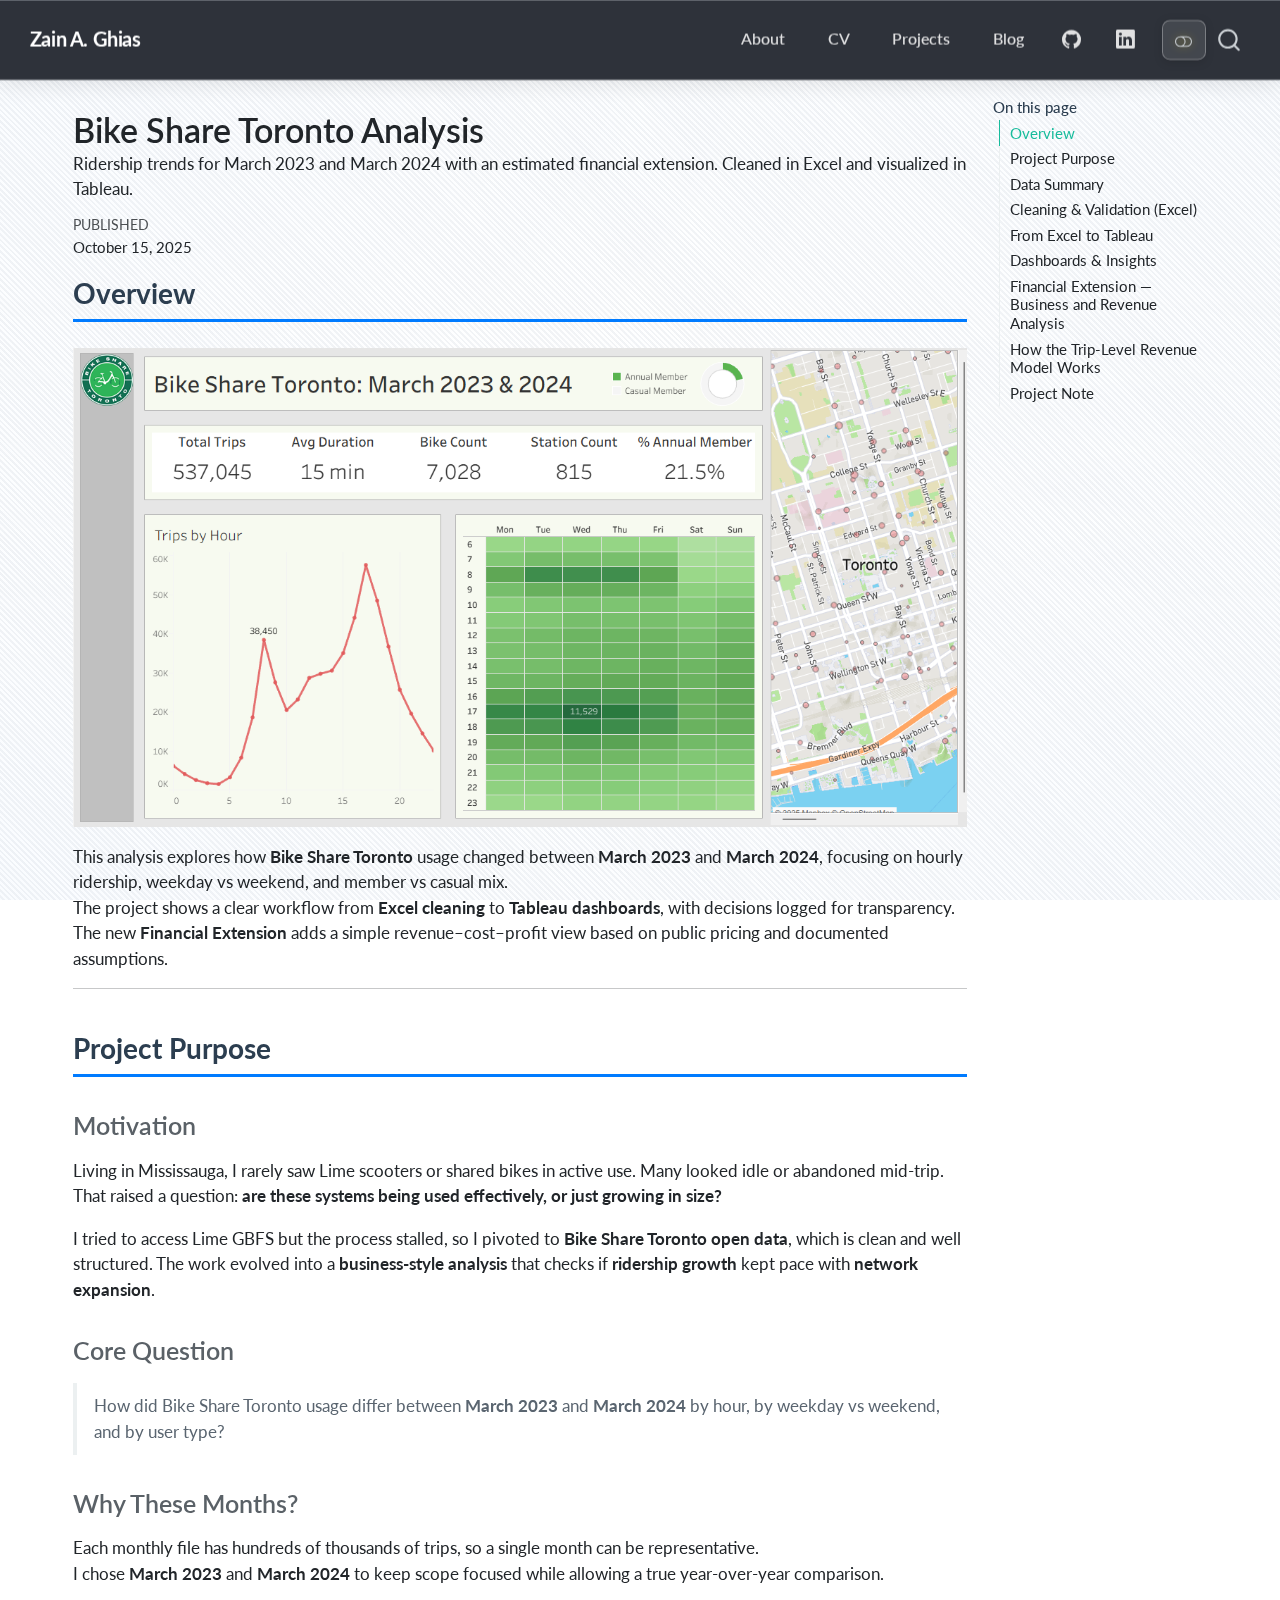
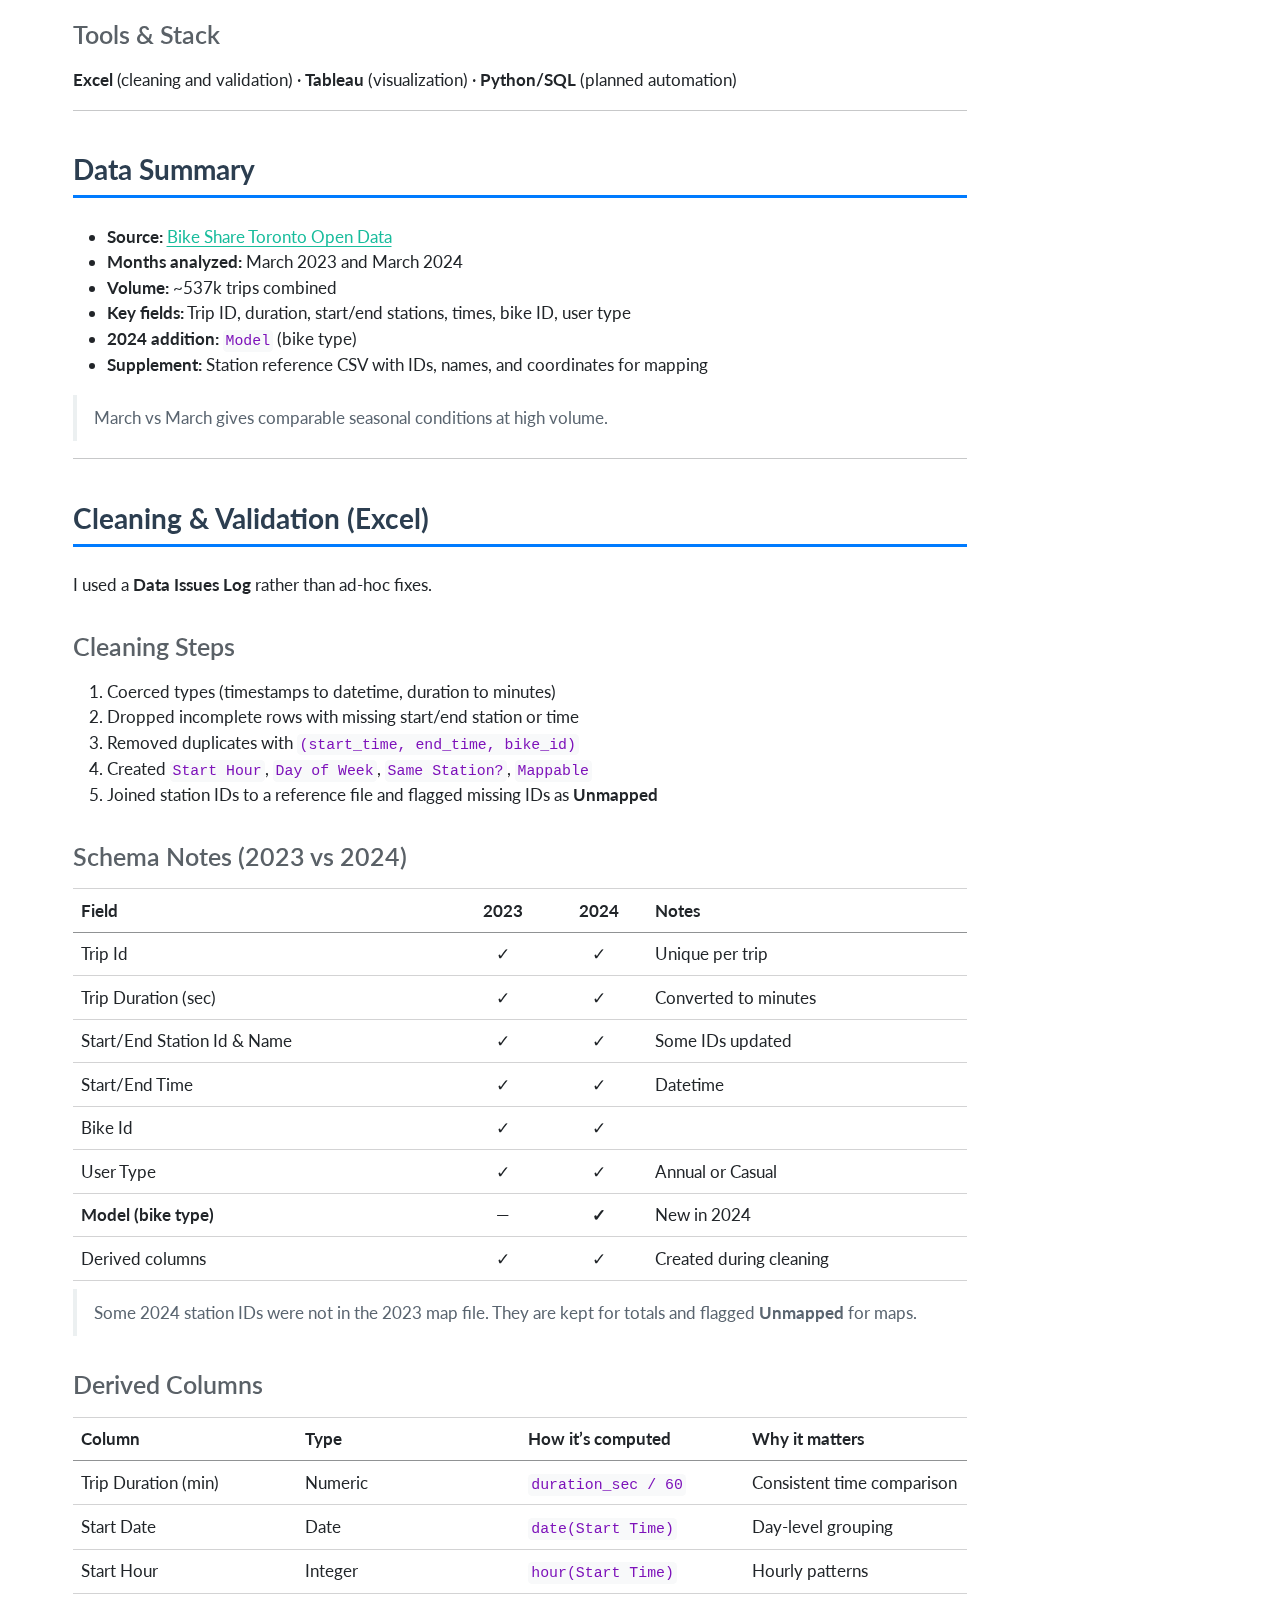
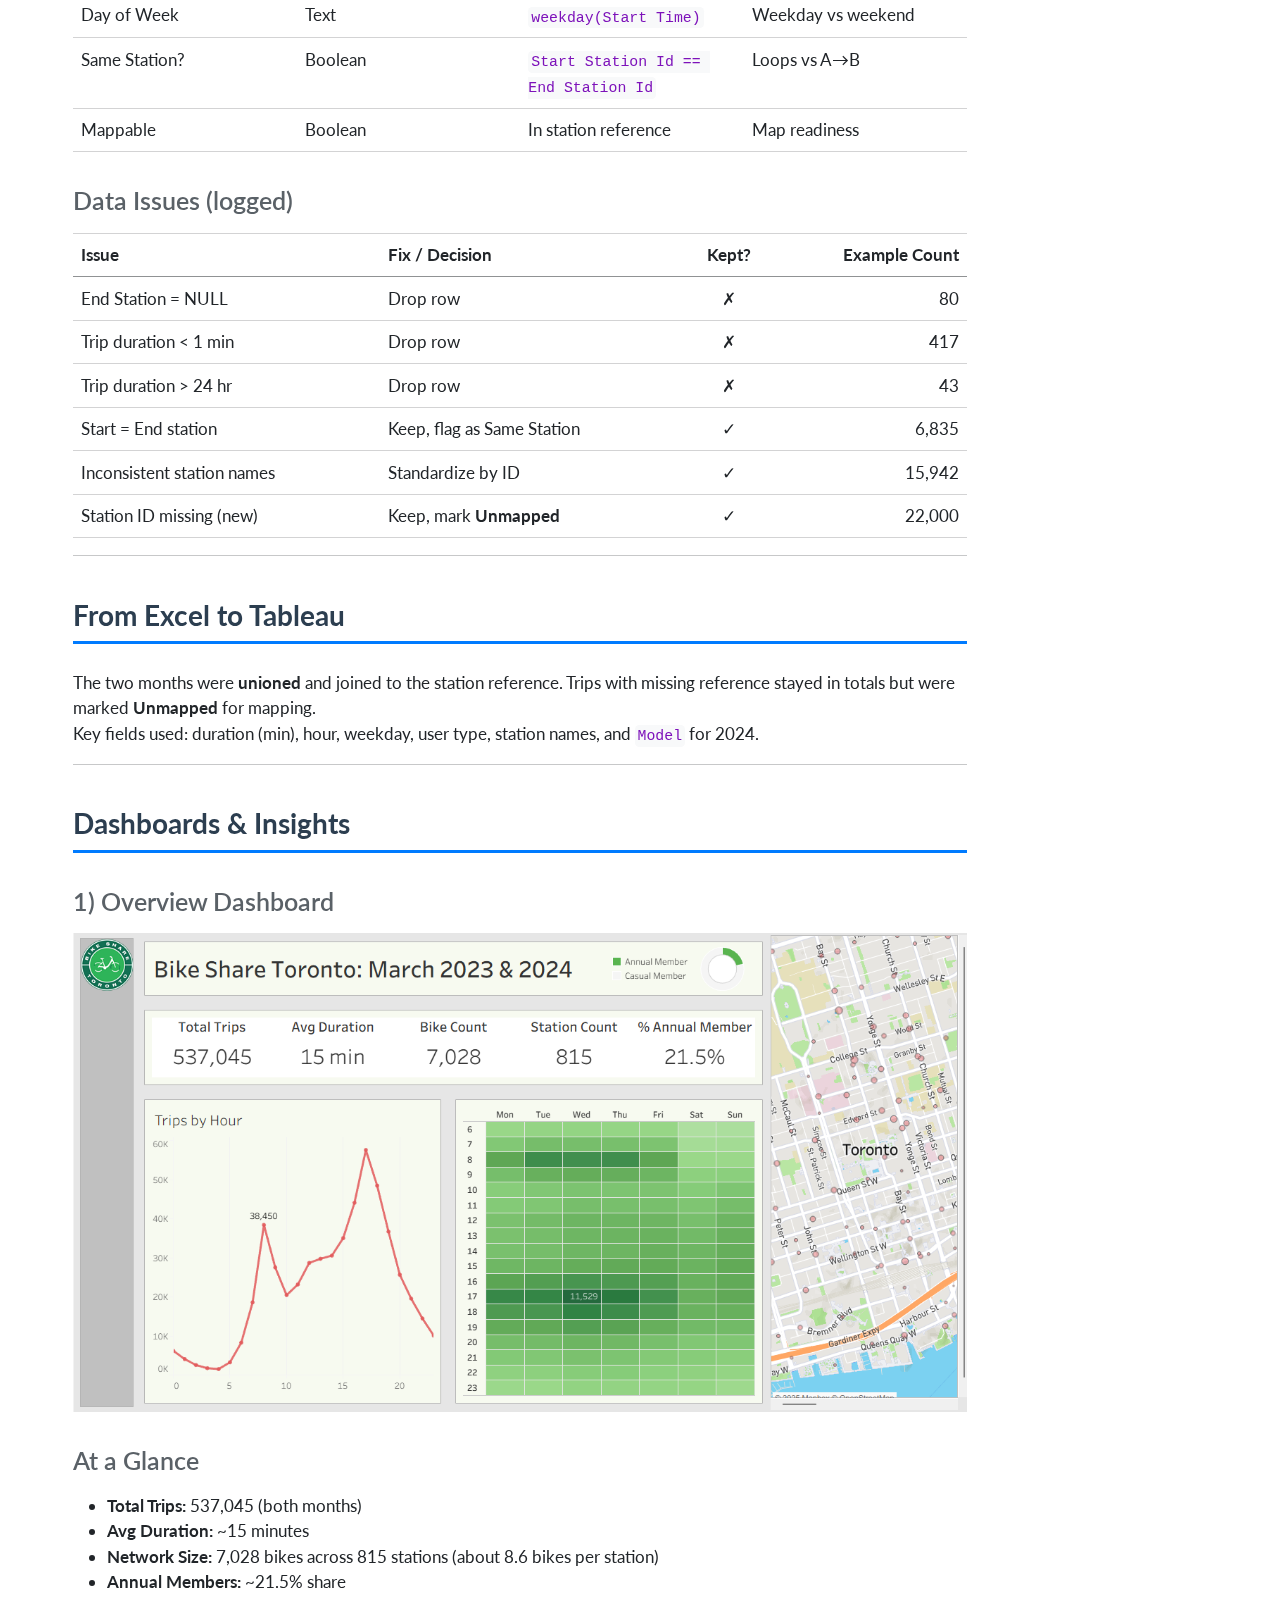
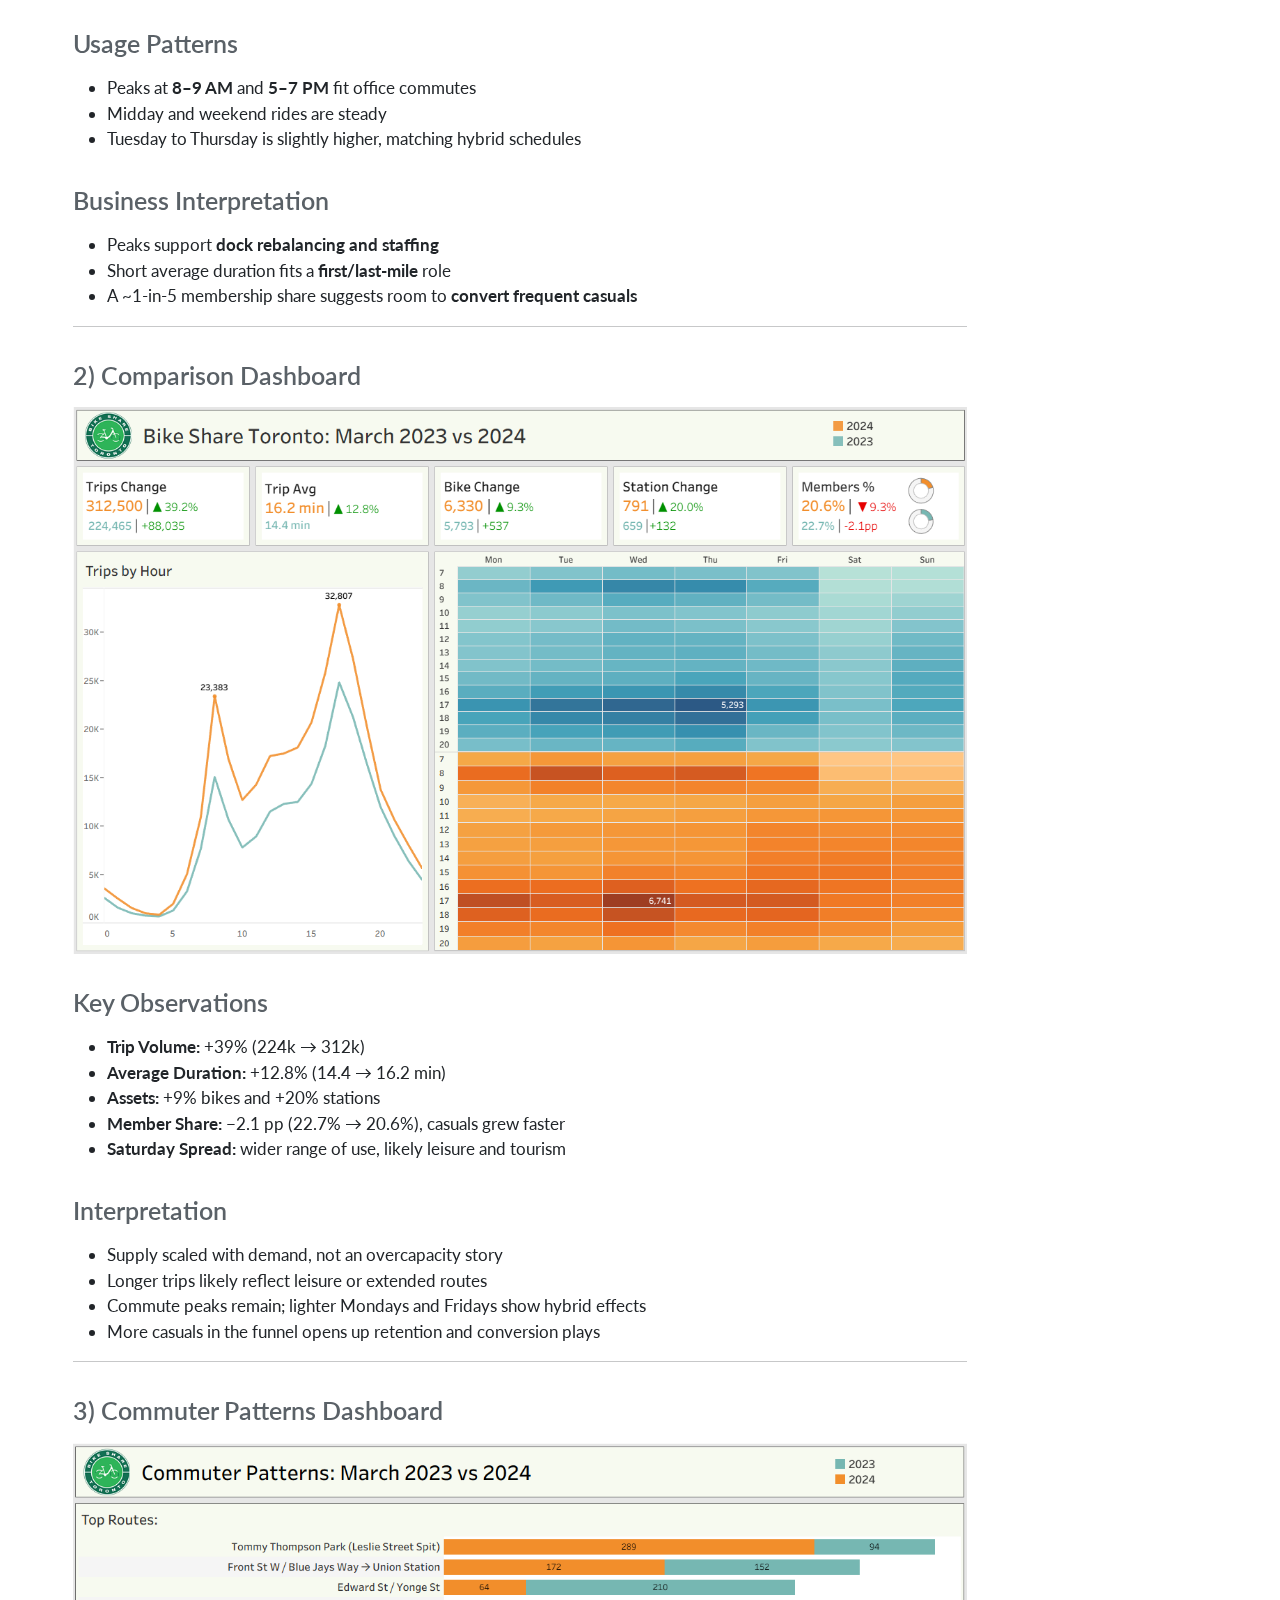
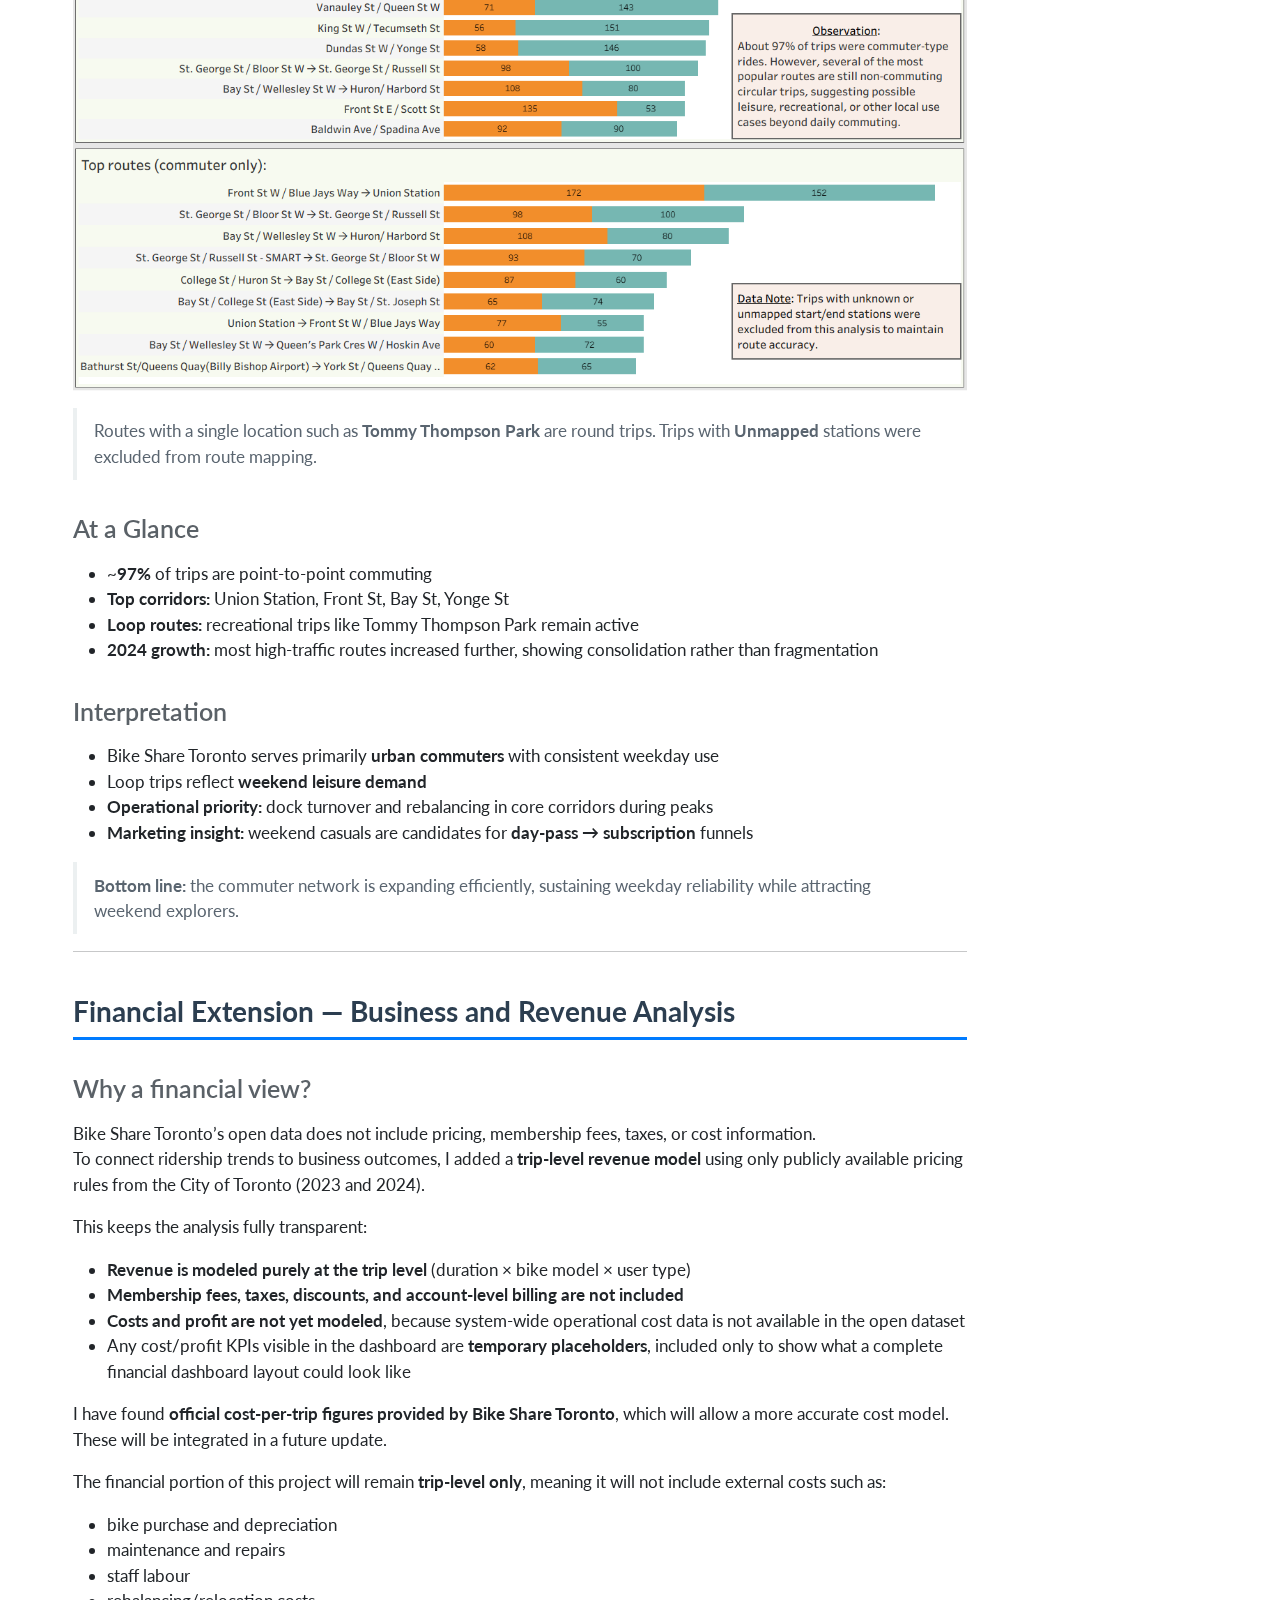
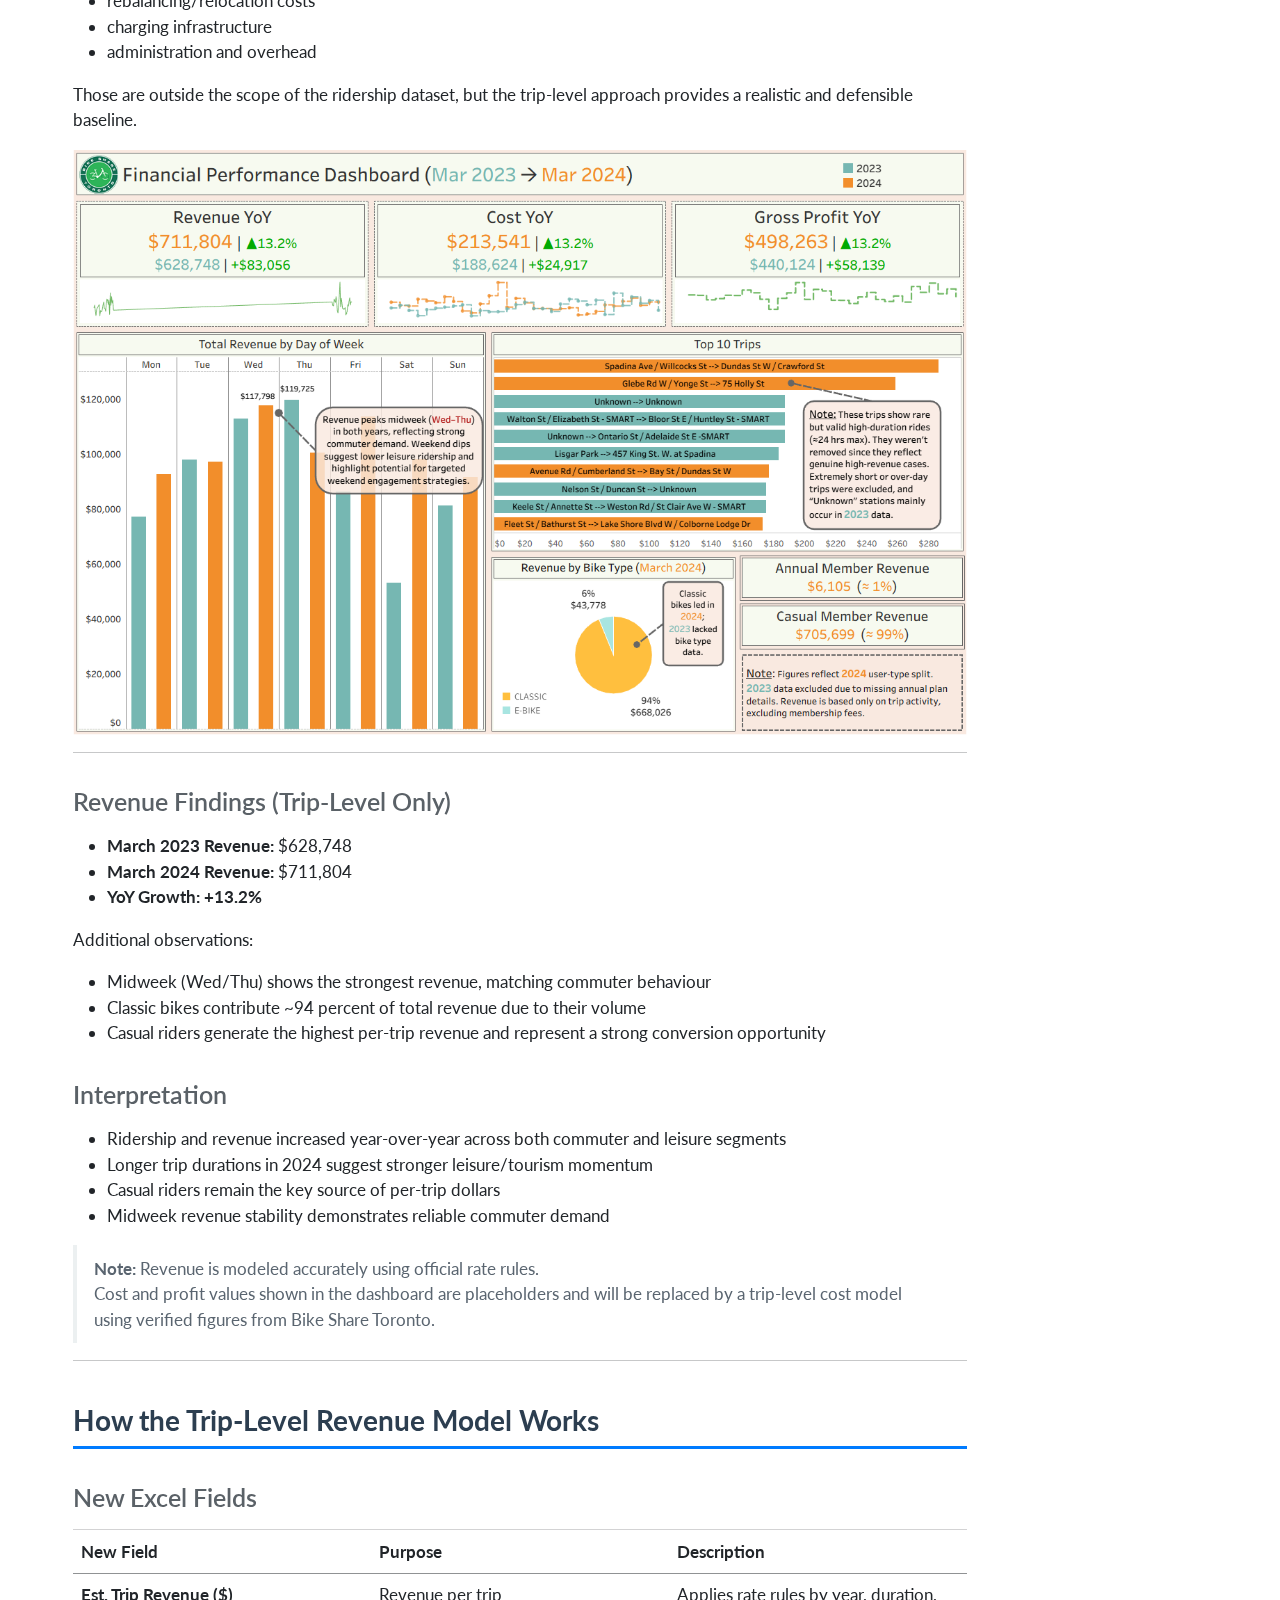
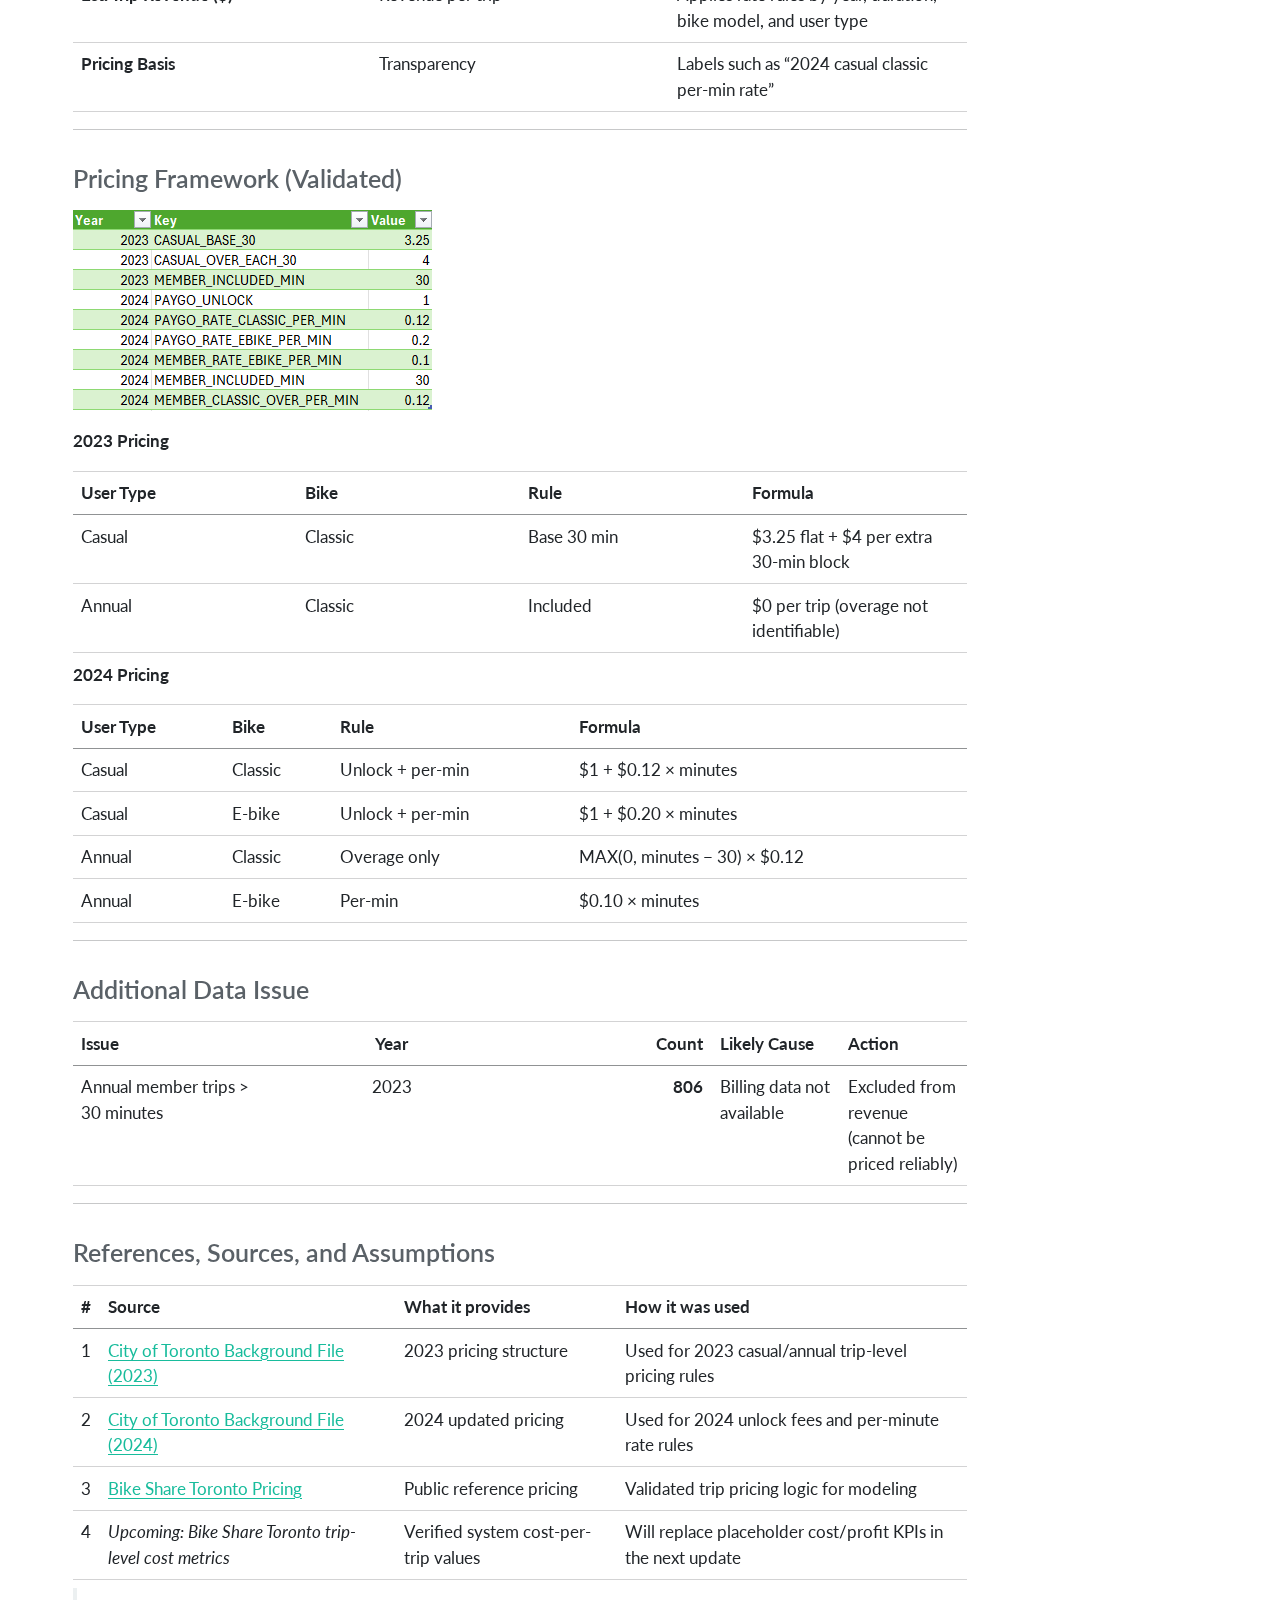
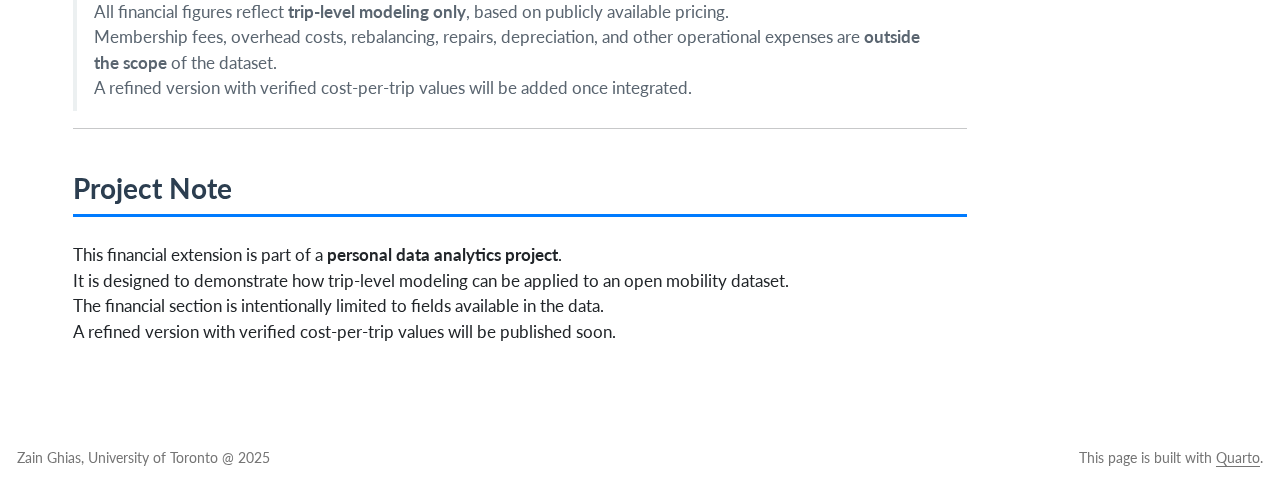
<file: docs/projects/bikeshare/index.html>
<!DOCTYPE html>
<html xmlns="http://www.w3.org/1999/xhtml" lang="en" xml:lang="en"><head>

<meta charset="utf-8">
<meta name="generator" content="quarto-1.7.32">

<meta name="viewport" content="width=device-width, initial-scale=1.0, user-scalable=yes">

<meta name="dcterms.date" content="2025-10-15">
<meta name="description" content="Ridership trends for March 2023 and March 2024 with an estimated financial extension. Cleaned in Excel and visualized in Tableau.">

<title>Bike Share Toronto Analysis – Zain A. Ghias</title>
<style>
code{white-space: pre-wrap;}
span.smallcaps{font-variant: small-caps;}
div.columns{display: flex; gap: min(4vw, 1.5em);}
div.column{flex: auto; overflow-x: auto;}
div.hanging-indent{margin-left: 1.5em; text-indent: -1.5em;}
ul.task-list{list-style: none;}
ul.task-list li input[type="checkbox"] {
  width: 0.8em;
  margin: 0 0.8em 0.2em -1em; /* quarto-specific, see https://github.com/quarto-dev/quarto-cli/issues/4556 */ 
  vertical-align: middle;
}
</style>


<script src="../../site_libs/quarto-nav/quarto-nav.js"></script>
<script src="../../site_libs/quarto-nav/headroom.min.js"></script>
<script src="../../site_libs/clipboard/clipboard.min.js"></script>
<script src="../../site_libs/quarto-search/autocomplete.umd.js"></script>
<script src="../../site_libs/quarto-search/fuse.min.js"></script>
<script src="../../site_libs/quarto-search/quarto-search.js"></script>
<meta name="quarto:offset" content="../../">
<script src="../../site_libs/quarto-html/quarto.js" type="module"></script>
<script src="../../site_libs/quarto-html/tabsets/tabsets.js" type="module"></script>
<script src="../../site_libs/quarto-html/popper.min.js"></script>
<script src="../../site_libs/quarto-html/tippy.umd.min.js"></script>
<script src="../../site_libs/quarto-html/anchor.min.js"></script>
<link href="../../site_libs/quarto-html/tippy.css" rel="stylesheet">
<link href="../../site_libs/quarto-html/quarto-syntax-highlighting-37eea08aefeeee20ff55810ff984fec1.css" rel="stylesheet" class="quarto-color-scheme" id="quarto-text-highlighting-styles">
<link href="../../site_libs/quarto-html/quarto-syntax-highlighting-dark-2fef5ea3f8957b3e4ecc936fc74692ca.css" rel="stylesheet" class="quarto-color-scheme quarto-color-alternate" id="quarto-text-highlighting-styles">
<link href="../../site_libs/quarto-html/quarto-syntax-highlighting-37eea08aefeeee20ff55810ff984fec1.css" rel="stylesheet" class="quarto-color-scheme-extra" id="quarto-text-highlighting-styles">
<script src="../../site_libs/bootstrap/bootstrap.min.js"></script>
<link href="../../site_libs/bootstrap/bootstrap-icons.css" rel="stylesheet">
<link href="../../site_libs/bootstrap/bootstrap-cc63fce9873912f1bbbccf05079cc9ea.min.css" rel="stylesheet" append-hash="true" class="quarto-color-scheme" id="quarto-bootstrap" data-mode="light">
<link href="../../site_libs/bootstrap/bootstrap-dark-08799928d293638fe9563d5c5a2794e5.min.css" rel="stylesheet" append-hash="true" class="quarto-color-scheme quarto-color-alternate" id="quarto-bootstrap" data-mode="dark">
<link href="../../site_libs/bootstrap/bootstrap-cc63fce9873912f1bbbccf05079cc9ea.min.css" rel="stylesheet" append-hash="true" class="quarto-color-scheme-extra" id="quarto-bootstrap" data-mode="light">
<script id="quarto-search-options" type="application/json">{
  "location": "navbar",
  "copy-button": false,
  "collapse-after": 3,
  "panel-placement": "end",
  "type": "overlay",
  "limit": 50,
  "keyboard-shortcut": [
    "f",
    "/",
    "s"
  ],
  "show-item-context": false,
  "language": {
    "search-no-results-text": "No results",
    "search-matching-documents-text": "matching documents",
    "search-copy-link-title": "Copy link to search",
    "search-hide-matches-text": "Hide additional matches",
    "search-more-match-text": "more match in this document",
    "search-more-matches-text": "more matches in this document",
    "search-clear-button-title": "Clear",
    "search-text-placeholder": "",
    "search-detached-cancel-button-title": "Cancel",
    "search-submit-button-title": "Submit",
    "search-label": "Search"
  }
}</script>


<link rel="stylesheet" href="../../styles.css">
</head>

<body class="nav-fixed quarto-light"><script id="quarto-html-before-body" type="application/javascript">
    const toggleBodyColorMode = (bsSheetEl) => {
      const mode = bsSheetEl.getAttribute("data-mode");
      const bodyEl = window.document.querySelector("body");
      if (mode === "dark") {
        bodyEl.classList.add("quarto-dark");
        bodyEl.classList.remove("quarto-light");
      } else {
        bodyEl.classList.add("quarto-light");
        bodyEl.classList.remove("quarto-dark");
      }
    }
    const toggleBodyColorPrimary = () => {
      const bsSheetEl = window.document.querySelector("link#quarto-bootstrap:not([rel=disabled-stylesheet])");
      if (bsSheetEl) {
        toggleBodyColorMode(bsSheetEl);
      }
    }
    const setColorSchemeToggle = (alternate) => {
      const toggles = window.document.querySelectorAll('.quarto-color-scheme-toggle');
      for (let i=0; i < toggles.length; i++) {
        const toggle = toggles[i];
        if (toggle) {
          if (alternate) {
            toggle.classList.add("alternate");
          } else {
            toggle.classList.remove("alternate");
          }
        }
      }
    };
    const toggleColorMode = (alternate) => {
      // Switch the stylesheets
      const primaryStylesheets = window.document.querySelectorAll('link.quarto-color-scheme:not(.quarto-color-alternate)');
      const alternateStylesheets = window.document.querySelectorAll('link.quarto-color-scheme.quarto-color-alternate');
      manageTransitions('#quarto-margin-sidebar .nav-link', false);
      if (alternate) {
        // note: dark is layered on light, we don't disable primary!
        enableStylesheet(alternateStylesheets);
        for (const sheetNode of alternateStylesheets) {
          if (sheetNode.id === "quarto-bootstrap") {
            toggleBodyColorMode(sheetNode);
          }
        }
      } else {
        disableStylesheet(alternateStylesheets);
        enableStylesheet(primaryStylesheets)
        toggleBodyColorPrimary();
      }
      manageTransitions('#quarto-margin-sidebar .nav-link', true);
      // Switch the toggles
      setColorSchemeToggle(alternate)
      // Hack to workaround the fact that safari doesn't
      // properly recolor the scrollbar when toggling (#1455)
      if (navigator.userAgent.indexOf('Safari') > 0 && navigator.userAgent.indexOf('Chrome') == -1) {
        manageTransitions("body", false);
        window.scrollTo(0, 1);
        setTimeout(() => {
          window.scrollTo(0, 0);
          manageTransitions("body", true);
        }, 40);
      }
    }
    const disableStylesheet = (stylesheets) => {
      for (let i=0; i < stylesheets.length; i++) {
        const stylesheet = stylesheets[i];
        stylesheet.rel = 'disabled-stylesheet';
      }
    }
    const enableStylesheet = (stylesheets) => {
      for (let i=0; i < stylesheets.length; i++) {
        const stylesheet = stylesheets[i];
        if(stylesheet.rel !== 'stylesheet') { // for Chrome, which will still FOUC without this check
          stylesheet.rel = 'stylesheet';
        }
      }
    }
    const manageTransitions = (selector, allowTransitions) => {
      const els = window.document.querySelectorAll(selector);
      for (let i=0; i < els.length; i++) {
        const el = els[i];
        if (allowTransitions) {
          el.classList.remove('notransition');
        } else {
          el.classList.add('notransition');
        }
      }
    }
    const isFileUrl = () => {
      return window.location.protocol === 'file:';
    }
    const hasAlternateSentinel = () => {
      let styleSentinel = getColorSchemeSentinel();
      if (styleSentinel !== null) {
        return styleSentinel === "alternate";
      } else {
        return false;
      }
    }
    const setStyleSentinel = (alternate) => {
      const value = alternate ? "alternate" : "default";
      if (!isFileUrl()) {
        window.localStorage.setItem("quarto-color-scheme", value);
      } else {
        localAlternateSentinel = value;
      }
    }
    const getColorSchemeSentinel = () => {
      if (!isFileUrl()) {
        const storageValue = window.localStorage.getItem("quarto-color-scheme");
        return storageValue != null ? storageValue : localAlternateSentinel;
      } else {
        return localAlternateSentinel;
      }
    }
    const toggleGiscusIfUsed = (isAlternate, darkModeDefault) => {
      const baseTheme = document.querySelector('#giscus-base-theme')?.value ?? 'light';
      const alternateTheme = document.querySelector('#giscus-alt-theme')?.value ?? 'dark';
      let newTheme = '';
      if(authorPrefersDark) {
        newTheme = isAlternate ? baseTheme : alternateTheme;
      } else {
        newTheme = isAlternate ? alternateTheme : baseTheme;
      }
      const changeGiscusTheme = () => {
        // From: https://github.com/giscus/giscus/issues/336
        const sendMessage = (message) => {
          const iframe = document.querySelector('iframe.giscus-frame');
          if (!iframe) return;
          iframe.contentWindow.postMessage({ giscus: message }, 'https://giscus.app');
        }
        sendMessage({
          setConfig: {
            theme: newTheme
          }
        });
      }
      const isGiscussLoaded = window.document.querySelector('iframe.giscus-frame') !== null;
      if (isGiscussLoaded) {
        changeGiscusTheme();
      }
    };
    const authorPrefersDark = false;
    const darkModeDefault = authorPrefersDark;
      document.querySelector('link#quarto-text-highlighting-styles.quarto-color-scheme-extra').rel = 'disabled-stylesheet';
      document.querySelector('link#quarto-bootstrap.quarto-color-scheme-extra').rel = 'disabled-stylesheet';
    let localAlternateSentinel = darkModeDefault ? 'alternate' : 'default';
    // Dark / light mode switch
    window.quartoToggleColorScheme = () => {
      // Read the current dark / light value
      let toAlternate = !hasAlternateSentinel();
      toggleColorMode(toAlternate);
      setStyleSentinel(toAlternate);
      toggleGiscusIfUsed(toAlternate, darkModeDefault);
      window.dispatchEvent(new Event('resize'));
    };
    // Switch to dark mode if need be
    if (hasAlternateSentinel()) {
      toggleColorMode(true);
    } else {
      toggleColorMode(false);
    }
  </script>

<div id="quarto-search-results"></div>
  <header id="quarto-header" class="headroom fixed-top">
    <nav class="navbar navbar-expand-lg " data-bs-theme="dark">
      <div class="navbar-container container-fluid">
      <div class="navbar-brand-container mx-auto">
    <a class="navbar-brand" href="../../index.html">
    <span class="navbar-title">Zain A. Ghias</span>
    </a>
  </div>
            <div id="quarto-search" class="" title="Search"></div>
          <button class="navbar-toggler" type="button" data-bs-toggle="collapse" data-bs-target="#navbarCollapse" aria-controls="navbarCollapse" role="menu" aria-expanded="false" aria-label="Toggle navigation" onclick="if (window.quartoToggleHeadroom) { window.quartoToggleHeadroom(); }">
  <span class="navbar-toggler-icon"></span>
</button>
          <div class="collapse navbar-collapse" id="navbarCollapse">
            <ul class="navbar-nav navbar-nav-scroll ms-auto">
  <li class="nav-item">
    <a class="nav-link" href="../../index.html"> 
<span class="menu-text">About</span></a>
  </li>  
  <li class="nav-item">
    <a class="nav-link" href="../../resume.html"> 
<span class="menu-text">CV</span></a>
  </li>  
  <li class="nav-item">
    <a class="nav-link" href="../../projects.html"> 
<span class="menu-text">Projects</span></a>
  </li>  
  <li class="nav-item">
    <a class="nav-link" href="../../blog.html"> 
<span class="menu-text">Blog</span></a>
  </li>  
  <li class="nav-item compact">
    <a class="nav-link" href="https://github.com/Zain-Ghias"> <i class="bi bi-github" role="img">
</i> 
<span class="menu-text"></span></a>
  </li>  
  <li class="nav-item compact">
    <a class="nav-link" href="https://www.linkedin.com/in/zain-ghias/"> <i class="bi bi-linkedin" role="img">
</i> 
<span class="menu-text"></span></a>
  </li>  
</ul>
          </div> <!-- /navcollapse -->
            <div class="quarto-navbar-tools">
  <a href="" class="quarto-color-scheme-toggle quarto-navigation-tool  px-1" onclick="window.quartoToggleColorScheme(); return false;" title="Toggle dark mode"><i class="bi"></i></a>
</div>
      </div> <!-- /container-fluid -->
    </nav>
</header>
<!-- content -->
<div id="quarto-content" class="quarto-container page-columns page-rows-contents page-layout-full page-navbar">
<!-- sidebar -->
<!-- margin-sidebar -->
    <div id="quarto-margin-sidebar" class="sidebar margin-sidebar">
        <nav id="TOC" role="doc-toc" class="toc-active">
    <h2 id="toc-title">On this page</h2>
   
  <ul>
  <li><a href="#overview" id="toc-overview" class="nav-link active" data-scroll-target="#overview">Overview</a></li>
  <li><a href="#project-purpose" id="toc-project-purpose" class="nav-link" data-scroll-target="#project-purpose">Project Purpose</a>
  <ul class="collapse">
  <li><a href="#motivation" id="toc-motivation" class="nav-link" data-scroll-target="#motivation">Motivation</a></li>
  <li><a href="#core-question" id="toc-core-question" class="nav-link" data-scroll-target="#core-question">Core Question</a></li>
  <li><a href="#why-these-months" id="toc-why-these-months" class="nav-link" data-scroll-target="#why-these-months">Why These Months?</a></li>
  <li><a href="#tools-stack" id="toc-tools-stack" class="nav-link" data-scroll-target="#tools-stack">Tools &amp; Stack</a></li>
  </ul></li>
  <li><a href="#data-summary" id="toc-data-summary" class="nav-link" data-scroll-target="#data-summary">Data Summary</a></li>
  <li><a href="#cleaning-validation-excel" id="toc-cleaning-validation-excel" class="nav-link" data-scroll-target="#cleaning-validation-excel">Cleaning &amp; Validation (Excel)</a>
  <ul class="collapse">
  <li><a href="#cleaning-steps" id="toc-cleaning-steps" class="nav-link" data-scroll-target="#cleaning-steps">Cleaning Steps</a></li>
  <li><a href="#schema-notes-2023-vs-2024" id="toc-schema-notes-2023-vs-2024" class="nav-link" data-scroll-target="#schema-notes-2023-vs-2024">Schema Notes (2023 vs 2024)</a></li>
  <li><a href="#derived-columns" id="toc-derived-columns" class="nav-link" data-scroll-target="#derived-columns">Derived Columns</a></li>
  <li><a href="#data-issues-logged" id="toc-data-issues-logged" class="nav-link" data-scroll-target="#data-issues-logged">Data Issues (logged)</a></li>
  </ul></li>
  <li><a href="#from-excel-to-tableau" id="toc-from-excel-to-tableau" class="nav-link" data-scroll-target="#from-excel-to-tableau">From Excel to Tableau</a></li>
  <li><a href="#dashboards-insights" id="toc-dashboards-insights" class="nav-link" data-scroll-target="#dashboards-insights">Dashboards &amp; Insights</a>
  <ul class="collapse">
  <li><a href="#overview-dashboard" id="toc-overview-dashboard" class="nav-link" data-scroll-target="#overview-dashboard">1) Overview Dashboard</a></li>
  <li><a href="#at-a-glance" id="toc-at-a-glance" class="nav-link" data-scroll-target="#at-a-glance">At a Glance</a></li>
  <li><a href="#usage-patterns" id="toc-usage-patterns" class="nav-link" data-scroll-target="#usage-patterns">Usage Patterns</a></li>
  <li><a href="#business-interpretation" id="toc-business-interpretation" class="nav-link" data-scroll-target="#business-interpretation">Business Interpretation</a></li>
  <li><a href="#comparison-dashboard" id="toc-comparison-dashboard" class="nav-link" data-scroll-target="#comparison-dashboard">2) Comparison Dashboard</a></li>
  <li><a href="#key-observations" id="toc-key-observations" class="nav-link" data-scroll-target="#key-observations">Key Observations</a></li>
  <li><a href="#interpretation" id="toc-interpretation" class="nav-link" data-scroll-target="#interpretation">Interpretation</a></li>
  <li><a href="#commuter-patterns-dashboard" id="toc-commuter-patterns-dashboard" class="nav-link" data-scroll-target="#commuter-patterns-dashboard">3) Commuter Patterns Dashboard</a></li>
  <li><a href="#at-a-glance-1" id="toc-at-a-glance-1" class="nav-link" data-scroll-target="#at-a-glance-1">At a Glance</a></li>
  <li><a href="#interpretation-1" id="toc-interpretation-1" class="nav-link" data-scroll-target="#interpretation-1">Interpretation</a></li>
  </ul></li>
  <li><a href="#financial-extension-business-and-revenue-analysis" id="toc-financial-extension-business-and-revenue-analysis" class="nav-link" data-scroll-target="#financial-extension-business-and-revenue-analysis">Financial Extension — Business and Revenue Analysis</a>
  <ul class="collapse">
  <li><a href="#why-a-financial-view" id="toc-why-a-financial-view" class="nav-link" data-scroll-target="#why-a-financial-view">Why a financial view?</a></li>
  <li><a href="#revenue-findings-trip-level-only" id="toc-revenue-findings-trip-level-only" class="nav-link" data-scroll-target="#revenue-findings-trip-level-only">Revenue Findings (Trip-Level Only)</a></li>
  <li><a href="#interpretation-2" id="toc-interpretation-2" class="nav-link" data-scroll-target="#interpretation-2">Interpretation</a></li>
  </ul></li>
  <li><a href="#how-the-trip-level-revenue-model-works" id="toc-how-the-trip-level-revenue-model-works" class="nav-link" data-scroll-target="#how-the-trip-level-revenue-model-works">How the Trip-Level Revenue Model Works</a>
  <ul class="collapse">
  <li><a href="#new-excel-fields" id="toc-new-excel-fields" class="nav-link" data-scroll-target="#new-excel-fields">New Excel Fields</a></li>
  <li><a href="#pricing-framework-validated" id="toc-pricing-framework-validated" class="nav-link" data-scroll-target="#pricing-framework-validated">Pricing Framework (Validated)</a></li>
  <li><a href="#additional-data-issue" id="toc-additional-data-issue" class="nav-link" data-scroll-target="#additional-data-issue">Additional Data Issue</a></li>
  <li><a href="#references-sources-and-assumptions" id="toc-references-sources-and-assumptions" class="nav-link" data-scroll-target="#references-sources-and-assumptions">References, Sources, and Assumptions</a></li>
  </ul></li>
  <li><a href="#project-note" id="toc-project-note" class="nav-link" data-scroll-target="#project-note">Project Note</a></li>
  </ul>
</nav>
    </div>
<!-- main -->
<main class="content column-page-left" id="quarto-document-content">


<header id="title-block-header" class="quarto-title-block default">
<div class="quarto-title">
<h1 class="title">Bike Share Toronto Analysis</h1>
</div>

<div>
  <div class="description">
    Ridership trends for March 2023 and March 2024 with an estimated financial extension. Cleaned in Excel and visualized in Tableau.
  </div>
</div>


<div class="quarto-title-meta column-page-left">

    
    <div>
    <div class="quarto-title-meta-heading">Published</div>
    <div class="quarto-title-meta-contents">
      <p class="date">October 15, 2025</p>
    </div>
  </div>
  
    
  </div>
  


</header>


<section id="overview" class="level2">
<h2 class="anchored" data-anchor-id="overview">Overview</h2>
<p><img src="images/OverviewDashboard.png" class="img-fluid" data-fig-cap="Overview Dashboard: key KPIs, hourly usage, and station activity (Mar 2023 vs Mar 2024)"></p>
<p>This analysis explores how <strong>Bike Share Toronto</strong> usage changed between <strong>March 2023</strong> and <strong>March 2024</strong>, focusing on hourly ridership, weekday vs weekend, and member vs casual mix.<br>
The project shows a clear workflow from <strong>Excel cleaning</strong> to <strong>Tableau dashboards</strong>, with decisions logged for transparency. The new <strong>Financial Extension</strong> adds a simple revenue–cost–profit view based on public pricing and documented assumptions.</p>
<hr>
</section>
<section id="project-purpose" class="level2">
<h2 class="anchored" data-anchor-id="project-purpose">Project Purpose</h2>
<section id="motivation" class="level3">
<h3 class="anchored" data-anchor-id="motivation">Motivation</h3>
<p>Living in Mississauga, I rarely saw Lime scooters or shared bikes in active use. Many looked idle or abandoned mid-trip.<br>
That raised a question: <strong>are these systems being used effectively, or just growing in size?</strong></p>
<p>I tried to access Lime GBFS but the process stalled, so I pivoted to <strong>Bike Share Toronto open data</strong>, which is clean and well structured. The work evolved into a <strong>business-style analysis</strong> that checks if <strong>ridership growth</strong> kept pace with <strong>network expansion</strong>.</p>
</section>
<section id="core-question" class="level3">
<h3 class="anchored" data-anchor-id="core-question">Core Question</h3>
<blockquote class="blockquote">
<p>How did Bike Share Toronto usage differ between <strong>March 2023</strong> and <strong>March 2024</strong> by hour, by weekday vs weekend, and by user type?</p>
</blockquote>
</section>
<section id="why-these-months" class="level3">
<h3 class="anchored" data-anchor-id="why-these-months">Why These Months?</h3>
<p>Each monthly file has hundreds of thousands of trips, so a single month can be representative.<br>
I chose <strong>March 2023</strong> and <strong>March 2024</strong> to keep scope focused while allowing a true year-over-year comparison.</p>
</section>
<section id="tools-stack" class="level3">
<h3 class="anchored" data-anchor-id="tools-stack">Tools &amp; Stack</h3>
<p><strong>Excel</strong> (cleaning and validation) · <strong>Tableau</strong> (visualization) · <strong>Python/SQL</strong> (planned automation)</p>
<hr>
</section>
</section>
<section id="data-summary" class="level2">
<h2 class="anchored" data-anchor-id="data-summary">Data Summary</h2>
<ul>
<li><strong>Source:</strong> <a href="https://open.toronto.ca/dataset/bike-share-toronto-ridership-data/">Bike Share Toronto Open Data</a></li>
<li><strong>Months analyzed:</strong> March 2023 and March 2024<br>
</li>
<li><strong>Volume:</strong> ~537k trips combined<br>
</li>
<li><strong>Key fields:</strong> Trip ID, duration, start/end stations, times, bike ID, user type<br>
</li>
<li><strong>2024 addition:</strong> <code>Model</code> (bike type)<br>
</li>
<li><strong>Supplement:</strong> Station reference CSV with IDs, names, and coordinates for mapping</li>
</ul>
<blockquote class="blockquote">
<p>March vs March gives comparable seasonal conditions at high volume.</p>
</blockquote>
<hr>
</section>
<section id="cleaning-validation-excel" class="level2">
<h2 class="anchored" data-anchor-id="cleaning-validation-excel">Cleaning &amp; Validation (Excel)</h2>
<p>I used a <strong>Data Issues Log</strong> rather than ad-hoc fixes.</p>
<section id="cleaning-steps" class="level3">
<h3 class="anchored" data-anchor-id="cleaning-steps">Cleaning Steps</h3>
<ol type="1">
<li>Coerced types (timestamps to datetime, duration to minutes)<br>
</li>
<li>Dropped incomplete rows with missing start/end station or time<br>
</li>
<li>Removed duplicates with <code>(start_time, end_time, bike_id)</code><br>
</li>
<li>Created <code>Start Hour</code>, <code>Day of Week</code>, <code>Same Station?</code>, <code>Mappable</code><br>
</li>
<li>Joined station IDs to a reference file and flagged missing IDs as <strong>Unmapped</strong></li>
</ol>
</section>
<section id="schema-notes-2023-vs-2024" class="level3">
<h3 class="anchored" data-anchor-id="schema-notes-2023-vs-2024">Schema Notes (2023 vs 2024)</h3>
<table class="caption-top table">
<thead>
<tr class="header">
<th style="text-align: left;">Field</th>
<th style="text-align: center;">2023</th>
<th style="text-align: center;">2024</th>
<th>Notes</th>
</tr>
</thead>
<tbody>
<tr class="odd">
<td style="text-align: left;">Trip Id</td>
<td style="text-align: center;">✓</td>
<td style="text-align: center;">✓</td>
<td>Unique per trip</td>
</tr>
<tr class="even">
<td style="text-align: left;">Trip Duration (sec)</td>
<td style="text-align: center;">✓</td>
<td style="text-align: center;">✓</td>
<td>Converted to minutes</td>
</tr>
<tr class="odd">
<td style="text-align: left;">Start/End Station Id &amp; Name</td>
<td style="text-align: center;">✓</td>
<td style="text-align: center;">✓</td>
<td>Some IDs updated</td>
</tr>
<tr class="even">
<td style="text-align: left;">Start/End Time</td>
<td style="text-align: center;">✓</td>
<td style="text-align: center;">✓</td>
<td>Datetime</td>
</tr>
<tr class="odd">
<td style="text-align: left;">Bike Id</td>
<td style="text-align: center;">✓</td>
<td style="text-align: center;">✓</td>
<td></td>
</tr>
<tr class="even">
<td style="text-align: left;">User Type</td>
<td style="text-align: center;">✓</td>
<td style="text-align: center;">✓</td>
<td>Annual or Casual</td>
</tr>
<tr class="odd">
<td style="text-align: left;"><strong>Model (bike type)</strong></td>
<td style="text-align: center;">—</td>
<td style="text-align: center;"><strong>✓</strong></td>
<td>New in 2024</td>
</tr>
<tr class="even">
<td style="text-align: left;">Derived columns</td>
<td style="text-align: center;">✓</td>
<td style="text-align: center;">✓</td>
<td>Created during cleaning</td>
</tr>
</tbody>
</table>
<blockquote class="blockquote">
<p>Some 2024 station IDs were not in the 2023 map file. They are kept for totals and flagged <strong>Unmapped</strong> for maps.</p>
</blockquote>
</section>
<section id="derived-columns" class="level3">
<h3 class="anchored" data-anchor-id="derived-columns">Derived Columns</h3>
<table class="caption-top table">
<colgroup>
<col style="width: 25%">
<col style="width: 25%">
<col style="width: 25%">
<col style="width: 25%">
</colgroup>
<thead>
<tr class="header">
<th style="text-align: left;">Column</th>
<th style="text-align: left;">Type</th>
<th style="text-align: left;">How it’s computed</th>
<th style="text-align: left;">Why it matters</th>
</tr>
</thead>
<tbody>
<tr class="odd">
<td style="text-align: left;">Trip Duration (min)</td>
<td style="text-align: left;">Numeric</td>
<td style="text-align: left;"><code>duration_sec / 60</code></td>
<td style="text-align: left;">Consistent time comparison</td>
</tr>
<tr class="even">
<td style="text-align: left;">Start Date</td>
<td style="text-align: left;">Date</td>
<td style="text-align: left;"><code>date(Start Time)</code></td>
<td style="text-align: left;">Day-level grouping</td>
</tr>
<tr class="odd">
<td style="text-align: left;">Start Hour</td>
<td style="text-align: left;">Integer</td>
<td style="text-align: left;"><code>hour(Start Time)</code></td>
<td style="text-align: left;">Hourly patterns</td>
</tr>
<tr class="even">
<td style="text-align: left;">Day of Week</td>
<td style="text-align: left;">Text</td>
<td style="text-align: left;"><code>weekday(Start Time)</code></td>
<td style="text-align: left;">Weekday vs weekend</td>
</tr>
<tr class="odd">
<td style="text-align: left;">Same Station?</td>
<td style="text-align: left;">Boolean</td>
<td style="text-align: left;"><code>Start Station Id == End Station Id</code></td>
<td style="text-align: left;">Loops vs A→B</td>
</tr>
<tr class="even">
<td style="text-align: left;">Mappable</td>
<td style="text-align: left;">Boolean</td>
<td style="text-align: left;">In station reference</td>
<td style="text-align: left;">Map readiness</td>
</tr>
</tbody>
</table>
</section>
<section id="data-issues-logged" class="level3">
<h3 class="anchored" data-anchor-id="data-issues-logged">Data Issues (logged)</h3>
<table class="caption-top table">
<thead>
<tr class="header">
<th style="text-align: left;">Issue</th>
<th>Fix / Decision</th>
<th style="text-align: center;">Kept?</th>
<th style="text-align: right;">Example Count</th>
</tr>
</thead>
<tbody>
<tr class="odd">
<td style="text-align: left;">End Station = NULL</td>
<td>Drop row</td>
<td style="text-align: center;">✗</td>
<td style="text-align: right;">80</td>
</tr>
<tr class="even">
<td style="text-align: left;">Trip duration &lt; 1 min</td>
<td>Drop row</td>
<td style="text-align: center;">✗</td>
<td style="text-align: right;">417</td>
</tr>
<tr class="odd">
<td style="text-align: left;">Trip duration &gt; 24 hr</td>
<td>Drop row</td>
<td style="text-align: center;">✗</td>
<td style="text-align: right;">43</td>
</tr>
<tr class="even">
<td style="text-align: left;">Start = End station</td>
<td>Keep, flag as Same Station</td>
<td style="text-align: center;">✓</td>
<td style="text-align: right;">6,835</td>
</tr>
<tr class="odd">
<td style="text-align: left;">Inconsistent station names</td>
<td>Standardize by ID</td>
<td style="text-align: center;">✓</td>
<td style="text-align: right;">15,942</td>
</tr>
<tr class="even">
<td style="text-align: left;">Station ID missing (new)</td>
<td>Keep, mark <strong>Unmapped</strong></td>
<td style="text-align: center;">✓</td>
<td style="text-align: right;">22,000</td>
</tr>
</tbody>
</table>
<hr>
</section>
</section>
<section id="from-excel-to-tableau" class="level2">
<h2 class="anchored" data-anchor-id="from-excel-to-tableau">From Excel to Tableau</h2>
<p>The two months were <strong>unioned</strong> and joined to the station reference. Trips with missing reference stayed in totals but were marked <strong>Unmapped</strong> for mapping.<br>
Key fields used: duration (min), hour, weekday, user type, station names, and <code>Model</code> for 2024.</p>
<hr>
</section>
<section id="dashboards-insights" class="level2">
<h2 class="anchored" data-anchor-id="dashboards-insights">Dashboards &amp; Insights</h2>
<section id="overview-dashboard" class="level3">
<h3 class="anchored" data-anchor-id="overview-dashboard">1) Overview Dashboard</h3>
<p><img src="images/OverviewDashboard.png" class="img-fluid" data-fig-cap="Overview: total ridership, network stats, and hourly demand (Mar 2023 and Mar 2024 combined)"></p>
</section>
<section id="at-a-glance" class="level3">
<h3 class="anchored" data-anchor-id="at-a-glance">At a Glance</h3>
<ul>
<li><strong>Total Trips:</strong> 537,045 (both months)<br>
</li>
<li><strong>Avg Duration:</strong> ~15 minutes<br>
</li>
<li><strong>Network Size:</strong> 7,028 bikes across 815 stations (about 8.6 bikes per station)<br>
</li>
<li><strong>Annual Members:</strong> ~21.5% share</li>
</ul>
</section>
<section id="usage-patterns" class="level3">
<h3 class="anchored" data-anchor-id="usage-patterns">Usage Patterns</h3>
<ul>
<li>Peaks at <strong>8–9 AM</strong> and <strong>5–7 PM</strong> fit office commutes<br>
</li>
<li>Midday and weekend rides are steady<br>
</li>
<li>Tuesday to Thursday is slightly higher, matching hybrid schedules</li>
</ul>
</section>
<section id="business-interpretation" class="level3">
<h3 class="anchored" data-anchor-id="business-interpretation">Business Interpretation</h3>
<ul>
<li>Peaks support <strong>dock rebalancing and staffing</strong><br>
</li>
<li>Short average duration fits a <strong>first/last-mile</strong> role<br>
</li>
<li>A ~1-in-5 membership share suggests room to <strong>convert frequent casuals</strong></li>
</ul>
<hr>
</section>
<section id="comparison-dashboard" class="level3">
<h3 class="anchored" data-anchor-id="comparison-dashboard">2) Comparison Dashboard</h3>
<p><img src="images/ComparisonDashboard.png" class="img-fluid" data-fig-cap="Comparison: hourly and weekday trends (2023 teal vs 2024 orange)"></p>
</section>
<section id="key-observations" class="level3">
<h3 class="anchored" data-anchor-id="key-observations">Key Observations</h3>
<ul>
<li><strong>Trip Volume:</strong> +39% (224k → 312k)<br>
</li>
<li><strong>Average Duration:</strong> +12.8% (14.4 → 16.2 min)<br>
</li>
<li><strong>Assets:</strong> +9% bikes and +20% stations<br>
</li>
<li><strong>Member Share:</strong> −2.1 pp (22.7% → 20.6%), casuals grew faster<br>
</li>
<li><strong>Saturday Spread:</strong> wider range of use, likely leisure and tourism</li>
</ul>
</section>
<section id="interpretation" class="level3">
<h3 class="anchored" data-anchor-id="interpretation">Interpretation</h3>
<ul>
<li>Supply scaled with demand, not an overcapacity story<br>
</li>
<li>Longer trips likely reflect leisure or extended routes<br>
</li>
<li>Commute peaks remain; lighter Mondays and Fridays show hybrid effects<br>
</li>
<li>More casuals in the funnel opens up retention and conversion plays</li>
</ul>
<hr>
</section>
<section id="commuter-patterns-dashboard" class="level3">
<h3 class="anchored" data-anchor-id="commuter-patterns-dashboard">3) Commuter Patterns Dashboard</h3>
<p><img src="images/CommuterDashboard.png" class="img-fluid" data-fig-cap="Commuter Patterns: top routes by year (2023 teal, 2024 orange)"></p>
<blockquote class="blockquote">
<p>Routes with a single location such as <strong>Tommy Thompson Park</strong> are round trips. Trips with <strong>Unmapped</strong> stations were excluded from route mapping.</p>
</blockquote>
</section>
<section id="at-a-glance-1" class="level3">
<h3 class="anchored" data-anchor-id="at-a-glance-1">At a Glance</h3>
<ul>
<li>~<strong>97%</strong> of trips are point-to-point commuting<br>
</li>
<li><strong>Top corridors:</strong> Union Station, Front St, Bay St, Yonge St<br>
</li>
<li><strong>Loop routes:</strong> recreational trips like Tommy Thompson Park remain active<br>
</li>
<li><strong>2024 growth:</strong> most high-traffic routes increased further, showing consolidation rather than fragmentation</li>
</ul>
</section>
<section id="interpretation-1" class="level3">
<h3 class="anchored" data-anchor-id="interpretation-1">Interpretation</h3>
<ul>
<li>Bike Share Toronto serves primarily <strong>urban commuters</strong> with consistent weekday use<br>
</li>
<li>Loop trips reflect <strong>weekend leisure demand</strong><br>
</li>
<li><strong>Operational priority:</strong> dock turnover and rebalancing in core corridors during peaks<br>
</li>
<li><strong>Marketing insight:</strong> weekend casuals are candidates for <strong>day-pass → subscription</strong> funnels</li>
</ul>
<blockquote class="blockquote">
<p><strong>Bottom line:</strong> the commuter network is expanding efficiently, sustaining weekday reliability while attracting weekend explorers.</p>
</blockquote>
<hr>
</section>
</section>
<section id="financial-extension-business-and-revenue-analysis" class="level2">
<h2 class="anchored" data-anchor-id="financial-extension-business-and-revenue-analysis">Financial Extension — Business and Revenue Analysis</h2>
<section id="why-a-financial-view" class="level3">
<h3 class="anchored" data-anchor-id="why-a-financial-view">Why a financial view?</h3>
<p>Bike Share Toronto’s open data does not include pricing, membership fees, taxes, or cost information.<br>
To connect ridership trends to business outcomes, I added a <strong>trip-level revenue model</strong> using only publicly available pricing rules from the City of Toronto (2023 and 2024).</p>
<p>This keeps the analysis fully transparent:</p>
<ul>
<li><strong>Revenue is modeled purely at the trip level</strong> (duration × bike model × user type)<br>
</li>
<li><strong>Membership fees, taxes, discounts, and account-level billing are not included</strong><br>
</li>
<li><strong>Costs and profit are not yet modeled</strong>, because system-wide operational cost data is not available in the open dataset<br>
</li>
<li>Any cost/profit KPIs visible in the dashboard are <strong>temporary placeholders</strong>, included only to show what a complete financial dashboard layout could look like</li>
</ul>
<p>I have found <strong>official cost-per-trip figures provided by Bike Share Toronto</strong>, which will allow a more accurate cost model.<br>
These will be integrated in a future update.</p>
<p>The financial portion of this project will remain <strong>trip-level only</strong>, meaning it will not include external costs such as:</p>
<ul>
<li>bike purchase and depreciation<br>
</li>
<li>maintenance and repairs<br>
</li>
<li>staff labour<br>
</li>
<li>rebalancing/relocation costs<br>
</li>
<li>charging infrastructure<br>
</li>
<li>administration and overhead</li>
</ul>
<p>Those are outside the scope of the ridership dataset, but the trip-level approach provides a realistic and defensible baseline.</p>
<p><img src="images/FinancialPerformanceDashboard.png" class="img-fluid" data-fig-cap="Financial Performance Dashboard: modeled trip-level revenue (cost/profit placeholders)"></p>
<hr>
</section>
<section id="revenue-findings-trip-level-only" class="level3">
<h3 class="anchored" data-anchor-id="revenue-findings-trip-level-only">Revenue Findings (Trip-Level Only)</h3>
<ul>
<li><strong>March 2023 Revenue:</strong> $628,748<br>
</li>
<li><strong>March 2024 Revenue:</strong> $711,804<br>
</li>
<li><strong>YoY Growth:</strong> <strong>+13.2%</strong></li>
</ul>
<p>Additional observations:</p>
<ul>
<li>Midweek (Wed/Thu) shows the strongest revenue, matching commuter behaviour<br>
</li>
<li>Classic bikes contribute ~94 percent of total revenue due to their volume<br>
</li>
<li>Casual riders generate the highest per-trip revenue and represent a strong conversion opportunity</li>
</ul>
</section>
<section id="interpretation-2" class="level3">
<h3 class="anchored" data-anchor-id="interpretation-2">Interpretation</h3>
<ul>
<li>Ridership and revenue increased year-over-year across both commuter and leisure segments<br>
</li>
<li>Longer trip durations in 2024 suggest stronger leisure/tourism momentum<br>
</li>
<li>Casual riders remain the key source of per-trip dollars<br>
</li>
<li>Midweek revenue stability demonstrates reliable commuter demand</li>
</ul>
<blockquote class="blockquote">
<p><strong>Note:</strong> Revenue is modeled accurately using official rate rules.<br>
Cost and profit values shown in the dashboard are placeholders and will be replaced by a trip-level cost model using verified figures from Bike Share Toronto.</p>
</blockquote>
<hr>
</section>
</section>
<section id="how-the-trip-level-revenue-model-works" class="level2">
<h2 class="anchored" data-anchor-id="how-the-trip-level-revenue-model-works">How the Trip-Level Revenue Model Works</h2>
<section id="new-excel-fields" class="level3">
<h3 class="anchored" data-anchor-id="new-excel-fields">New Excel Fields</h3>
<table class="caption-top table">
<colgroup>
<col style="width: 33%">
<col style="width: 33%">
<col style="width: 33%">
</colgroup>
<thead>
<tr class="header">
<th style="text-align: left;">New Field</th>
<th style="text-align: left;">Purpose</th>
<th style="text-align: left;">Description</th>
</tr>
</thead>
<tbody>
<tr class="odd">
<td style="text-align: left;"><strong>Est. Trip Revenue ($)</strong></td>
<td style="text-align: left;">Revenue per trip</td>
<td style="text-align: left;">Applies rate rules by year, duration, bike model, and user type</td>
</tr>
<tr class="even">
<td style="text-align: left;"><strong>Pricing Basis</strong></td>
<td style="text-align: left;">Transparency</td>
<td style="text-align: left;">Labels such as “2024 casual classic per-min rate”</td>
</tr>
</tbody>
</table>
<hr>
</section>
<section id="pricing-framework-validated" class="level3">
<h3 class="anchored" data-anchor-id="pricing-framework-validated">Pricing Framework (Validated)</h3>
<p><img src="images/Pricing_Constants.png" class="img-fluid" data-fig-cap="Pricing constants sourced from City of Toronto background files"></p>
<p><strong>2023 Pricing</strong></p>
<table class="caption-top table">
<colgroup>
<col style="width: 25%">
<col style="width: 25%">
<col style="width: 25%">
<col style="width: 25%">
</colgroup>
<thead>
<tr class="header">
<th>User Type</th>
<th>Bike</th>
<th>Rule</th>
<th>Formula</th>
</tr>
</thead>
<tbody>
<tr class="odd">
<td>Casual</td>
<td>Classic</td>
<td>Base 30 min</td>
<td>$3.25 flat + $4 per extra 30-min block</td>
</tr>
<tr class="even">
<td>Annual</td>
<td>Classic</td>
<td>Included</td>
<td>$0 per trip (overage not identifiable)</td>
</tr>
</tbody>
</table>
<p><strong>2024 Pricing</strong></p>
<table class="caption-top table">
<thead>
<tr class="header">
<th>User Type</th>
<th>Bike</th>
<th>Rule</th>
<th>Formula</th>
</tr>
</thead>
<tbody>
<tr class="odd">
<td>Casual</td>
<td>Classic</td>
<td>Unlock + per-min</td>
<td>$1 + $0.12 × minutes</td>
</tr>
<tr class="even">
<td>Casual</td>
<td>E-bike</td>
<td>Unlock + per-min</td>
<td>$1 + $0.20 × minutes</td>
</tr>
<tr class="odd">
<td>Annual</td>
<td>Classic</td>
<td>Overage only</td>
<td>MAX(0, minutes − 30) × $0.12</td>
</tr>
<tr class="even">
<td>Annual</td>
<td>E-bike</td>
<td>Per-min</td>
<td>$0.10 × minutes</td>
</tr>
</tbody>
</table>
<hr>
</section>
<section id="additional-data-issue" class="level3">
<h3 class="anchored" data-anchor-id="additional-data-issue">Additional Data Issue</h3>
<table class="caption-top table">
<colgroup>
<col style="width: 21%">
<col style="width: 28%">
<col style="width: 21%">
<col style="width: 14%">
<col style="width: 14%">
</colgroup>
<thead>
<tr class="header">
<th style="text-align: left;">Issue</th>
<th style="text-align: center;">Year</th>
<th style="text-align: right;">Count</th>
<th>Likely Cause</th>
<th>Action</th>
</tr>
</thead>
<tbody>
<tr class="odd">
<td style="text-align: left;">Annual member trips &gt; 30 minutes</td>
<td style="text-align: center;">2023</td>
<td style="text-align: right;"><strong>806</strong></td>
<td>Billing data not available</td>
<td>Excluded from revenue (cannot be priced reliably)</td>
</tr>
</tbody>
</table>
<hr>
</section>
<section id="references-sources-and-assumptions" class="level3">
<h3 class="anchored" data-anchor-id="references-sources-and-assumptions">References, Sources, and Assumptions</h3>
<table class="caption-top table">
<thead>
<tr class="header">
<th style="text-align: center;">#</th>
<th>Source</th>
<th>What it provides</th>
<th>How it was used</th>
</tr>
</thead>
<tbody>
<tr class="odd">
<td style="text-align: center;">1</td>
<td><a href="https://www.toronto.ca/legdocs/mmis/2023/ie/bgrd/backgroundfile-234851.pdf">City of Toronto Background File (2023)</a></td>
<td>2023 pricing structure</td>
<td>Used for 2023 casual/annual trip-level pricing rules</td>
</tr>
<tr class="even">
<td style="text-align: center;">2</td>
<td><a href="https://www.toronto.ca/legdocs/mmis/2024/ie/bgrd/backgroundfile-241790.pdf">City of Toronto Background File (2024)</a></td>
<td>2024 updated pricing</td>
<td>Used for 2024 unlock fees and per-minute rate rules</td>
</tr>
<tr class="odd">
<td style="text-align: center;">3</td>
<td><a href="https://bikesharetoronto.com/pricing/">Bike Share Toronto Pricing</a></td>
<td>Public reference pricing</td>
<td>Validated trip pricing logic for modeling</td>
</tr>
<tr class="even">
<td style="text-align: center;">4</td>
<td><em>Upcoming: Bike Share Toronto trip-level cost metrics</em></td>
<td>Verified system cost-per-trip values</td>
<td>Will replace placeholder cost/profit KPIs in the next update</td>
</tr>
</tbody>
</table>
<blockquote class="blockquote">
<p>All financial figures reflect <strong>trip-level modeling only</strong>, based on publicly available pricing.<br>
Membership fees, overhead costs, rebalancing, repairs, depreciation, and other operational expenses are <strong>outside the scope</strong> of the dataset.<br>
A refined version with verified cost-per-trip values will be added once integrated.</p>
</blockquote>
<hr>
</section>
</section>
<section id="project-note" class="level2">
<h2 class="anchored" data-anchor-id="project-note">Project Note</h2>
<p>This financial extension is part of a <strong>personal data analytics project</strong>.<br>
It is designed to demonstrate how trip-level modeling can be applied to an open mobility dataset.<br>
The financial section is intentionally limited to fields available in the data.<br>
A refined version with verified cost-per-trip values will be published soon.</p>
<style>
/* Enhanced heading styles with blue horizontal lines */
h2 {
  color: #2c3e50;
  font-weight: 700;
  margin-top: 2.5rem;
  margin-bottom: 1.5rem;
  padding-bottom: 0.5rem;
  border-bottom: 3px solid #007bff;
}

h3 {
  color: #495057;
  font-weight: 600;
  margin-top: 2rem;
  margin-bottom: 1rem;
}

/* Dark mode heading styles */
html[data-theme='dark'] h1,
html[data-theme='dark'] h2,
html[data-theme='dark'] h3,
html[data-theme='dark'] h4,
html[data-theme='dark'] h5,
html[data-theme='dark'] h6,
body.quarto-dark h1,
body.quarto-dark h2,
body.quarto-dark h3,
body.quarto-dark h4,
body.quarto-dark h5,
body.quarto-dark h6,
html[data-theme='dark'] main h1,
html[data-theme='dark'] main h2,
html[data-theme='dark'] main h3,
html[data-theme='dark'] main h4,
body.quarto-dark main h1,
body.quarto-dark main h2,
body.quarto-dark main h3,
body.quarto-dark main h4 {
  color: #ffffff !important;
}

html[data-theme='dark'] h2,
body.quarto-dark h2,
html[data-theme='dark'] main h2,
body.quarto-dark main h2 {
  border-bottom-color: #4da3ff !important;
}
</style>


</section>

</main> <!-- /main -->
<script id="quarto-html-after-body" type="application/javascript">
  window.document.addEventListener("DOMContentLoaded", function (event) {
    // Ensure there is a toggle, if there isn't float one in the top right
    if (window.document.querySelector('.quarto-color-scheme-toggle') === null) {
      const a = window.document.createElement('a');
      a.classList.add('top-right');
      a.classList.add('quarto-color-scheme-toggle');
      a.href = "";
      a.onclick = function() { try { window.quartoToggleColorScheme(); } catch {} return false; };
      const i = window.document.createElement("i");
      i.classList.add('bi');
      a.appendChild(i);
      window.document.body.appendChild(a);
    }
    setColorSchemeToggle(hasAlternateSentinel())
    const icon = "";
    const anchorJS = new window.AnchorJS();
    anchorJS.options = {
      placement: 'right',
      icon: icon
    };
    anchorJS.add('.anchored');
    const isCodeAnnotation = (el) => {
      for (const clz of el.classList) {
        if (clz.startsWith('code-annotation-')) {                     
          return true;
        }
      }
      return false;
    }
    const onCopySuccess = function(e) {
      // button target
      const button = e.trigger;
      // don't keep focus
      button.blur();
      // flash "checked"
      button.classList.add('code-copy-button-checked');
      var currentTitle = button.getAttribute("title");
      button.setAttribute("title", "Copied!");
      let tooltip;
      if (window.bootstrap) {
        button.setAttribute("data-bs-toggle", "tooltip");
        button.setAttribute("data-bs-placement", "left");
        button.setAttribute("data-bs-title", "Copied!");
        tooltip = new bootstrap.Tooltip(button, 
          { trigger: "manual", 
            customClass: "code-copy-button-tooltip",
            offset: [0, -8]});
        tooltip.show();    
      }
      setTimeout(function() {
        if (tooltip) {
          tooltip.hide();
          button.removeAttribute("data-bs-title");
          button.removeAttribute("data-bs-toggle");
          button.removeAttribute("data-bs-placement");
        }
        button.setAttribute("title", currentTitle);
        button.classList.remove('code-copy-button-checked');
      }, 1000);
      // clear code selection
      e.clearSelection();
    }
    const getTextToCopy = function(trigger) {
        const codeEl = trigger.previousElementSibling.cloneNode(true);
        for (const childEl of codeEl.children) {
          if (isCodeAnnotation(childEl)) {
            childEl.remove();
          }
        }
        return codeEl.innerText;
    }
    const clipboard = new window.ClipboardJS('.code-copy-button:not([data-in-quarto-modal])', {
      text: getTextToCopy
    });
    clipboard.on('success', onCopySuccess);
    if (window.document.getElementById('quarto-embedded-source-code-modal')) {
      const clipboardModal = new window.ClipboardJS('.code-copy-button[data-in-quarto-modal]', {
        text: getTextToCopy,
        container: window.document.getElementById('quarto-embedded-source-code-modal')
      });
      clipboardModal.on('success', onCopySuccess);
    }
      var localhostRegex = new RegExp(/^(?:http|https):\/\/localhost\:?[0-9]*\//);
      var mailtoRegex = new RegExp(/^mailto:/);
        var filterRegex = new RegExp("https:\/\/zain-ghias\.github\.io\/zain-website\/");
      var isInternal = (href) => {
          return filterRegex.test(href) || localhostRegex.test(href) || mailtoRegex.test(href);
      }
      // Inspect non-navigation links and adorn them if external
     var links = window.document.querySelectorAll('a[href]:not(.nav-link):not(.navbar-brand):not(.toc-action):not(.sidebar-link):not(.sidebar-item-toggle):not(.pagination-link):not(.no-external):not([aria-hidden]):not(.dropdown-item):not(.quarto-navigation-tool):not(.about-link)');
      for (var i=0; i<links.length; i++) {
        const link = links[i];
        if (!isInternal(link.href)) {
          // undo the damage that might have been done by quarto-nav.js in the case of
          // links that we want to consider external
          if (link.dataset.originalHref !== undefined) {
            link.href = link.dataset.originalHref;
          }
        }
      }
    function tippyHover(el, contentFn, onTriggerFn, onUntriggerFn) {
      const config = {
        allowHTML: true,
        maxWidth: 500,
        delay: 100,
        arrow: false,
        appendTo: function(el) {
            return el.parentElement;
        },
        interactive: true,
        interactiveBorder: 10,
        theme: 'quarto',
        placement: 'bottom-start',
      };
      if (contentFn) {
        config.content = contentFn;
      }
      if (onTriggerFn) {
        config.onTrigger = onTriggerFn;
      }
      if (onUntriggerFn) {
        config.onUntrigger = onUntriggerFn;
      }
      window.tippy(el, config); 
    }
    const noterefs = window.document.querySelectorAll('a[role="doc-noteref"]');
    for (var i=0; i<noterefs.length; i++) {
      const ref = noterefs[i];
      tippyHover(ref, function() {
        // use id or data attribute instead here
        let href = ref.getAttribute('data-footnote-href') || ref.getAttribute('href');
        try { href = new URL(href).hash; } catch {}
        const id = href.replace(/^#\/?/, "");
        const note = window.document.getElementById(id);
        if (note) {
          return note.innerHTML;
        } else {
          return "";
        }
      });
    }
    const xrefs = window.document.querySelectorAll('a.quarto-xref');
    const processXRef = (id, note) => {
      // Strip column container classes
      const stripColumnClz = (el) => {
        el.classList.remove("page-full", "page-columns");
        if (el.children) {
          for (const child of el.children) {
            stripColumnClz(child);
          }
        }
      }
      stripColumnClz(note)
      if (id === null || id.startsWith('sec-')) {
        // Special case sections, only their first couple elements
        const container = document.createElement("div");
        if (note.children && note.children.length > 2) {
          container.appendChild(note.children[0].cloneNode(true));
          for (let i = 1; i < note.children.length; i++) {
            const child = note.children[i];
            if (child.tagName === "P" && child.innerText === "") {
              continue;
            } else {
              container.appendChild(child.cloneNode(true));
              break;
            }
          }
          if (window.Quarto?.typesetMath) {
            window.Quarto.typesetMath(container);
          }
          return container.innerHTML
        } else {
          if (window.Quarto?.typesetMath) {
            window.Quarto.typesetMath(note);
          }
          return note.innerHTML;
        }
      } else {
        // Remove any anchor links if they are present
        const anchorLink = note.querySelector('a.anchorjs-link');
        if (anchorLink) {
          anchorLink.remove();
        }
        if (window.Quarto?.typesetMath) {
          window.Quarto.typesetMath(note);
        }
        if (note.classList.contains("callout")) {
          return note.outerHTML;
        } else {
          return note.innerHTML;
        }
      }
    }
    for (var i=0; i<xrefs.length; i++) {
      const xref = xrefs[i];
      tippyHover(xref, undefined, function(instance) {
        instance.disable();
        let url = xref.getAttribute('href');
        let hash = undefined; 
        if (url.startsWith('#')) {
          hash = url;
        } else {
          try { hash = new URL(url).hash; } catch {}
        }
        if (hash) {
          const id = hash.replace(/^#\/?/, "");
          const note = window.document.getElementById(id);
          if (note !== null) {
            try {
              const html = processXRef(id, note.cloneNode(true));
              instance.setContent(html);
            } finally {
              instance.enable();
              instance.show();
            }
          } else {
            // See if we can fetch this
            fetch(url.split('#')[0])
            .then(res => res.text())
            .then(html => {
              const parser = new DOMParser();
              const htmlDoc = parser.parseFromString(html, "text/html");
              const note = htmlDoc.getElementById(id);
              if (note !== null) {
                const html = processXRef(id, note);
                instance.setContent(html);
              } 
            }).finally(() => {
              instance.enable();
              instance.show();
            });
          }
        } else {
          // See if we can fetch a full url (with no hash to target)
          // This is a special case and we should probably do some content thinning / targeting
          fetch(url)
          .then(res => res.text())
          .then(html => {
            const parser = new DOMParser();
            const htmlDoc = parser.parseFromString(html, "text/html");
            const note = htmlDoc.querySelector('main.content');
            if (note !== null) {
              // This should only happen for chapter cross references
              // (since there is no id in the URL)
              // remove the first header
              if (note.children.length > 0 && note.children[0].tagName === "HEADER") {
                note.children[0].remove();
              }
              const html = processXRef(null, note);
              instance.setContent(html);
            } 
          }).finally(() => {
            instance.enable();
            instance.show();
          });
        }
      }, function(instance) {
      });
    }
        let selectedAnnoteEl;
        const selectorForAnnotation = ( cell, annotation) => {
          let cellAttr = 'data-code-cell="' + cell + '"';
          let lineAttr = 'data-code-annotation="' +  annotation + '"';
          const selector = 'span[' + cellAttr + '][' + lineAttr + ']';
          return selector;
        }
        const selectCodeLines = (annoteEl) => {
          const doc = window.document;
          const targetCell = annoteEl.getAttribute("data-target-cell");
          const targetAnnotation = annoteEl.getAttribute("data-target-annotation");
          const annoteSpan = window.document.querySelector(selectorForAnnotation(targetCell, targetAnnotation));
          const lines = annoteSpan.getAttribute("data-code-lines").split(",");
          const lineIds = lines.map((line) => {
            return targetCell + "-" + line;
          })
          let top = null;
          let height = null;
          let parent = null;
          if (lineIds.length > 0) {
              //compute the position of the single el (top and bottom and make a div)
              const el = window.document.getElementById(lineIds[0]);
              top = el.offsetTop;
              height = el.offsetHeight;
              parent = el.parentElement.parentElement;
            if (lineIds.length > 1) {
              const lastEl = window.document.getElementById(lineIds[lineIds.length - 1]);
              const bottom = lastEl.offsetTop + lastEl.offsetHeight;
              height = bottom - top;
            }
            if (top !== null && height !== null && parent !== null) {
              // cook up a div (if necessary) and position it 
              let div = window.document.getElementById("code-annotation-line-highlight");
              if (div === null) {
                div = window.document.createElement("div");
                div.setAttribute("id", "code-annotation-line-highlight");
                div.style.position = 'absolute';
                parent.appendChild(div);
              }
              div.style.top = top - 2 + "px";
              div.style.height = height + 4 + "px";
              div.style.left = 0;
              let gutterDiv = window.document.getElementById("code-annotation-line-highlight-gutter");
              if (gutterDiv === null) {
                gutterDiv = window.document.createElement("div");
                gutterDiv.setAttribute("id", "code-annotation-line-highlight-gutter");
                gutterDiv.style.position = 'absolute';
                const codeCell = window.document.getElementById(targetCell);
                const gutter = codeCell.querySelector('.code-annotation-gutter');
                gutter.appendChild(gutterDiv);
              }
              gutterDiv.style.top = top - 2 + "px";
              gutterDiv.style.height = height + 4 + "px";
            }
            selectedAnnoteEl = annoteEl;
          }
        };
        const unselectCodeLines = () => {
          const elementsIds = ["code-annotation-line-highlight", "code-annotation-line-highlight-gutter"];
          elementsIds.forEach((elId) => {
            const div = window.document.getElementById(elId);
            if (div) {
              div.remove();
            }
          });
          selectedAnnoteEl = undefined;
        };
          // Handle positioning of the toggle
      window.addEventListener(
        "resize",
        throttle(() => {
          elRect = undefined;
          if (selectedAnnoteEl) {
            selectCodeLines(selectedAnnoteEl);
          }
        }, 10)
      );
      function throttle(fn, ms) {
      let throttle = false;
      let timer;
        return (...args) => {
          if(!throttle) { // first call gets through
              fn.apply(this, args);
              throttle = true;
          } else { // all the others get throttled
              if(timer) clearTimeout(timer); // cancel #2
              timer = setTimeout(() => {
                fn.apply(this, args);
                timer = throttle = false;
              }, ms);
          }
        };
      }
        // Attach click handler to the DT
        const annoteDls = window.document.querySelectorAll('dt[data-target-cell]');
        for (const annoteDlNode of annoteDls) {
          annoteDlNode.addEventListener('click', (event) => {
            const clickedEl = event.target;
            if (clickedEl !== selectedAnnoteEl) {
              unselectCodeLines();
              const activeEl = window.document.querySelector('dt[data-target-cell].code-annotation-active');
              if (activeEl) {
                activeEl.classList.remove('code-annotation-active');
              }
              selectCodeLines(clickedEl);
              clickedEl.classList.add('code-annotation-active');
            } else {
              // Unselect the line
              unselectCodeLines();
              clickedEl.classList.remove('code-annotation-active');
            }
          });
        }
    const findCites = (el) => {
      const parentEl = el.parentElement;
      if (parentEl) {
        const cites = parentEl.dataset.cites;
        if (cites) {
          return {
            el,
            cites: cites.split(' ')
          };
        } else {
          return findCites(el.parentElement)
        }
      } else {
        return undefined;
      }
    };
    var bibliorefs = window.document.querySelectorAll('a[role="doc-biblioref"]');
    for (var i=0; i<bibliorefs.length; i++) {
      const ref = bibliorefs[i];
      const citeInfo = findCites(ref);
      if (citeInfo) {
        tippyHover(citeInfo.el, function() {
          var popup = window.document.createElement('div');
          citeInfo.cites.forEach(function(cite) {
            var citeDiv = window.document.createElement('div');
            citeDiv.classList.add('hanging-indent');
            citeDiv.classList.add('csl-entry');
            var biblioDiv = window.document.getElementById('ref-' + cite);
            if (biblioDiv) {
              citeDiv.innerHTML = biblioDiv.innerHTML;
            }
            popup.appendChild(citeDiv);
          });
          return popup.innerHTML;
        });
      }
    }
  });
  </script>
</div> <!-- /content -->
<footer class="footer">
  <div class="nav-footer">
    <div class="nav-footer-left">
<p>Zain Ghias, University of Toronto @ 2025</p>
</div>   
    <div class="nav-footer-center">
      &nbsp;
    </div>
    <div class="nav-footer-right">
<p>This page is built with <a href="https://quarto.org/">Quarto</a>.</p>
</div>
  </div>
</footer>




</body></html>
</file>
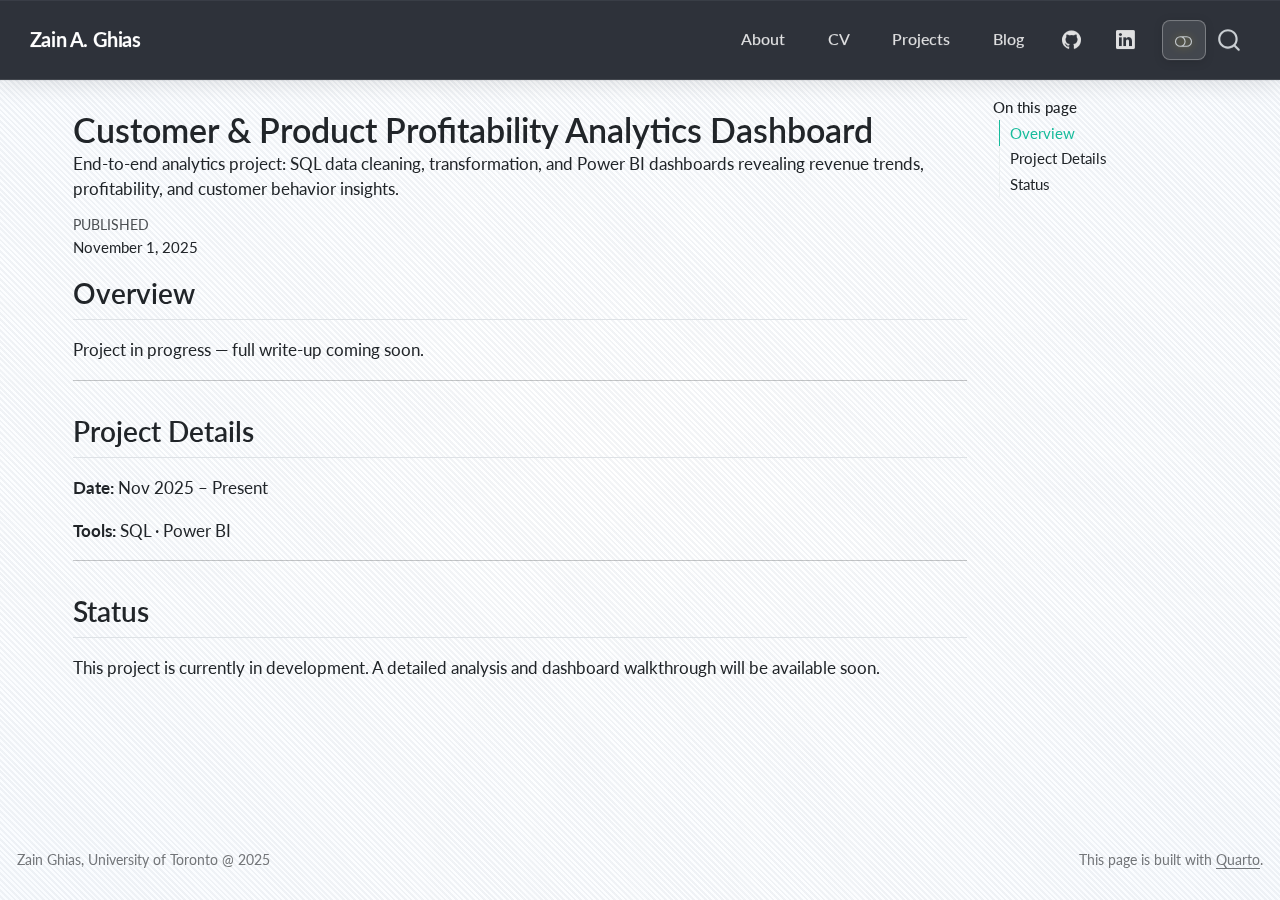
<file: docs/projects/customer-profitability/index.html>
<!DOCTYPE html>
<html xmlns="http://www.w3.org/1999/xhtml" lang="en" xml:lang="en"><head>

<meta charset="utf-8">
<meta name="generator" content="quarto-1.7.32">

<meta name="viewport" content="width=device-width, initial-scale=1.0, user-scalable=yes">

<meta name="dcterms.date" content="2025-11-01">
<meta name="description" content="End-to-end analytics project: SQL data cleaning, transformation, and Power BI dashboards revealing revenue trends, profitability, and customer behavior insights.">

<title>Customer &amp; Product Profitability Analytics Dashboard – Zain A. Ghias</title>
<style>
code{white-space: pre-wrap;}
span.smallcaps{font-variant: small-caps;}
div.columns{display: flex; gap: min(4vw, 1.5em);}
div.column{flex: auto; overflow-x: auto;}
div.hanging-indent{margin-left: 1.5em; text-indent: -1.5em;}
ul.task-list{list-style: none;}
ul.task-list li input[type="checkbox"] {
  width: 0.8em;
  margin: 0 0.8em 0.2em -1em; /* quarto-specific, see https://github.com/quarto-dev/quarto-cli/issues/4556 */ 
  vertical-align: middle;
}
</style>


<script src="../../site_libs/quarto-nav/quarto-nav.js"></script>
<script src="../../site_libs/quarto-nav/headroom.min.js"></script>
<script src="../../site_libs/clipboard/clipboard.min.js"></script>
<script src="../../site_libs/quarto-search/autocomplete.umd.js"></script>
<script src="../../site_libs/quarto-search/fuse.min.js"></script>
<script src="../../site_libs/quarto-search/quarto-search.js"></script>
<meta name="quarto:offset" content="../../">
<script src="../../site_libs/quarto-html/quarto.js" type="module"></script>
<script src="../../site_libs/quarto-html/tabsets/tabsets.js" type="module"></script>
<script src="../../site_libs/quarto-html/popper.min.js"></script>
<script src="../../site_libs/quarto-html/tippy.umd.min.js"></script>
<script src="../../site_libs/quarto-html/anchor.min.js"></script>
<link href="../../site_libs/quarto-html/tippy.css" rel="stylesheet">
<link href="../../site_libs/quarto-html/quarto-syntax-highlighting-37eea08aefeeee20ff55810ff984fec1.css" rel="stylesheet" class="quarto-color-scheme" id="quarto-text-highlighting-styles">
<link href="../../site_libs/quarto-html/quarto-syntax-highlighting-dark-2fef5ea3f8957b3e4ecc936fc74692ca.css" rel="stylesheet" class="quarto-color-scheme quarto-color-alternate" id="quarto-text-highlighting-styles">
<link href="../../site_libs/quarto-html/quarto-syntax-highlighting-37eea08aefeeee20ff55810ff984fec1.css" rel="stylesheet" class="quarto-color-scheme-extra" id="quarto-text-highlighting-styles">
<script src="../../site_libs/bootstrap/bootstrap.min.js"></script>
<link href="../../site_libs/bootstrap/bootstrap-icons.css" rel="stylesheet">
<link href="../../site_libs/bootstrap/bootstrap-cc63fce9873912f1bbbccf05079cc9ea.min.css" rel="stylesheet" append-hash="true" class="quarto-color-scheme" id="quarto-bootstrap" data-mode="light">
<link href="../../site_libs/bootstrap/bootstrap-dark-08799928d293638fe9563d5c5a2794e5.min.css" rel="stylesheet" append-hash="true" class="quarto-color-scheme quarto-color-alternate" id="quarto-bootstrap" data-mode="dark">
<link href="../../site_libs/bootstrap/bootstrap-cc63fce9873912f1bbbccf05079cc9ea.min.css" rel="stylesheet" append-hash="true" class="quarto-color-scheme-extra" id="quarto-bootstrap" data-mode="light">
<script id="quarto-search-options" type="application/json">{
  "location": "navbar",
  "copy-button": false,
  "collapse-after": 3,
  "panel-placement": "end",
  "type": "overlay",
  "limit": 50,
  "keyboard-shortcut": [
    "f",
    "/",
    "s"
  ],
  "show-item-context": false,
  "language": {
    "search-no-results-text": "No results",
    "search-matching-documents-text": "matching documents",
    "search-copy-link-title": "Copy link to search",
    "search-hide-matches-text": "Hide additional matches",
    "search-more-match-text": "more match in this document",
    "search-more-matches-text": "more matches in this document",
    "search-clear-button-title": "Clear",
    "search-text-placeholder": "",
    "search-detached-cancel-button-title": "Cancel",
    "search-submit-button-title": "Submit",
    "search-label": "Search"
  }
}</script>


<link rel="stylesheet" href="../../styles.css">
</head>

<body class="nav-fixed quarto-light"><script id="quarto-html-before-body" type="application/javascript">
    const toggleBodyColorMode = (bsSheetEl) => {
      const mode = bsSheetEl.getAttribute("data-mode");
      const bodyEl = window.document.querySelector("body");
      if (mode === "dark") {
        bodyEl.classList.add("quarto-dark");
        bodyEl.classList.remove("quarto-light");
      } else {
        bodyEl.classList.add("quarto-light");
        bodyEl.classList.remove("quarto-dark");
      }
    }
    const toggleBodyColorPrimary = () => {
      const bsSheetEl = window.document.querySelector("link#quarto-bootstrap:not([rel=disabled-stylesheet])");
      if (bsSheetEl) {
        toggleBodyColorMode(bsSheetEl);
      }
    }
    const setColorSchemeToggle = (alternate) => {
      const toggles = window.document.querySelectorAll('.quarto-color-scheme-toggle');
      for (let i=0; i < toggles.length; i++) {
        const toggle = toggles[i];
        if (toggle) {
          if (alternate) {
            toggle.classList.add("alternate");
          } else {
            toggle.classList.remove("alternate");
          }
        }
      }
    };
    const toggleColorMode = (alternate) => {
      // Switch the stylesheets
      const primaryStylesheets = window.document.querySelectorAll('link.quarto-color-scheme:not(.quarto-color-alternate)');
      const alternateStylesheets = window.document.querySelectorAll('link.quarto-color-scheme.quarto-color-alternate');
      manageTransitions('#quarto-margin-sidebar .nav-link', false);
      if (alternate) {
        // note: dark is layered on light, we don't disable primary!
        enableStylesheet(alternateStylesheets);
        for (const sheetNode of alternateStylesheets) {
          if (sheetNode.id === "quarto-bootstrap") {
            toggleBodyColorMode(sheetNode);
          }
        }
      } else {
        disableStylesheet(alternateStylesheets);
        enableStylesheet(primaryStylesheets)
        toggleBodyColorPrimary();
      }
      manageTransitions('#quarto-margin-sidebar .nav-link', true);
      // Switch the toggles
      setColorSchemeToggle(alternate)
      // Hack to workaround the fact that safari doesn't
      // properly recolor the scrollbar when toggling (#1455)
      if (navigator.userAgent.indexOf('Safari') > 0 && navigator.userAgent.indexOf('Chrome') == -1) {
        manageTransitions("body", false);
        window.scrollTo(0, 1);
        setTimeout(() => {
          window.scrollTo(0, 0);
          manageTransitions("body", true);
        }, 40);
      }
    }
    const disableStylesheet = (stylesheets) => {
      for (let i=0; i < stylesheets.length; i++) {
        const stylesheet = stylesheets[i];
        stylesheet.rel = 'disabled-stylesheet';
      }
    }
    const enableStylesheet = (stylesheets) => {
      for (let i=0; i < stylesheets.length; i++) {
        const stylesheet = stylesheets[i];
        if(stylesheet.rel !== 'stylesheet') { // for Chrome, which will still FOUC without this check
          stylesheet.rel = 'stylesheet';
        }
      }
    }
    const manageTransitions = (selector, allowTransitions) => {
      const els = window.document.querySelectorAll(selector);
      for (let i=0; i < els.length; i++) {
        const el = els[i];
        if (allowTransitions) {
          el.classList.remove('notransition');
        } else {
          el.classList.add('notransition');
        }
      }
    }
    const isFileUrl = () => {
      return window.location.protocol === 'file:';
    }
    const hasAlternateSentinel = () => {
      let styleSentinel = getColorSchemeSentinel();
      if (styleSentinel !== null) {
        return styleSentinel === "alternate";
      } else {
        return false;
      }
    }
    const setStyleSentinel = (alternate) => {
      const value = alternate ? "alternate" : "default";
      if (!isFileUrl()) {
        window.localStorage.setItem("quarto-color-scheme", value);
      } else {
        localAlternateSentinel = value;
      }
    }
    const getColorSchemeSentinel = () => {
      if (!isFileUrl()) {
        const storageValue = window.localStorage.getItem("quarto-color-scheme");
        return storageValue != null ? storageValue : localAlternateSentinel;
      } else {
        return localAlternateSentinel;
      }
    }
    const toggleGiscusIfUsed = (isAlternate, darkModeDefault) => {
      const baseTheme = document.querySelector('#giscus-base-theme')?.value ?? 'light';
      const alternateTheme = document.querySelector('#giscus-alt-theme')?.value ?? 'dark';
      let newTheme = '';
      if(authorPrefersDark) {
        newTheme = isAlternate ? baseTheme : alternateTheme;
      } else {
        newTheme = isAlternate ? alternateTheme : baseTheme;
      }
      const changeGiscusTheme = () => {
        // From: https://github.com/giscus/giscus/issues/336
        const sendMessage = (message) => {
          const iframe = document.querySelector('iframe.giscus-frame');
          if (!iframe) return;
          iframe.contentWindow.postMessage({ giscus: message }, 'https://giscus.app');
        }
        sendMessage({
          setConfig: {
            theme: newTheme
          }
        });
      }
      const isGiscussLoaded = window.document.querySelector('iframe.giscus-frame') !== null;
      if (isGiscussLoaded) {
        changeGiscusTheme();
      }
    };
    const authorPrefersDark = false;
    const darkModeDefault = authorPrefersDark;
      document.querySelector('link#quarto-text-highlighting-styles.quarto-color-scheme-extra').rel = 'disabled-stylesheet';
      document.querySelector('link#quarto-bootstrap.quarto-color-scheme-extra').rel = 'disabled-stylesheet';
    let localAlternateSentinel = darkModeDefault ? 'alternate' : 'default';
    // Dark / light mode switch
    window.quartoToggleColorScheme = () => {
      // Read the current dark / light value
      let toAlternate = !hasAlternateSentinel();
      toggleColorMode(toAlternate);
      setStyleSentinel(toAlternate);
      toggleGiscusIfUsed(toAlternate, darkModeDefault);
      window.dispatchEvent(new Event('resize'));
    };
    // Switch to dark mode if need be
    if (hasAlternateSentinel()) {
      toggleColorMode(true);
    } else {
      toggleColorMode(false);
    }
  </script>

<div id="quarto-search-results"></div>
  <header id="quarto-header" class="headroom fixed-top">
    <nav class="navbar navbar-expand-lg " data-bs-theme="dark">
      <div class="navbar-container container-fluid">
      <div class="navbar-brand-container mx-auto">
    <a class="navbar-brand" href="../../index.html">
    <span class="navbar-title">Zain A. Ghias</span>
    </a>
  </div>
            <div id="quarto-search" class="" title="Search"></div>
          <button class="navbar-toggler" type="button" data-bs-toggle="collapse" data-bs-target="#navbarCollapse" aria-controls="navbarCollapse" role="menu" aria-expanded="false" aria-label="Toggle navigation" onclick="if (window.quartoToggleHeadroom) { window.quartoToggleHeadroom(); }">
  <span class="navbar-toggler-icon"></span>
</button>
          <div class="collapse navbar-collapse" id="navbarCollapse">
            <ul class="navbar-nav navbar-nav-scroll ms-auto">
  <li class="nav-item">
    <a class="nav-link" href="../../index.html"> 
<span class="menu-text">About</span></a>
  </li>  
  <li class="nav-item">
    <a class="nav-link" href="../../resume.html"> 
<span class="menu-text">CV</span></a>
  </li>  
  <li class="nav-item">
    <a class="nav-link" href="../../projects.html"> 
<span class="menu-text">Projects</span></a>
  </li>  
  <li class="nav-item">
    <a class="nav-link" href="../../blog.html"> 
<span class="menu-text">Blog</span></a>
  </li>  
  <li class="nav-item compact">
    <a class="nav-link" href="https://github.com/Zain-Ghias"> <i class="bi bi-github" role="img">
</i> 
<span class="menu-text"></span></a>
  </li>  
  <li class="nav-item compact">
    <a class="nav-link" href="https://www.linkedin.com/in/zain-ghias/"> <i class="bi bi-linkedin" role="img">
</i> 
<span class="menu-text"></span></a>
  </li>  
</ul>
          </div> <!-- /navcollapse -->
            <div class="quarto-navbar-tools">
  <a href="" class="quarto-color-scheme-toggle quarto-navigation-tool  px-1" onclick="window.quartoToggleColorScheme(); return false;" title="Toggle dark mode"><i class="bi"></i></a>
</div>
      </div> <!-- /container-fluid -->
    </nav>
</header>
<!-- content -->
<div id="quarto-content" class="quarto-container page-columns page-rows-contents page-layout-full page-navbar">
<!-- sidebar -->
<!-- margin-sidebar -->
    <div id="quarto-margin-sidebar" class="sidebar margin-sidebar">
        <nav id="TOC" role="doc-toc" class="toc-active">
    <h2 id="toc-title">On this page</h2>
   
  <ul>
  <li><a href="#overview" id="toc-overview" class="nav-link active" data-scroll-target="#overview">Overview</a></li>
  <li><a href="#project-details" id="toc-project-details" class="nav-link" data-scroll-target="#project-details">Project Details</a></li>
  <li><a href="#status" id="toc-status" class="nav-link" data-scroll-target="#status">Status</a></li>
  </ul>
</nav>
    </div>
<!-- main -->
<main class="content column-page-left" id="quarto-document-content">


<header id="title-block-header" class="quarto-title-block default">
<div class="quarto-title">
<h1 class="title">Customer &amp; Product Profitability Analytics Dashboard</h1>
</div>

<div>
  <div class="description">
    End-to-end analytics project: SQL data cleaning, transformation, and Power BI dashboards revealing revenue trends, profitability, and customer behavior insights.
  </div>
</div>


<div class="quarto-title-meta column-page-left">

    
    <div>
    <div class="quarto-title-meta-heading">Published</div>
    <div class="quarto-title-meta-contents">
      <p class="date">November 1, 2025</p>
    </div>
  </div>
  
    
  </div>
  


</header>


<section id="overview" class="level2">
<h2 class="anchored" data-anchor-id="overview">Overview</h2>
<p>Project in progress — full write-up coming soon.</p>
<hr>
</section>
<section id="project-details" class="level2">
<h2 class="anchored" data-anchor-id="project-details">Project Details</h2>
<p><strong>Date:</strong> Nov 2025 – Present</p>
<p><strong>Tools:</strong> SQL · Power BI</p>
<hr>
</section>
<section id="status" class="level2">
<h2 class="anchored" data-anchor-id="status">Status</h2>
<p>This project is currently in development. A detailed analysis and dashboard walkthrough will be available soon.</p>


</section>

</main> <!-- /main -->
<script id="quarto-html-after-body" type="application/javascript">
  window.document.addEventListener("DOMContentLoaded", function (event) {
    // Ensure there is a toggle, if there isn't float one in the top right
    if (window.document.querySelector('.quarto-color-scheme-toggle') === null) {
      const a = window.document.createElement('a');
      a.classList.add('top-right');
      a.classList.add('quarto-color-scheme-toggle');
      a.href = "";
      a.onclick = function() { try { window.quartoToggleColorScheme(); } catch {} return false; };
      const i = window.document.createElement("i");
      i.classList.add('bi');
      a.appendChild(i);
      window.document.body.appendChild(a);
    }
    setColorSchemeToggle(hasAlternateSentinel())
    const icon = "";
    const anchorJS = new window.AnchorJS();
    anchorJS.options = {
      placement: 'right',
      icon: icon
    };
    anchorJS.add('.anchored');
    const isCodeAnnotation = (el) => {
      for (const clz of el.classList) {
        if (clz.startsWith('code-annotation-')) {                     
          return true;
        }
      }
      return false;
    }
    const onCopySuccess = function(e) {
      // button target
      const button = e.trigger;
      // don't keep focus
      button.blur();
      // flash "checked"
      button.classList.add('code-copy-button-checked');
      var currentTitle = button.getAttribute("title");
      button.setAttribute("title", "Copied!");
      let tooltip;
      if (window.bootstrap) {
        button.setAttribute("data-bs-toggle", "tooltip");
        button.setAttribute("data-bs-placement", "left");
        button.setAttribute("data-bs-title", "Copied!");
        tooltip = new bootstrap.Tooltip(button, 
          { trigger: "manual", 
            customClass: "code-copy-button-tooltip",
            offset: [0, -8]});
        tooltip.show();    
      }
      setTimeout(function() {
        if (tooltip) {
          tooltip.hide();
          button.removeAttribute("data-bs-title");
          button.removeAttribute("data-bs-toggle");
          button.removeAttribute("data-bs-placement");
        }
        button.setAttribute("title", currentTitle);
        button.classList.remove('code-copy-button-checked');
      }, 1000);
      // clear code selection
      e.clearSelection();
    }
    const getTextToCopy = function(trigger) {
        const codeEl = trigger.previousElementSibling.cloneNode(true);
        for (const childEl of codeEl.children) {
          if (isCodeAnnotation(childEl)) {
            childEl.remove();
          }
        }
        return codeEl.innerText;
    }
    const clipboard = new window.ClipboardJS('.code-copy-button:not([data-in-quarto-modal])', {
      text: getTextToCopy
    });
    clipboard.on('success', onCopySuccess);
    if (window.document.getElementById('quarto-embedded-source-code-modal')) {
      const clipboardModal = new window.ClipboardJS('.code-copy-button[data-in-quarto-modal]', {
        text: getTextToCopy,
        container: window.document.getElementById('quarto-embedded-source-code-modal')
      });
      clipboardModal.on('success', onCopySuccess);
    }
      var localhostRegex = new RegExp(/^(?:http|https):\/\/localhost\:?[0-9]*\//);
      var mailtoRegex = new RegExp(/^mailto:/);
        var filterRegex = new RegExp("https:\/\/zain-ghias\.github\.io\/zain-website\/");
      var isInternal = (href) => {
          return filterRegex.test(href) || localhostRegex.test(href) || mailtoRegex.test(href);
      }
      // Inspect non-navigation links and adorn them if external
     var links = window.document.querySelectorAll('a[href]:not(.nav-link):not(.navbar-brand):not(.toc-action):not(.sidebar-link):not(.sidebar-item-toggle):not(.pagination-link):not(.no-external):not([aria-hidden]):not(.dropdown-item):not(.quarto-navigation-tool):not(.about-link)');
      for (var i=0; i<links.length; i++) {
        const link = links[i];
        if (!isInternal(link.href)) {
          // undo the damage that might have been done by quarto-nav.js in the case of
          // links that we want to consider external
          if (link.dataset.originalHref !== undefined) {
            link.href = link.dataset.originalHref;
          }
        }
      }
    function tippyHover(el, contentFn, onTriggerFn, onUntriggerFn) {
      const config = {
        allowHTML: true,
        maxWidth: 500,
        delay: 100,
        arrow: false,
        appendTo: function(el) {
            return el.parentElement;
        },
        interactive: true,
        interactiveBorder: 10,
        theme: 'quarto',
        placement: 'bottom-start',
      };
      if (contentFn) {
        config.content = contentFn;
      }
      if (onTriggerFn) {
        config.onTrigger = onTriggerFn;
      }
      if (onUntriggerFn) {
        config.onUntrigger = onUntriggerFn;
      }
      window.tippy(el, config); 
    }
    const noterefs = window.document.querySelectorAll('a[role="doc-noteref"]');
    for (var i=0; i<noterefs.length; i++) {
      const ref = noterefs[i];
      tippyHover(ref, function() {
        // use id or data attribute instead here
        let href = ref.getAttribute('data-footnote-href') || ref.getAttribute('href');
        try { href = new URL(href).hash; } catch {}
        const id = href.replace(/^#\/?/, "");
        const note = window.document.getElementById(id);
        if (note) {
          return note.innerHTML;
        } else {
          return "";
        }
      });
    }
    const xrefs = window.document.querySelectorAll('a.quarto-xref');
    const processXRef = (id, note) => {
      // Strip column container classes
      const stripColumnClz = (el) => {
        el.classList.remove("page-full", "page-columns");
        if (el.children) {
          for (const child of el.children) {
            stripColumnClz(child);
          }
        }
      }
      stripColumnClz(note)
      if (id === null || id.startsWith('sec-')) {
        // Special case sections, only their first couple elements
        const container = document.createElement("div");
        if (note.children && note.children.length > 2) {
          container.appendChild(note.children[0].cloneNode(true));
          for (let i = 1; i < note.children.length; i++) {
            const child = note.children[i];
            if (child.tagName === "P" && child.innerText === "") {
              continue;
            } else {
              container.appendChild(child.cloneNode(true));
              break;
            }
          }
          if (window.Quarto?.typesetMath) {
            window.Quarto.typesetMath(container);
          }
          return container.innerHTML
        } else {
          if (window.Quarto?.typesetMath) {
            window.Quarto.typesetMath(note);
          }
          return note.innerHTML;
        }
      } else {
        // Remove any anchor links if they are present
        const anchorLink = note.querySelector('a.anchorjs-link');
        if (anchorLink) {
          anchorLink.remove();
        }
        if (window.Quarto?.typesetMath) {
          window.Quarto.typesetMath(note);
        }
        if (note.classList.contains("callout")) {
          return note.outerHTML;
        } else {
          return note.innerHTML;
        }
      }
    }
    for (var i=0; i<xrefs.length; i++) {
      const xref = xrefs[i];
      tippyHover(xref, undefined, function(instance) {
        instance.disable();
        let url = xref.getAttribute('href');
        let hash = undefined; 
        if (url.startsWith('#')) {
          hash = url;
        } else {
          try { hash = new URL(url).hash; } catch {}
        }
        if (hash) {
          const id = hash.replace(/^#\/?/, "");
          const note = window.document.getElementById(id);
          if (note !== null) {
            try {
              const html = processXRef(id, note.cloneNode(true));
              instance.setContent(html);
            } finally {
              instance.enable();
              instance.show();
            }
          } else {
            // See if we can fetch this
            fetch(url.split('#')[0])
            .then(res => res.text())
            .then(html => {
              const parser = new DOMParser();
              const htmlDoc = parser.parseFromString(html, "text/html");
              const note = htmlDoc.getElementById(id);
              if (note !== null) {
                const html = processXRef(id, note);
                instance.setContent(html);
              } 
            }).finally(() => {
              instance.enable();
              instance.show();
            });
          }
        } else {
          // See if we can fetch a full url (with no hash to target)
          // This is a special case and we should probably do some content thinning / targeting
          fetch(url)
          .then(res => res.text())
          .then(html => {
            const parser = new DOMParser();
            const htmlDoc = parser.parseFromString(html, "text/html");
            const note = htmlDoc.querySelector('main.content');
            if (note !== null) {
              // This should only happen for chapter cross references
              // (since there is no id in the URL)
              // remove the first header
              if (note.children.length > 0 && note.children[0].tagName === "HEADER") {
                note.children[0].remove();
              }
              const html = processXRef(null, note);
              instance.setContent(html);
            } 
          }).finally(() => {
            instance.enable();
            instance.show();
          });
        }
      }, function(instance) {
      });
    }
        let selectedAnnoteEl;
        const selectorForAnnotation = ( cell, annotation) => {
          let cellAttr = 'data-code-cell="' + cell + '"';
          let lineAttr = 'data-code-annotation="' +  annotation + '"';
          const selector = 'span[' + cellAttr + '][' + lineAttr + ']';
          return selector;
        }
        const selectCodeLines = (annoteEl) => {
          const doc = window.document;
          const targetCell = annoteEl.getAttribute("data-target-cell");
          const targetAnnotation = annoteEl.getAttribute("data-target-annotation");
          const annoteSpan = window.document.querySelector(selectorForAnnotation(targetCell, targetAnnotation));
          const lines = annoteSpan.getAttribute("data-code-lines").split(",");
          const lineIds = lines.map((line) => {
            return targetCell + "-" + line;
          })
          let top = null;
          let height = null;
          let parent = null;
          if (lineIds.length > 0) {
              //compute the position of the single el (top and bottom and make a div)
              const el = window.document.getElementById(lineIds[0]);
              top = el.offsetTop;
              height = el.offsetHeight;
              parent = el.parentElement.parentElement;
            if (lineIds.length > 1) {
              const lastEl = window.document.getElementById(lineIds[lineIds.length - 1]);
              const bottom = lastEl.offsetTop + lastEl.offsetHeight;
              height = bottom - top;
            }
            if (top !== null && height !== null && parent !== null) {
              // cook up a div (if necessary) and position it 
              let div = window.document.getElementById("code-annotation-line-highlight");
              if (div === null) {
                div = window.document.createElement("div");
                div.setAttribute("id", "code-annotation-line-highlight");
                div.style.position = 'absolute';
                parent.appendChild(div);
              }
              div.style.top = top - 2 + "px";
              div.style.height = height + 4 + "px";
              div.style.left = 0;
              let gutterDiv = window.document.getElementById("code-annotation-line-highlight-gutter");
              if (gutterDiv === null) {
                gutterDiv = window.document.createElement("div");
                gutterDiv.setAttribute("id", "code-annotation-line-highlight-gutter");
                gutterDiv.style.position = 'absolute';
                const codeCell = window.document.getElementById(targetCell);
                const gutter = codeCell.querySelector('.code-annotation-gutter');
                gutter.appendChild(gutterDiv);
              }
              gutterDiv.style.top = top - 2 + "px";
              gutterDiv.style.height = height + 4 + "px";
            }
            selectedAnnoteEl = annoteEl;
          }
        };
        const unselectCodeLines = () => {
          const elementsIds = ["code-annotation-line-highlight", "code-annotation-line-highlight-gutter"];
          elementsIds.forEach((elId) => {
            const div = window.document.getElementById(elId);
            if (div) {
              div.remove();
            }
          });
          selectedAnnoteEl = undefined;
        };
          // Handle positioning of the toggle
      window.addEventListener(
        "resize",
        throttle(() => {
          elRect = undefined;
          if (selectedAnnoteEl) {
            selectCodeLines(selectedAnnoteEl);
          }
        }, 10)
      );
      function throttle(fn, ms) {
      let throttle = false;
      let timer;
        return (...args) => {
          if(!throttle) { // first call gets through
              fn.apply(this, args);
              throttle = true;
          } else { // all the others get throttled
              if(timer) clearTimeout(timer); // cancel #2
              timer = setTimeout(() => {
                fn.apply(this, args);
                timer = throttle = false;
              }, ms);
          }
        };
      }
        // Attach click handler to the DT
        const annoteDls = window.document.querySelectorAll('dt[data-target-cell]');
        for (const annoteDlNode of annoteDls) {
          annoteDlNode.addEventListener('click', (event) => {
            const clickedEl = event.target;
            if (clickedEl !== selectedAnnoteEl) {
              unselectCodeLines();
              const activeEl = window.document.querySelector('dt[data-target-cell].code-annotation-active');
              if (activeEl) {
                activeEl.classList.remove('code-annotation-active');
              }
              selectCodeLines(clickedEl);
              clickedEl.classList.add('code-annotation-active');
            } else {
              // Unselect the line
              unselectCodeLines();
              clickedEl.classList.remove('code-annotation-active');
            }
          });
        }
    const findCites = (el) => {
      const parentEl = el.parentElement;
      if (parentEl) {
        const cites = parentEl.dataset.cites;
        if (cites) {
          return {
            el,
            cites: cites.split(' ')
          };
        } else {
          return findCites(el.parentElement)
        }
      } else {
        return undefined;
      }
    };
    var bibliorefs = window.document.querySelectorAll('a[role="doc-biblioref"]');
    for (var i=0; i<bibliorefs.length; i++) {
      const ref = bibliorefs[i];
      const citeInfo = findCites(ref);
      if (citeInfo) {
        tippyHover(citeInfo.el, function() {
          var popup = window.document.createElement('div');
          citeInfo.cites.forEach(function(cite) {
            var citeDiv = window.document.createElement('div');
            citeDiv.classList.add('hanging-indent');
            citeDiv.classList.add('csl-entry');
            var biblioDiv = window.document.getElementById('ref-' + cite);
            if (biblioDiv) {
              citeDiv.innerHTML = biblioDiv.innerHTML;
            }
            popup.appendChild(citeDiv);
          });
          return popup.innerHTML;
        });
      }
    }
  });
  </script>
</div> <!-- /content -->
<footer class="footer">
  <div class="nav-footer">
    <div class="nav-footer-left">
<p>Zain Ghias, University of Toronto @ 2025</p>
</div>   
    <div class="nav-footer-center">
      &nbsp;
    </div>
    <div class="nav-footer-right">
<p>This page is built with <a href="https://quarto.org/">Quarto</a>.</p>
</div>
  </div>
</footer>




</body></html>
</file>
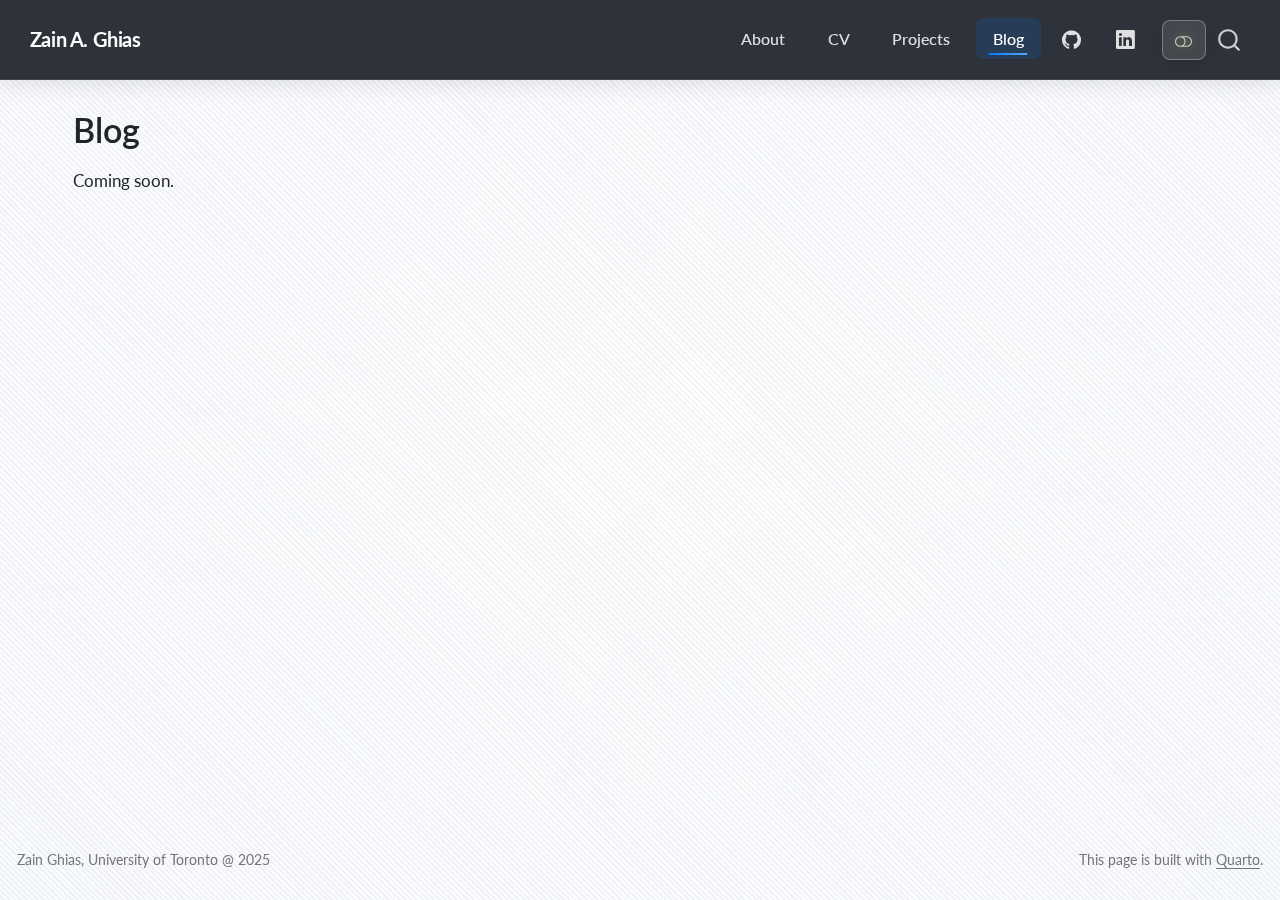
<file: docs/blog.html>
<!DOCTYPE html>
<html xmlns="http://www.w3.org/1999/xhtml" lang="en" xml:lang="en"><head>

<meta charset="utf-8">
<meta name="generator" content="quarto-1.7.32">

<meta name="viewport" content="width=device-width, initial-scale=1.0, user-scalable=yes">


<title>Blog – Zain A. Ghias</title>
<style>
code{white-space: pre-wrap;}
span.smallcaps{font-variant: small-caps;}
div.columns{display: flex; gap: min(4vw, 1.5em);}
div.column{flex: auto; overflow-x: auto;}
div.hanging-indent{margin-left: 1.5em; text-indent: -1.5em;}
ul.task-list{list-style: none;}
ul.task-list li input[type="checkbox"] {
  width: 0.8em;
  margin: 0 0.8em 0.2em -1em; /* quarto-specific, see https://github.com/quarto-dev/quarto-cli/issues/4556 */ 
  vertical-align: middle;
}
</style>


<script src="site_libs/quarto-nav/quarto-nav.js"></script>
<script src="site_libs/quarto-nav/headroom.min.js"></script>
<script src="site_libs/clipboard/clipboard.min.js"></script>
<script src="site_libs/quarto-search/autocomplete.umd.js"></script>
<script src="site_libs/quarto-search/fuse.min.js"></script>
<script src="site_libs/quarto-search/quarto-search.js"></script>
<meta name="quarto:offset" content="./">
<script src="site_libs/quarto-html/quarto.js" type="module"></script>
<script src="site_libs/quarto-html/tabsets/tabsets.js" type="module"></script>
<script src="site_libs/quarto-html/popper.min.js"></script>
<script src="site_libs/quarto-html/tippy.umd.min.js"></script>
<script src="site_libs/quarto-html/anchor.min.js"></script>
<link href="site_libs/quarto-html/tippy.css" rel="stylesheet">
<link href="site_libs/quarto-html/quarto-syntax-highlighting-37eea08aefeeee20ff55810ff984fec1.css" rel="stylesheet" class="quarto-color-scheme" id="quarto-text-highlighting-styles">
<link href="site_libs/quarto-html/quarto-syntax-highlighting-dark-2fef5ea3f8957b3e4ecc936fc74692ca.css" rel="stylesheet" class="quarto-color-scheme quarto-color-alternate" id="quarto-text-highlighting-styles">
<link href="site_libs/quarto-html/quarto-syntax-highlighting-37eea08aefeeee20ff55810ff984fec1.css" rel="stylesheet" class="quarto-color-scheme-extra" id="quarto-text-highlighting-styles">
<script src="site_libs/bootstrap/bootstrap.min.js"></script>
<link href="site_libs/bootstrap/bootstrap-icons.css" rel="stylesheet">
<link href="site_libs/bootstrap/bootstrap-cc63fce9873912f1bbbccf05079cc9ea.min.css" rel="stylesheet" append-hash="true" class="quarto-color-scheme" id="quarto-bootstrap" data-mode="light">
<link href="site_libs/bootstrap/bootstrap-dark-08799928d293638fe9563d5c5a2794e5.min.css" rel="stylesheet" append-hash="true" class="quarto-color-scheme quarto-color-alternate" id="quarto-bootstrap" data-mode="dark">
<link href="site_libs/bootstrap/bootstrap-cc63fce9873912f1bbbccf05079cc9ea.min.css" rel="stylesheet" append-hash="true" class="quarto-color-scheme-extra" id="quarto-bootstrap" data-mode="light">
<script id="quarto-search-options" type="application/json">{
  "location": "navbar",
  "copy-button": false,
  "collapse-after": 3,
  "panel-placement": "end",
  "type": "overlay",
  "limit": 50,
  "keyboard-shortcut": [
    "f",
    "/",
    "s"
  ],
  "show-item-context": false,
  "language": {
    "search-no-results-text": "No results",
    "search-matching-documents-text": "matching documents",
    "search-copy-link-title": "Copy link to search",
    "search-hide-matches-text": "Hide additional matches",
    "search-more-match-text": "more match in this document",
    "search-more-matches-text": "more matches in this document",
    "search-clear-button-title": "Clear",
    "search-text-placeholder": "",
    "search-detached-cancel-button-title": "Cancel",
    "search-submit-button-title": "Submit",
    "search-label": "Search"
  }
}</script>


<link rel="stylesheet" href="styles.css">
</head>

<body class="nav-fixed quarto-light"><script id="quarto-html-before-body" type="application/javascript">
    const toggleBodyColorMode = (bsSheetEl) => {
      const mode = bsSheetEl.getAttribute("data-mode");
      const bodyEl = window.document.querySelector("body");
      if (mode === "dark") {
        bodyEl.classList.add("quarto-dark");
        bodyEl.classList.remove("quarto-light");
      } else {
        bodyEl.classList.add("quarto-light");
        bodyEl.classList.remove("quarto-dark");
      }
    }
    const toggleBodyColorPrimary = () => {
      const bsSheetEl = window.document.querySelector("link#quarto-bootstrap:not([rel=disabled-stylesheet])");
      if (bsSheetEl) {
        toggleBodyColorMode(bsSheetEl);
      }
    }
    const setColorSchemeToggle = (alternate) => {
      const toggles = window.document.querySelectorAll('.quarto-color-scheme-toggle');
      for (let i=0; i < toggles.length; i++) {
        const toggle = toggles[i];
        if (toggle) {
          if (alternate) {
            toggle.classList.add("alternate");
          } else {
            toggle.classList.remove("alternate");
          }
        }
      }
    };
    const toggleColorMode = (alternate) => {
      // Switch the stylesheets
      const primaryStylesheets = window.document.querySelectorAll('link.quarto-color-scheme:not(.quarto-color-alternate)');
      const alternateStylesheets = window.document.querySelectorAll('link.quarto-color-scheme.quarto-color-alternate');
      manageTransitions('#quarto-margin-sidebar .nav-link', false);
      if (alternate) {
        // note: dark is layered on light, we don't disable primary!
        enableStylesheet(alternateStylesheets);
        for (const sheetNode of alternateStylesheets) {
          if (sheetNode.id === "quarto-bootstrap") {
            toggleBodyColorMode(sheetNode);
          }
        }
      } else {
        disableStylesheet(alternateStylesheets);
        enableStylesheet(primaryStylesheets)
        toggleBodyColorPrimary();
      }
      manageTransitions('#quarto-margin-sidebar .nav-link', true);
      // Switch the toggles
      setColorSchemeToggle(alternate)
      // Hack to workaround the fact that safari doesn't
      // properly recolor the scrollbar when toggling (#1455)
      if (navigator.userAgent.indexOf('Safari') > 0 && navigator.userAgent.indexOf('Chrome') == -1) {
        manageTransitions("body", false);
        window.scrollTo(0, 1);
        setTimeout(() => {
          window.scrollTo(0, 0);
          manageTransitions("body", true);
        }, 40);
      }
    }
    const disableStylesheet = (stylesheets) => {
      for (let i=0; i < stylesheets.length; i++) {
        const stylesheet = stylesheets[i];
        stylesheet.rel = 'disabled-stylesheet';
      }
    }
    const enableStylesheet = (stylesheets) => {
      for (let i=0; i < stylesheets.length; i++) {
        const stylesheet = stylesheets[i];
        if(stylesheet.rel !== 'stylesheet') { // for Chrome, which will still FOUC without this check
          stylesheet.rel = 'stylesheet';
        }
      }
    }
    const manageTransitions = (selector, allowTransitions) => {
      const els = window.document.querySelectorAll(selector);
      for (let i=0; i < els.length; i++) {
        const el = els[i];
        if (allowTransitions) {
          el.classList.remove('notransition');
        } else {
          el.classList.add('notransition');
        }
      }
    }
    const isFileUrl = () => {
      return window.location.protocol === 'file:';
    }
    const hasAlternateSentinel = () => {
      let styleSentinel = getColorSchemeSentinel();
      if (styleSentinel !== null) {
        return styleSentinel === "alternate";
      } else {
        return false;
      }
    }
    const setStyleSentinel = (alternate) => {
      const value = alternate ? "alternate" : "default";
      if (!isFileUrl()) {
        window.localStorage.setItem("quarto-color-scheme", value);
      } else {
        localAlternateSentinel = value;
      }
    }
    const getColorSchemeSentinel = () => {
      if (!isFileUrl()) {
        const storageValue = window.localStorage.getItem("quarto-color-scheme");
        return storageValue != null ? storageValue : localAlternateSentinel;
      } else {
        return localAlternateSentinel;
      }
    }
    const toggleGiscusIfUsed = (isAlternate, darkModeDefault) => {
      const baseTheme = document.querySelector('#giscus-base-theme')?.value ?? 'light';
      const alternateTheme = document.querySelector('#giscus-alt-theme')?.value ?? 'dark';
      let newTheme = '';
      if(authorPrefersDark) {
        newTheme = isAlternate ? baseTheme : alternateTheme;
      } else {
        newTheme = isAlternate ? alternateTheme : baseTheme;
      }
      const changeGiscusTheme = () => {
        // From: https://github.com/giscus/giscus/issues/336
        const sendMessage = (message) => {
          const iframe = document.querySelector('iframe.giscus-frame');
          if (!iframe) return;
          iframe.contentWindow.postMessage({ giscus: message }, 'https://giscus.app');
        }
        sendMessage({
          setConfig: {
            theme: newTheme
          }
        });
      }
      const isGiscussLoaded = window.document.querySelector('iframe.giscus-frame') !== null;
      if (isGiscussLoaded) {
        changeGiscusTheme();
      }
    };
    const authorPrefersDark = false;
    const darkModeDefault = authorPrefersDark;
      document.querySelector('link#quarto-text-highlighting-styles.quarto-color-scheme-extra').rel = 'disabled-stylesheet';
      document.querySelector('link#quarto-bootstrap.quarto-color-scheme-extra').rel = 'disabled-stylesheet';
    let localAlternateSentinel = darkModeDefault ? 'alternate' : 'default';
    // Dark / light mode switch
    window.quartoToggleColorScheme = () => {
      // Read the current dark / light value
      let toAlternate = !hasAlternateSentinel();
      toggleColorMode(toAlternate);
      setStyleSentinel(toAlternate);
      toggleGiscusIfUsed(toAlternate, darkModeDefault);
      window.dispatchEvent(new Event('resize'));
    };
    // Switch to dark mode if need be
    if (hasAlternateSentinel()) {
      toggleColorMode(true);
    } else {
      toggleColorMode(false);
    }
  </script>

<div id="quarto-search-results"></div>
  <header id="quarto-header" class="headroom fixed-top">
    <nav class="navbar navbar-expand-lg " data-bs-theme="dark">
      <div class="navbar-container container-fluid">
      <div class="navbar-brand-container mx-auto">
    <a class="navbar-brand" href="./index.html">
    <span class="navbar-title">Zain A. Ghias</span>
    </a>
  </div>
            <div id="quarto-search" class="" title="Search"></div>
          <button class="navbar-toggler" type="button" data-bs-toggle="collapse" data-bs-target="#navbarCollapse" aria-controls="navbarCollapse" role="menu" aria-expanded="false" aria-label="Toggle navigation" onclick="if (window.quartoToggleHeadroom) { window.quartoToggleHeadroom(); }">
  <span class="navbar-toggler-icon"></span>
</button>
          <div class="collapse navbar-collapse" id="navbarCollapse">
            <ul class="navbar-nav navbar-nav-scroll ms-auto">
  <li class="nav-item">
    <a class="nav-link" href="./index.html"> 
<span class="menu-text">About</span></a>
  </li>  
  <li class="nav-item">
    <a class="nav-link" href="./resume.html"> 
<span class="menu-text">CV</span></a>
  </li>  
  <li class="nav-item">
    <a class="nav-link" href="./projects.html"> 
<span class="menu-text">Projects</span></a>
  </li>  
  <li class="nav-item">
    <a class="nav-link active" href="./blog.html" aria-current="page"> 
<span class="menu-text">Blog</span></a>
  </li>  
  <li class="nav-item compact">
    <a class="nav-link" href="https://github.com/Zain-Ghias"> <i class="bi bi-github" role="img">
</i> 
<span class="menu-text"></span></a>
  </li>  
  <li class="nav-item compact">
    <a class="nav-link" href="https://www.linkedin.com/in/zain-ghias/"> <i class="bi bi-linkedin" role="img">
</i> 
<span class="menu-text"></span></a>
  </li>  
</ul>
          </div> <!-- /navcollapse -->
            <div class="quarto-navbar-tools">
  <a href="" class="quarto-color-scheme-toggle quarto-navigation-tool  px-1" onclick="window.quartoToggleColorScheme(); return false;" title="Toggle dark mode"><i class="bi"></i></a>
</div>
      </div> <!-- /container-fluid -->
    </nav>
</header>
<!-- content -->
<div id="quarto-content" class="quarto-container page-columns page-rows-contents page-layout-full page-navbar">
<!-- sidebar -->
<!-- margin-sidebar -->
    <div id="quarto-margin-sidebar" class="sidebar margin-sidebar zindex-bottom">
        
    </div>
<!-- main -->
<main class="content column-page" id="quarto-document-content">


<header id="title-block-header" class="quarto-title-block default">
<div class="quarto-title">
<h1 class="title">Blog</h1>
</div>



<div class="quarto-title-meta column-page">

    
  
    
  </div>
  


</header>


<p>Coming soon.</p>



</main> <!-- /main -->
<script id="quarto-html-after-body" type="application/javascript">
  window.document.addEventListener("DOMContentLoaded", function (event) {
    // Ensure there is a toggle, if there isn't float one in the top right
    if (window.document.querySelector('.quarto-color-scheme-toggle') === null) {
      const a = window.document.createElement('a');
      a.classList.add('top-right');
      a.classList.add('quarto-color-scheme-toggle');
      a.href = "";
      a.onclick = function() { try { window.quartoToggleColorScheme(); } catch {} return false; };
      const i = window.document.createElement("i");
      i.classList.add('bi');
      a.appendChild(i);
      window.document.body.appendChild(a);
    }
    setColorSchemeToggle(hasAlternateSentinel())
    const icon = "";
    const anchorJS = new window.AnchorJS();
    anchorJS.options = {
      placement: 'right',
      icon: icon
    };
    anchorJS.add('.anchored');
    const isCodeAnnotation = (el) => {
      for (const clz of el.classList) {
        if (clz.startsWith('code-annotation-')) {                     
          return true;
        }
      }
      return false;
    }
    const onCopySuccess = function(e) {
      // button target
      const button = e.trigger;
      // don't keep focus
      button.blur();
      // flash "checked"
      button.classList.add('code-copy-button-checked');
      var currentTitle = button.getAttribute("title");
      button.setAttribute("title", "Copied!");
      let tooltip;
      if (window.bootstrap) {
        button.setAttribute("data-bs-toggle", "tooltip");
        button.setAttribute("data-bs-placement", "left");
        button.setAttribute("data-bs-title", "Copied!");
        tooltip = new bootstrap.Tooltip(button, 
          { trigger: "manual", 
            customClass: "code-copy-button-tooltip",
            offset: [0, -8]});
        tooltip.show();    
      }
      setTimeout(function() {
        if (tooltip) {
          tooltip.hide();
          button.removeAttribute("data-bs-title");
          button.removeAttribute("data-bs-toggle");
          button.removeAttribute("data-bs-placement");
        }
        button.setAttribute("title", currentTitle);
        button.classList.remove('code-copy-button-checked');
      }, 1000);
      // clear code selection
      e.clearSelection();
    }
    const getTextToCopy = function(trigger) {
        const codeEl = trigger.previousElementSibling.cloneNode(true);
        for (const childEl of codeEl.children) {
          if (isCodeAnnotation(childEl)) {
            childEl.remove();
          }
        }
        return codeEl.innerText;
    }
    const clipboard = new window.ClipboardJS('.code-copy-button:not([data-in-quarto-modal])', {
      text: getTextToCopy
    });
    clipboard.on('success', onCopySuccess);
    if (window.document.getElementById('quarto-embedded-source-code-modal')) {
      const clipboardModal = new window.ClipboardJS('.code-copy-button[data-in-quarto-modal]', {
        text: getTextToCopy,
        container: window.document.getElementById('quarto-embedded-source-code-modal')
      });
      clipboardModal.on('success', onCopySuccess);
    }
      var localhostRegex = new RegExp(/^(?:http|https):\/\/localhost\:?[0-9]*\//);
      var mailtoRegex = new RegExp(/^mailto:/);
        var filterRegex = new RegExp("https:\/\/zain-ghias\.github\.io\/zain-website\/");
      var isInternal = (href) => {
          return filterRegex.test(href) || localhostRegex.test(href) || mailtoRegex.test(href);
      }
      // Inspect non-navigation links and adorn them if external
     var links = window.document.querySelectorAll('a[href]:not(.nav-link):not(.navbar-brand):not(.toc-action):not(.sidebar-link):not(.sidebar-item-toggle):not(.pagination-link):not(.no-external):not([aria-hidden]):not(.dropdown-item):not(.quarto-navigation-tool):not(.about-link)');
      for (var i=0; i<links.length; i++) {
        const link = links[i];
        if (!isInternal(link.href)) {
          // undo the damage that might have been done by quarto-nav.js in the case of
          // links that we want to consider external
          if (link.dataset.originalHref !== undefined) {
            link.href = link.dataset.originalHref;
          }
        }
      }
    function tippyHover(el, contentFn, onTriggerFn, onUntriggerFn) {
      const config = {
        allowHTML: true,
        maxWidth: 500,
        delay: 100,
        arrow: false,
        appendTo: function(el) {
            return el.parentElement;
        },
        interactive: true,
        interactiveBorder: 10,
        theme: 'quarto',
        placement: 'bottom-start',
      };
      if (contentFn) {
        config.content = contentFn;
      }
      if (onTriggerFn) {
        config.onTrigger = onTriggerFn;
      }
      if (onUntriggerFn) {
        config.onUntrigger = onUntriggerFn;
      }
      window.tippy(el, config); 
    }
    const noterefs = window.document.querySelectorAll('a[role="doc-noteref"]');
    for (var i=0; i<noterefs.length; i++) {
      const ref = noterefs[i];
      tippyHover(ref, function() {
        // use id or data attribute instead here
        let href = ref.getAttribute('data-footnote-href') || ref.getAttribute('href');
        try { href = new URL(href).hash; } catch {}
        const id = href.replace(/^#\/?/, "");
        const note = window.document.getElementById(id);
        if (note) {
          return note.innerHTML;
        } else {
          return "";
        }
      });
    }
    const xrefs = window.document.querySelectorAll('a.quarto-xref');
    const processXRef = (id, note) => {
      // Strip column container classes
      const stripColumnClz = (el) => {
        el.classList.remove("page-full", "page-columns");
        if (el.children) {
          for (const child of el.children) {
            stripColumnClz(child);
          }
        }
      }
      stripColumnClz(note)
      if (id === null || id.startsWith('sec-')) {
        // Special case sections, only their first couple elements
        const container = document.createElement("div");
        if (note.children && note.children.length > 2) {
          container.appendChild(note.children[0].cloneNode(true));
          for (let i = 1; i < note.children.length; i++) {
            const child = note.children[i];
            if (child.tagName === "P" && child.innerText === "") {
              continue;
            } else {
              container.appendChild(child.cloneNode(true));
              break;
            }
          }
          if (window.Quarto?.typesetMath) {
            window.Quarto.typesetMath(container);
          }
          return container.innerHTML
        } else {
          if (window.Quarto?.typesetMath) {
            window.Quarto.typesetMath(note);
          }
          return note.innerHTML;
        }
      } else {
        // Remove any anchor links if they are present
        const anchorLink = note.querySelector('a.anchorjs-link');
        if (anchorLink) {
          anchorLink.remove();
        }
        if (window.Quarto?.typesetMath) {
          window.Quarto.typesetMath(note);
        }
        if (note.classList.contains("callout")) {
          return note.outerHTML;
        } else {
          return note.innerHTML;
        }
      }
    }
    for (var i=0; i<xrefs.length; i++) {
      const xref = xrefs[i];
      tippyHover(xref, undefined, function(instance) {
        instance.disable();
        let url = xref.getAttribute('href');
        let hash = undefined; 
        if (url.startsWith('#')) {
          hash = url;
        } else {
          try { hash = new URL(url).hash; } catch {}
        }
        if (hash) {
          const id = hash.replace(/^#\/?/, "");
          const note = window.document.getElementById(id);
          if (note !== null) {
            try {
              const html = processXRef(id, note.cloneNode(true));
              instance.setContent(html);
            } finally {
              instance.enable();
              instance.show();
            }
          } else {
            // See if we can fetch this
            fetch(url.split('#')[0])
            .then(res => res.text())
            .then(html => {
              const parser = new DOMParser();
              const htmlDoc = parser.parseFromString(html, "text/html");
              const note = htmlDoc.getElementById(id);
              if (note !== null) {
                const html = processXRef(id, note);
                instance.setContent(html);
              } 
            }).finally(() => {
              instance.enable();
              instance.show();
            });
          }
        } else {
          // See if we can fetch a full url (with no hash to target)
          // This is a special case and we should probably do some content thinning / targeting
          fetch(url)
          .then(res => res.text())
          .then(html => {
            const parser = new DOMParser();
            const htmlDoc = parser.parseFromString(html, "text/html");
            const note = htmlDoc.querySelector('main.content');
            if (note !== null) {
              // This should only happen for chapter cross references
              // (since there is no id in the URL)
              // remove the first header
              if (note.children.length > 0 && note.children[0].tagName === "HEADER") {
                note.children[0].remove();
              }
              const html = processXRef(null, note);
              instance.setContent(html);
            } 
          }).finally(() => {
            instance.enable();
            instance.show();
          });
        }
      }, function(instance) {
      });
    }
        let selectedAnnoteEl;
        const selectorForAnnotation = ( cell, annotation) => {
          let cellAttr = 'data-code-cell="' + cell + '"';
          let lineAttr = 'data-code-annotation="' +  annotation + '"';
          const selector = 'span[' + cellAttr + '][' + lineAttr + ']';
          return selector;
        }
        const selectCodeLines = (annoteEl) => {
          const doc = window.document;
          const targetCell = annoteEl.getAttribute("data-target-cell");
          const targetAnnotation = annoteEl.getAttribute("data-target-annotation");
          const annoteSpan = window.document.querySelector(selectorForAnnotation(targetCell, targetAnnotation));
          const lines = annoteSpan.getAttribute("data-code-lines").split(",");
          const lineIds = lines.map((line) => {
            return targetCell + "-" + line;
          })
          let top = null;
          let height = null;
          let parent = null;
          if (lineIds.length > 0) {
              //compute the position of the single el (top and bottom and make a div)
              const el = window.document.getElementById(lineIds[0]);
              top = el.offsetTop;
              height = el.offsetHeight;
              parent = el.parentElement.parentElement;
            if (lineIds.length > 1) {
              const lastEl = window.document.getElementById(lineIds[lineIds.length - 1]);
              const bottom = lastEl.offsetTop + lastEl.offsetHeight;
              height = bottom - top;
            }
            if (top !== null && height !== null && parent !== null) {
              // cook up a div (if necessary) and position it 
              let div = window.document.getElementById("code-annotation-line-highlight");
              if (div === null) {
                div = window.document.createElement("div");
                div.setAttribute("id", "code-annotation-line-highlight");
                div.style.position = 'absolute';
                parent.appendChild(div);
              }
              div.style.top = top - 2 + "px";
              div.style.height = height + 4 + "px";
              div.style.left = 0;
              let gutterDiv = window.document.getElementById("code-annotation-line-highlight-gutter");
              if (gutterDiv === null) {
                gutterDiv = window.document.createElement("div");
                gutterDiv.setAttribute("id", "code-annotation-line-highlight-gutter");
                gutterDiv.style.position = 'absolute';
                const codeCell = window.document.getElementById(targetCell);
                const gutter = codeCell.querySelector('.code-annotation-gutter');
                gutter.appendChild(gutterDiv);
              }
              gutterDiv.style.top = top - 2 + "px";
              gutterDiv.style.height = height + 4 + "px";
            }
            selectedAnnoteEl = annoteEl;
          }
        };
        const unselectCodeLines = () => {
          const elementsIds = ["code-annotation-line-highlight", "code-annotation-line-highlight-gutter"];
          elementsIds.forEach((elId) => {
            const div = window.document.getElementById(elId);
            if (div) {
              div.remove();
            }
          });
          selectedAnnoteEl = undefined;
        };
          // Handle positioning of the toggle
      window.addEventListener(
        "resize",
        throttle(() => {
          elRect = undefined;
          if (selectedAnnoteEl) {
            selectCodeLines(selectedAnnoteEl);
          }
        }, 10)
      );
      function throttle(fn, ms) {
      let throttle = false;
      let timer;
        return (...args) => {
          if(!throttle) { // first call gets through
              fn.apply(this, args);
              throttle = true;
          } else { // all the others get throttled
              if(timer) clearTimeout(timer); // cancel #2
              timer = setTimeout(() => {
                fn.apply(this, args);
                timer = throttle = false;
              }, ms);
          }
        };
      }
        // Attach click handler to the DT
        const annoteDls = window.document.querySelectorAll('dt[data-target-cell]');
        for (const annoteDlNode of annoteDls) {
          annoteDlNode.addEventListener('click', (event) => {
            const clickedEl = event.target;
            if (clickedEl !== selectedAnnoteEl) {
              unselectCodeLines();
              const activeEl = window.document.querySelector('dt[data-target-cell].code-annotation-active');
              if (activeEl) {
                activeEl.classList.remove('code-annotation-active');
              }
              selectCodeLines(clickedEl);
              clickedEl.classList.add('code-annotation-active');
            } else {
              // Unselect the line
              unselectCodeLines();
              clickedEl.classList.remove('code-annotation-active');
            }
          });
        }
    const findCites = (el) => {
      const parentEl = el.parentElement;
      if (parentEl) {
        const cites = parentEl.dataset.cites;
        if (cites) {
          return {
            el,
            cites: cites.split(' ')
          };
        } else {
          return findCites(el.parentElement)
        }
      } else {
        return undefined;
      }
    };
    var bibliorefs = window.document.querySelectorAll('a[role="doc-biblioref"]');
    for (var i=0; i<bibliorefs.length; i++) {
      const ref = bibliorefs[i];
      const citeInfo = findCites(ref);
      if (citeInfo) {
        tippyHover(citeInfo.el, function() {
          var popup = window.document.createElement('div');
          citeInfo.cites.forEach(function(cite) {
            var citeDiv = window.document.createElement('div');
            citeDiv.classList.add('hanging-indent');
            citeDiv.classList.add('csl-entry');
            var biblioDiv = window.document.getElementById('ref-' + cite);
            if (biblioDiv) {
              citeDiv.innerHTML = biblioDiv.innerHTML;
            }
            popup.appendChild(citeDiv);
          });
          return popup.innerHTML;
        });
      }
    }
  });
  </script>
</div> <!-- /content -->
<footer class="footer">
  <div class="nav-footer">
    <div class="nav-footer-left">
<p>Zain Ghias, University of Toronto @ 2025</p>
</div>   
    <div class="nav-footer-center">
      &nbsp;
    </div>
    <div class="nav-footer-right">
<p>This page is built with <a href="https://quarto.org/">Quarto</a>.</p>
</div>
  </div>
</footer>




</body></html>
</file>
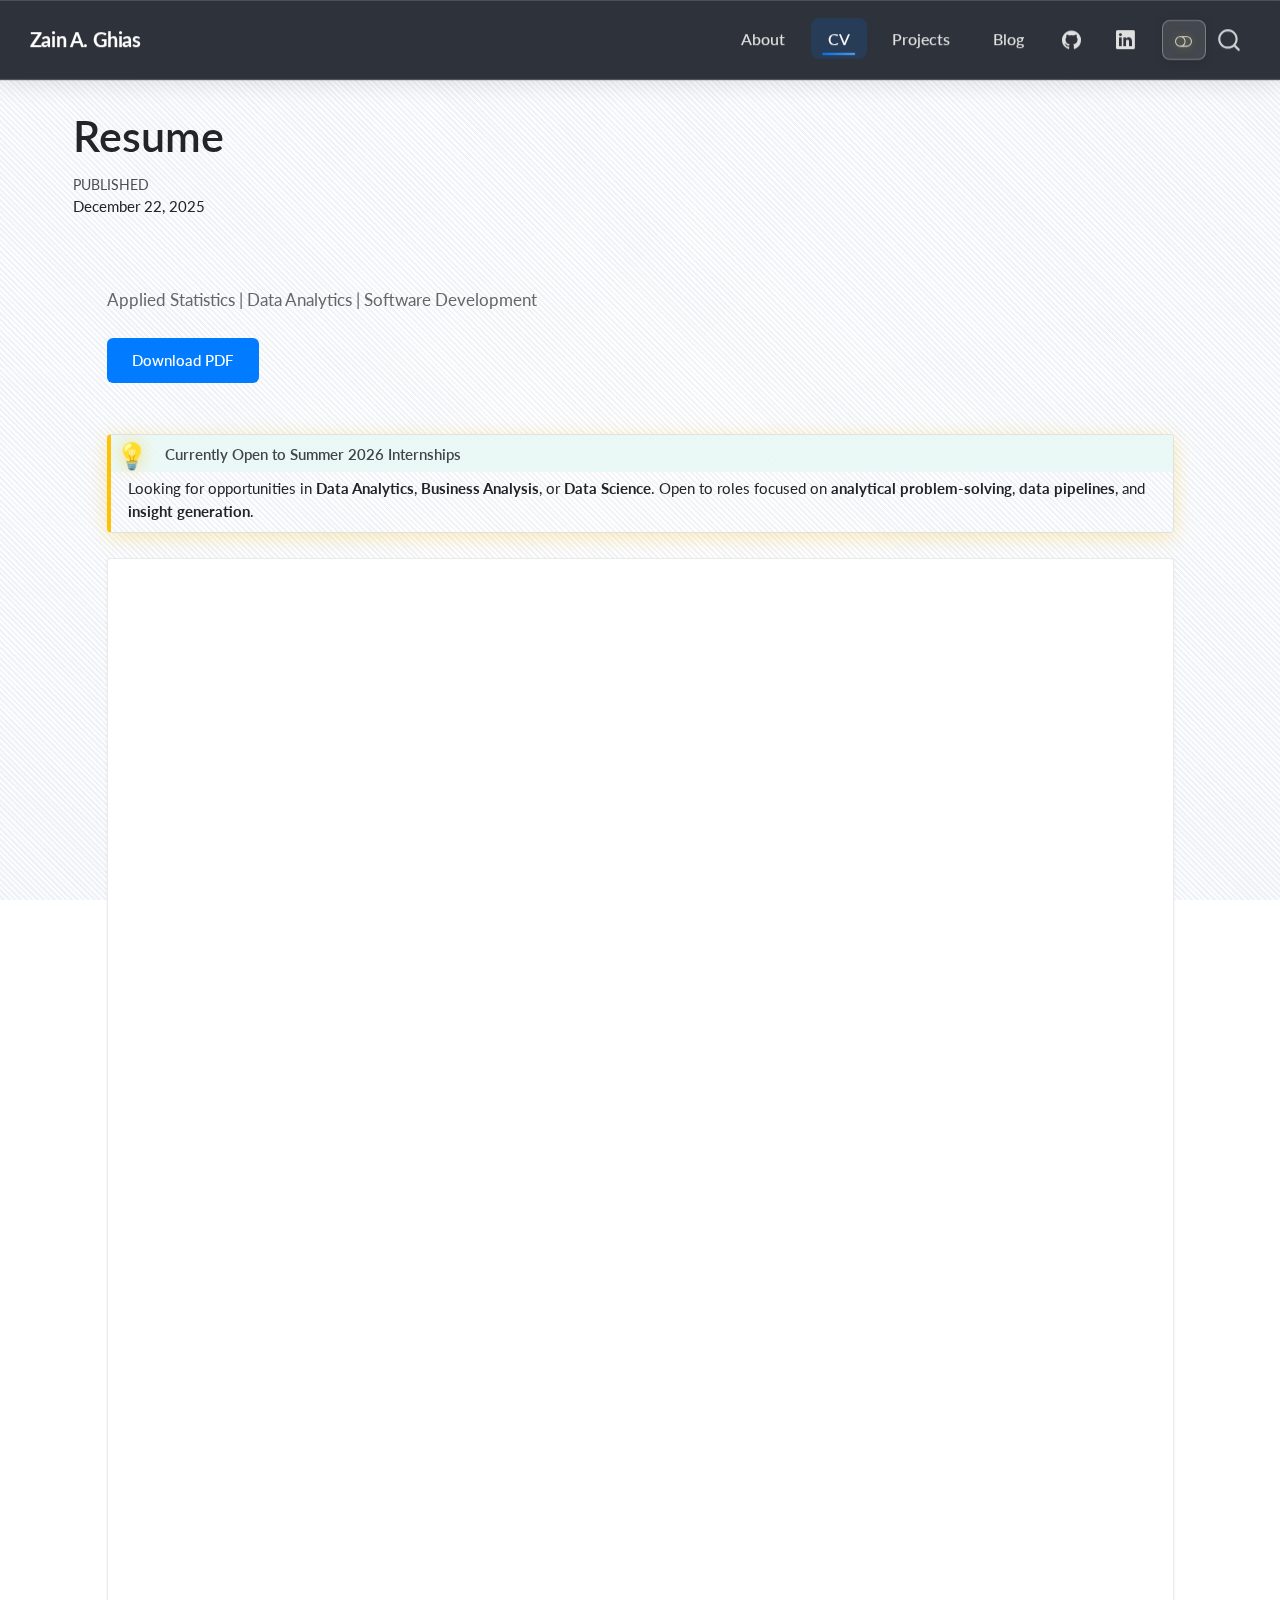
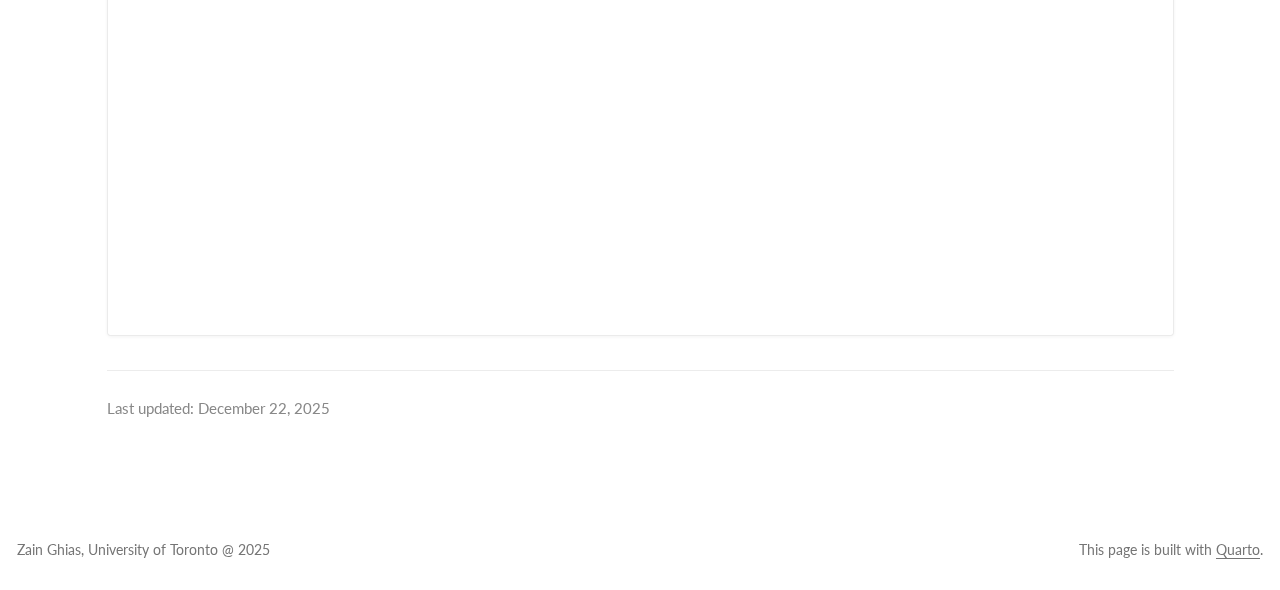
<file: docs/resume.html>
<!DOCTYPE html>
<html xmlns="http://www.w3.org/1999/xhtml" lang="en" xml:lang="en"><head>

<meta charset="utf-8">
<meta name="generator" content="quarto-1.7.32">

<meta name="viewport" content="width=device-width, initial-scale=1.0, user-scalable=yes">

<meta name="dcterms.date" content="2025-12-22">
<meta name="description" content="Zain Ghias’s Resume">

<title>Resume – Zain A. Ghias</title>
<style>
code{white-space: pre-wrap;}
span.smallcaps{font-variant: small-caps;}
div.columns{display: flex; gap: min(4vw, 1.5em);}
div.column{flex: auto; overflow-x: auto;}
div.hanging-indent{margin-left: 1.5em; text-indent: -1.5em;}
ul.task-list{list-style: none;}
ul.task-list li input[type="checkbox"] {
  width: 0.8em;
  margin: 0 0.8em 0.2em -1em; /* quarto-specific, see https://github.com/quarto-dev/quarto-cli/issues/4556 */ 
  vertical-align: middle;
}
</style>


<script src="site_libs/quarto-nav/quarto-nav.js"></script>
<script src="site_libs/quarto-nav/headroom.min.js"></script>
<script src="site_libs/clipboard/clipboard.min.js"></script>
<script src="site_libs/quarto-search/autocomplete.umd.js"></script>
<script src="site_libs/quarto-search/fuse.min.js"></script>
<script src="site_libs/quarto-search/quarto-search.js"></script>
<meta name="quarto:offset" content="./">
<script src="site_libs/quarto-html/quarto.js" type="module"></script>
<script src="site_libs/quarto-html/tabsets/tabsets.js" type="module"></script>
<script src="site_libs/quarto-html/popper.min.js"></script>
<script src="site_libs/quarto-html/tippy.umd.min.js"></script>
<script src="site_libs/quarto-html/anchor.min.js"></script>
<link href="site_libs/quarto-html/tippy.css" rel="stylesheet">
<link href="site_libs/quarto-html/quarto-syntax-highlighting-37eea08aefeeee20ff55810ff984fec1.css" rel="stylesheet" class="quarto-color-scheme" id="quarto-text-highlighting-styles">
<link href="site_libs/quarto-html/quarto-syntax-highlighting-dark-2fef5ea3f8957b3e4ecc936fc74692ca.css" rel="stylesheet" class="quarto-color-scheme quarto-color-alternate" id="quarto-text-highlighting-styles">
<link href="site_libs/quarto-html/quarto-syntax-highlighting-37eea08aefeeee20ff55810ff984fec1.css" rel="stylesheet" class="quarto-color-scheme-extra" id="quarto-text-highlighting-styles">
<script src="site_libs/bootstrap/bootstrap.min.js"></script>
<link href="site_libs/bootstrap/bootstrap-icons.css" rel="stylesheet">
<link href="site_libs/bootstrap/bootstrap-cc63fce9873912f1bbbccf05079cc9ea.min.css" rel="stylesheet" append-hash="true" class="quarto-color-scheme" id="quarto-bootstrap" data-mode="light">
<link href="site_libs/bootstrap/bootstrap-dark-08799928d293638fe9563d5c5a2794e5.min.css" rel="stylesheet" append-hash="true" class="quarto-color-scheme quarto-color-alternate" id="quarto-bootstrap" data-mode="dark">
<link href="site_libs/bootstrap/bootstrap-cc63fce9873912f1bbbccf05079cc9ea.min.css" rel="stylesheet" append-hash="true" class="quarto-color-scheme-extra" id="quarto-bootstrap" data-mode="light">
<script id="quarto-search-options" type="application/json">{
  "location": "navbar",
  "copy-button": false,
  "collapse-after": 3,
  "panel-placement": "end",
  "type": "overlay",
  "limit": 50,
  "keyboard-shortcut": [
    "f",
    "/",
    "s"
  ],
  "show-item-context": false,
  "language": {
    "search-no-results-text": "No results",
    "search-matching-documents-text": "matching documents",
    "search-copy-link-title": "Copy link to search",
    "search-hide-matches-text": "Hide additional matches",
    "search-more-match-text": "more match in this document",
    "search-more-matches-text": "more matches in this document",
    "search-clear-button-title": "Clear",
    "search-text-placeholder": "",
    "search-detached-cancel-button-title": "Cancel",
    "search-submit-button-title": "Submit",
    "search-label": "Search"
  }
}</script>


<link rel="stylesheet" href="styles.css">
</head>

<body class="nav-fixed quarto-light"><script id="quarto-html-before-body" type="application/javascript">
    const toggleBodyColorMode = (bsSheetEl) => {
      const mode = bsSheetEl.getAttribute("data-mode");
      const bodyEl = window.document.querySelector("body");
      if (mode === "dark") {
        bodyEl.classList.add("quarto-dark");
        bodyEl.classList.remove("quarto-light");
      } else {
        bodyEl.classList.add("quarto-light");
        bodyEl.classList.remove("quarto-dark");
      }
    }
    const toggleBodyColorPrimary = () => {
      const bsSheetEl = window.document.querySelector("link#quarto-bootstrap:not([rel=disabled-stylesheet])");
      if (bsSheetEl) {
        toggleBodyColorMode(bsSheetEl);
      }
    }
    const setColorSchemeToggle = (alternate) => {
      const toggles = window.document.querySelectorAll('.quarto-color-scheme-toggle');
      for (let i=0; i < toggles.length; i++) {
        const toggle = toggles[i];
        if (toggle) {
          if (alternate) {
            toggle.classList.add("alternate");
          } else {
            toggle.classList.remove("alternate");
          }
        }
      }
    };
    const toggleColorMode = (alternate) => {
      // Switch the stylesheets
      const primaryStylesheets = window.document.querySelectorAll('link.quarto-color-scheme:not(.quarto-color-alternate)');
      const alternateStylesheets = window.document.querySelectorAll('link.quarto-color-scheme.quarto-color-alternate');
      manageTransitions('#quarto-margin-sidebar .nav-link', false);
      if (alternate) {
        // note: dark is layered on light, we don't disable primary!
        enableStylesheet(alternateStylesheets);
        for (const sheetNode of alternateStylesheets) {
          if (sheetNode.id === "quarto-bootstrap") {
            toggleBodyColorMode(sheetNode);
          }
        }
      } else {
        disableStylesheet(alternateStylesheets);
        enableStylesheet(primaryStylesheets)
        toggleBodyColorPrimary();
      }
      manageTransitions('#quarto-margin-sidebar .nav-link', true);
      // Switch the toggles
      setColorSchemeToggle(alternate)
      // Hack to workaround the fact that safari doesn't
      // properly recolor the scrollbar when toggling (#1455)
      if (navigator.userAgent.indexOf('Safari') > 0 && navigator.userAgent.indexOf('Chrome') == -1) {
        manageTransitions("body", false);
        window.scrollTo(0, 1);
        setTimeout(() => {
          window.scrollTo(0, 0);
          manageTransitions("body", true);
        }, 40);
      }
    }
    const disableStylesheet = (stylesheets) => {
      for (let i=0; i < stylesheets.length; i++) {
        const stylesheet = stylesheets[i];
        stylesheet.rel = 'disabled-stylesheet';
      }
    }
    const enableStylesheet = (stylesheets) => {
      for (let i=0; i < stylesheets.length; i++) {
        const stylesheet = stylesheets[i];
        if(stylesheet.rel !== 'stylesheet') { // for Chrome, which will still FOUC without this check
          stylesheet.rel = 'stylesheet';
        }
      }
    }
    const manageTransitions = (selector, allowTransitions) => {
      const els = window.document.querySelectorAll(selector);
      for (let i=0; i < els.length; i++) {
        const el = els[i];
        if (allowTransitions) {
          el.classList.remove('notransition');
        } else {
          el.classList.add('notransition');
        }
      }
    }
    const isFileUrl = () => {
      return window.location.protocol === 'file:';
    }
    const hasAlternateSentinel = () => {
      let styleSentinel = getColorSchemeSentinel();
      if (styleSentinel !== null) {
        return styleSentinel === "alternate";
      } else {
        return false;
      }
    }
    const setStyleSentinel = (alternate) => {
      const value = alternate ? "alternate" : "default";
      if (!isFileUrl()) {
        window.localStorage.setItem("quarto-color-scheme", value);
      } else {
        localAlternateSentinel = value;
      }
    }
    const getColorSchemeSentinel = () => {
      if (!isFileUrl()) {
        const storageValue = window.localStorage.getItem("quarto-color-scheme");
        return storageValue != null ? storageValue : localAlternateSentinel;
      } else {
        return localAlternateSentinel;
      }
    }
    const toggleGiscusIfUsed = (isAlternate, darkModeDefault) => {
      const baseTheme = document.querySelector('#giscus-base-theme')?.value ?? 'light';
      const alternateTheme = document.querySelector('#giscus-alt-theme')?.value ?? 'dark';
      let newTheme = '';
      if(authorPrefersDark) {
        newTheme = isAlternate ? baseTheme : alternateTheme;
      } else {
        newTheme = isAlternate ? alternateTheme : baseTheme;
      }
      const changeGiscusTheme = () => {
        // From: https://github.com/giscus/giscus/issues/336
        const sendMessage = (message) => {
          const iframe = document.querySelector('iframe.giscus-frame');
          if (!iframe) return;
          iframe.contentWindow.postMessage({ giscus: message }, 'https://giscus.app');
        }
        sendMessage({
          setConfig: {
            theme: newTheme
          }
        });
      }
      const isGiscussLoaded = window.document.querySelector('iframe.giscus-frame') !== null;
      if (isGiscussLoaded) {
        changeGiscusTheme();
      }
    };
    const authorPrefersDark = false;
    const darkModeDefault = authorPrefersDark;
      document.querySelector('link#quarto-text-highlighting-styles.quarto-color-scheme-extra').rel = 'disabled-stylesheet';
      document.querySelector('link#quarto-bootstrap.quarto-color-scheme-extra').rel = 'disabled-stylesheet';
    let localAlternateSentinel = darkModeDefault ? 'alternate' : 'default';
    // Dark / light mode switch
    window.quartoToggleColorScheme = () => {
      // Read the current dark / light value
      let toAlternate = !hasAlternateSentinel();
      toggleColorMode(toAlternate);
      setStyleSentinel(toAlternate);
      toggleGiscusIfUsed(toAlternate, darkModeDefault);
      window.dispatchEvent(new Event('resize'));
    };
    // Switch to dark mode if need be
    if (hasAlternateSentinel()) {
      toggleColorMode(true);
    } else {
      toggleColorMode(false);
    }
  </script>

<div id="quarto-search-results"></div>
  <header id="quarto-header" class="headroom fixed-top">
    <nav class="navbar navbar-expand-lg " data-bs-theme="dark">
      <div class="navbar-container container-fluid">
      <div class="navbar-brand-container mx-auto">
    <a class="navbar-brand" href="./index.html">
    <span class="navbar-title">Zain A. Ghias</span>
    </a>
  </div>
            <div id="quarto-search" class="" title="Search"></div>
          <button class="navbar-toggler" type="button" data-bs-toggle="collapse" data-bs-target="#navbarCollapse" aria-controls="navbarCollapse" role="menu" aria-expanded="false" aria-label="Toggle navigation" onclick="if (window.quartoToggleHeadroom) { window.quartoToggleHeadroom(); }">
  <span class="navbar-toggler-icon"></span>
</button>
          <div class="collapse navbar-collapse" id="navbarCollapse">
            <ul class="navbar-nav navbar-nav-scroll ms-auto">
  <li class="nav-item">
    <a class="nav-link" href="./index.html"> 
<span class="menu-text">About</span></a>
  </li>  
  <li class="nav-item">
    <a class="nav-link active" href="./resume.html" aria-current="page"> 
<span class="menu-text">CV</span></a>
  </li>  
  <li class="nav-item">
    <a class="nav-link" href="./projects.html"> 
<span class="menu-text">Projects</span></a>
  </li>  
  <li class="nav-item">
    <a class="nav-link" href="./blog.html"> 
<span class="menu-text">Blog</span></a>
  </li>  
  <li class="nav-item compact">
    <a class="nav-link" href="https://github.com/Zain-Ghias"> <i class="bi bi-github" role="img">
</i> 
<span class="menu-text"></span></a>
  </li>  
  <li class="nav-item compact">
    <a class="nav-link" href="https://www.linkedin.com/in/zain-ghias/"> <i class="bi bi-linkedin" role="img">
</i> 
<span class="menu-text"></span></a>
  </li>  
</ul>
          </div> <!-- /navcollapse -->
            <div class="quarto-navbar-tools">
  <a href="" class="quarto-color-scheme-toggle quarto-navigation-tool  px-1" onclick="window.quartoToggleColorScheme(); return false;" title="Toggle dark mode"><i class="bi"></i></a>
</div>
      </div> <!-- /container-fluid -->
    </nav>
</header>
<!-- content -->
<div id="quarto-content" class="quarto-container page-columns page-rows-contents page-layout-full page-navbar">
<!-- sidebar -->
<!-- margin-sidebar -->
    
<!-- main -->
<main class="content column-page" id="quarto-document-content">


<header id="title-block-header" class="quarto-title-block default">
<div class="quarto-title">
<h1 class="title">Resume</h1>
</div>

<div>
  <div class="description">
    Zain Ghias’s Resume
  </div>
</div>


<div class="quarto-title-meta column-page">

    
    <div>
    <div class="quarto-title-meta-heading">Published</div>
    <div class="quarto-title-meta-contents">
      <p class="date">December 22, 2025</p>
    </div>
  </div>
  
    
  </div>
  


</header>


<style>
/* Override global center alignment for resume page */
#title-block-header {
    text-align: left !important;
    margin-bottom: 1.5rem !important;
    padding-bottom: 1rem !important;
}

#title-block-header .quarto-title {
    text-align: left !important;
}

#title-block-header .quarto-title h1.title {
    text-align: left !important;
    margin-left: 0 !important;
    margin-right: auto !important;
    font-size: 2.5rem;
    margin-bottom: 0.5rem;
}

#title-block-header .quarto-title-meta {
    text-align: left !important;
    align-items: flex-start !important;
}

/* Hide default title description */
#title-block-header .description {
    display: none;
}

/* Modern resume page container - wider and less padding */
.resume-page {
    max-width: 1400px;
    margin: 0 auto;
    padding: 1rem 2rem 2rem 2rem;
}

/* Subtitle styling */
.resume-subtitle {
    color: #666;
    font-size: 1rem;
    margin: 0.5rem 0 1.5rem 0;
    font-weight: 400;
}

/* Animated callout - clean and organized */
.resume-page .callout-tip {
    position: relative;
    animation: gentlePulse 3s ease-in-out infinite;
    border-left: 4px solid #ffc107 !important;
    box-shadow: 0 4px 20px rgba(255, 193, 7, 0.3);
    margin: 1.5rem 0 !important;
    overflow: visible;
}

.resume-page .callout-tip .callout-header {
    display: flex;
    align-items: center;
    gap: 0.75rem;
    padding-left: 1rem;
}

.resume-page .callout-tip .callout-icon-container {
    display: flex;
    align-items: center;
    justify-content: center;
    width: 2rem;
    height: 2rem;
    flex-shrink: 0;
}

.resume-page .callout-tip .callout-icon-container::before {
    content: '💡';
    font-size: 1.5rem;
    line-height: 1;
    animation: bulbFlicker 2s ease-in-out infinite;
    filter: drop-shadow(0 0 8px rgba(255, 193, 7, 0.6));
    display: block;
}

.resume-page .callout-tip .callout-icon-container i {
    display: none;
}

.resume-page .callout-tip .callout-title-container {
    flex: 1;
}

.resume-page .callout-tip .callout-body {
    padding-left: 1rem;
}

@keyframes gentlePulse {
    0%, 100% {
        box-shadow: 0 4px 20px rgba(255, 193, 7, 0.3);
    }
    50% {
        box-shadow: 0 6px 30px rgba(255, 193, 7, 0.5);
    }
}

@keyframes bulbFlicker {
    0%, 100% {
        opacity: 1;
        transform: scale(1);
        filter: drop-shadow(0 0 8px rgba(255, 193, 7, 0.6));
    }
    25% {
        opacity: 0.85;
        transform: scale(0.98);
        filter: drop-shadow(0 0 12px rgba(255, 193, 7, 0.8));
    }
    50% {
        opacity: 1;
        transform: scale(1.03);
        filter: drop-shadow(0 0 15px rgba(255, 193, 7, 1));
    }
    75% {
        opacity: 0.9;
        transform: scale(0.99);
        filter: drop-shadow(0 0 10px rgba(255, 193, 7, 0.7));
    }
}

html[data-theme='dark'] .resume-page .callout-tip {
    border-left-color: #ffc107 !important;
    box-shadow: 0 4px 20px rgba(255, 193, 7, 0.4);
}

html[data-theme='dark'] .resume-page .callout-tip .callout-icon-container::before {
    filter: drop-shadow(0 0 10px rgba(255, 193, 7, 0.8));
}

/* Simple download button */
.resume-download-btn {
    display: inline-block;
    padding: 0.625rem 1.5rem;
    background: #007bff;
    color: #ffffff;
    text-decoration: none;
    border-radius: 6px;
    font-size: 0.9rem;
    font-weight: 500;
    transition: all 0.2s ease;
    border: none;
    cursor: pointer;
    margin-bottom: 1.5rem;
}

.resume-download-btn:hover {
    background: #0056b3;
    transform: translateY(-1px);
    box-shadow: 0 2px 8px rgba(0, 123, 255, 0.3);
    color: #ffffff;
    text-decoration: none;
}

html[data-theme='dark'] .resume-subtitle {
    color: #b0b0b0;
}

html[data-theme='dark'] .resume-download-btn {
    background: #3b82f6;
}

html[data-theme='dark'] .resume-download-btn:hover {
    background: #2563eb;
}

/* PDF embed container - wider with smaller borders */
.embed-container {
    position: relative;
    padding-bottom: 129%;
    height: 0;
    overflow: hidden;
    max-width: 100%;
    border-radius: 4px;
    box-shadow: 0 1px 4px rgba(0, 0, 0, 0.06);
    margin: 0;
    background: #ffffff;
    border: 1px solid rgba(0, 0, 0, 0.08);
    transition: all 0.3s ease;
}

.embed-container:hover {
    box-shadow: 0 2px 8px rgba(0, 0, 0, 0.1);
}

.embed-container iframe {
    position: absolute;
    top: 0;
    left: 0;
    width: 100%;
    height: 100%;
    border-radius: 4px;
    border: none;
    background: #ffffff;
}

/* Footer - minimal and compact */
.resume-footer {
    text-align: left;
    margin-top: 2rem;
    padding-top: 1.5rem;
    border-top: 1px solid rgba(0, 0, 0, 0.08);
}

.resume-footer p {
    margin: 0;
    color: #888;
    font-size: 0.875rem;
    font-weight: 400;
}

/* Dark mode support */
html[data-theme='dark'] #title-block-header {
    border-bottom: none;
}

html[data-theme='dark'] .embed-container {
    background: #1a1a1a;
    border-color: rgba(255, 255, 255, 0.12);
    box-shadow: 0 1px 4px rgba(0, 0, 0, 0.3);
}

html[data-theme='dark'] .embed-container:hover {
    box-shadow: 0 2px 8px rgba(0, 0, 0, 0.4);
}

html[data-theme='dark'] .embed-container iframe {
    background: #1a1a1a;
}

html[data-theme='dark'] .resume-footer {
    border-top-color: rgba(255, 255, 255, 0.1);
}

html[data-theme='dark'] .resume-footer p {
    color: #888 !important;
}

/* Responsive design */
@media (max-width: 1200px) {
    .resume-page {
        max-width: 100%;
        padding: 1rem 1.5rem 2rem 1.5rem;
    }
}

@media (max-width: 768px) {
    .resume-page {
        padding: 1rem 1rem 1.5rem 1rem;
    }
    
    #title-block-header .quarto-title h1.title {
        font-size: 2rem;
    }
    
    .resume-download-btn {
        width: 100%;
        text-align: center;
    }
    
    .embed-container {
        padding-bottom: 145%;
        border-radius: 3px;
    }
    
    .resume-footer {
        margin-top: 1.5rem;
        padding-top: 1rem;
    }
}

@media (max-width: 480px) {
    #title-block-header .quarto-title h1.title {
        font-size: 1.75rem;
    }
    
    .embed-container {
        padding-bottom: 160%;
    }
}

/* Print styles */
@media print {
    .resume-download-btn,
    .resume-footer {
        display: none;
    }
    
    .embed-container {
        box-shadow: none;
        border: none;
        padding-bottom: 129%;
    }
}
</style>
<div class="resume-page">
<p class="resume-subtitle">
Applied Statistics | Data Analytics | Software Development
</p>
<p><a href="resume/ZainGhias_Resume.pdf" class="resume-download-btn" target="_blank">Download PDF</a></p>
<div class="callout callout-style-default callout-tip callout-titled" title="Currently Open to Summer 2026 Internships">
<div class="callout-header d-flex align-content-center">
<div class="callout-icon-container">
<i class="callout-icon"></i>
</div>
<div class="callout-title-container flex-fill">
Currently Open to Summer 2026 Internships
</div>
</div>
<div class="callout-body-container callout-body">
<p>Looking for opportunities in <strong>Data Analytics</strong>, <strong>Business Analysis</strong>, or <strong>Data Science</strong>. Open to roles focused on <strong>analytical problem-solving</strong>, <strong>data pipelines</strong>, and <strong>insight generation</strong>.</p>
</div>
</div>
<div class="embed-container">
<p><iframe src="resume/ZainGhias_Resume.pdf#toolbar=0&amp;navpanes=0&amp;scrollbar=0&amp;zoom=120" style="border: none" title="Zain Ghias Resume"></iframe></p>
</div>
<div class="resume-footer">
<p>Last updated: December 22, 2025</p>
</div>
</div>



</main> <!-- /main -->
<script id="quarto-html-after-body" type="application/javascript">
  window.document.addEventListener("DOMContentLoaded", function (event) {
    // Ensure there is a toggle, if there isn't float one in the top right
    if (window.document.querySelector('.quarto-color-scheme-toggle') === null) {
      const a = window.document.createElement('a');
      a.classList.add('top-right');
      a.classList.add('quarto-color-scheme-toggle');
      a.href = "";
      a.onclick = function() { try { window.quartoToggleColorScheme(); } catch {} return false; };
      const i = window.document.createElement("i");
      i.classList.add('bi');
      a.appendChild(i);
      window.document.body.appendChild(a);
    }
    setColorSchemeToggle(hasAlternateSentinel())
    const icon = "";
    const anchorJS = new window.AnchorJS();
    anchorJS.options = {
      placement: 'right',
      icon: icon
    };
    anchorJS.add('.anchored');
    const isCodeAnnotation = (el) => {
      for (const clz of el.classList) {
        if (clz.startsWith('code-annotation-')) {                     
          return true;
        }
      }
      return false;
    }
    const onCopySuccess = function(e) {
      // button target
      const button = e.trigger;
      // don't keep focus
      button.blur();
      // flash "checked"
      button.classList.add('code-copy-button-checked');
      var currentTitle = button.getAttribute("title");
      button.setAttribute("title", "Copied!");
      let tooltip;
      if (window.bootstrap) {
        button.setAttribute("data-bs-toggle", "tooltip");
        button.setAttribute("data-bs-placement", "left");
        button.setAttribute("data-bs-title", "Copied!");
        tooltip = new bootstrap.Tooltip(button, 
          { trigger: "manual", 
            customClass: "code-copy-button-tooltip",
            offset: [0, -8]});
        tooltip.show();    
      }
      setTimeout(function() {
        if (tooltip) {
          tooltip.hide();
          button.removeAttribute("data-bs-title");
          button.removeAttribute("data-bs-toggle");
          button.removeAttribute("data-bs-placement");
        }
        button.setAttribute("title", currentTitle);
        button.classList.remove('code-copy-button-checked');
      }, 1000);
      // clear code selection
      e.clearSelection();
    }
    const getTextToCopy = function(trigger) {
        const codeEl = trigger.previousElementSibling.cloneNode(true);
        for (const childEl of codeEl.children) {
          if (isCodeAnnotation(childEl)) {
            childEl.remove();
          }
        }
        return codeEl.innerText;
    }
    const clipboard = new window.ClipboardJS('.code-copy-button:not([data-in-quarto-modal])', {
      text: getTextToCopy
    });
    clipboard.on('success', onCopySuccess);
    if (window.document.getElementById('quarto-embedded-source-code-modal')) {
      const clipboardModal = new window.ClipboardJS('.code-copy-button[data-in-quarto-modal]', {
        text: getTextToCopy,
        container: window.document.getElementById('quarto-embedded-source-code-modal')
      });
      clipboardModal.on('success', onCopySuccess);
    }
      var localhostRegex = new RegExp(/^(?:http|https):\/\/localhost\:?[0-9]*\//);
      var mailtoRegex = new RegExp(/^mailto:/);
        var filterRegex = new RegExp("https:\/\/zain-ghias\.github\.io\/zain-website\/");
      var isInternal = (href) => {
          return filterRegex.test(href) || localhostRegex.test(href) || mailtoRegex.test(href);
      }
      // Inspect non-navigation links and adorn them if external
     var links = window.document.querySelectorAll('a[href]:not(.nav-link):not(.navbar-brand):not(.toc-action):not(.sidebar-link):not(.sidebar-item-toggle):not(.pagination-link):not(.no-external):not([aria-hidden]):not(.dropdown-item):not(.quarto-navigation-tool):not(.about-link)');
      for (var i=0; i<links.length; i++) {
        const link = links[i];
        if (!isInternal(link.href)) {
          // undo the damage that might have been done by quarto-nav.js in the case of
          // links that we want to consider external
          if (link.dataset.originalHref !== undefined) {
            link.href = link.dataset.originalHref;
          }
        }
      }
    function tippyHover(el, contentFn, onTriggerFn, onUntriggerFn) {
      const config = {
        allowHTML: true,
        maxWidth: 500,
        delay: 100,
        arrow: false,
        appendTo: function(el) {
            return el.parentElement;
        },
        interactive: true,
        interactiveBorder: 10,
        theme: 'quarto',
        placement: 'bottom-start',
      };
      if (contentFn) {
        config.content = contentFn;
      }
      if (onTriggerFn) {
        config.onTrigger = onTriggerFn;
      }
      if (onUntriggerFn) {
        config.onUntrigger = onUntriggerFn;
      }
      window.tippy(el, config); 
    }
    const noterefs = window.document.querySelectorAll('a[role="doc-noteref"]');
    for (var i=0; i<noterefs.length; i++) {
      const ref = noterefs[i];
      tippyHover(ref, function() {
        // use id or data attribute instead here
        let href = ref.getAttribute('data-footnote-href') || ref.getAttribute('href');
        try { href = new URL(href).hash; } catch {}
        const id = href.replace(/^#\/?/, "");
        const note = window.document.getElementById(id);
        if (note) {
          return note.innerHTML;
        } else {
          return "";
        }
      });
    }
    const xrefs = window.document.querySelectorAll('a.quarto-xref');
    const processXRef = (id, note) => {
      // Strip column container classes
      const stripColumnClz = (el) => {
        el.classList.remove("page-full", "page-columns");
        if (el.children) {
          for (const child of el.children) {
            stripColumnClz(child);
          }
        }
      }
      stripColumnClz(note)
      if (id === null || id.startsWith('sec-')) {
        // Special case sections, only their first couple elements
        const container = document.createElement("div");
        if (note.children && note.children.length > 2) {
          container.appendChild(note.children[0].cloneNode(true));
          for (let i = 1; i < note.children.length; i++) {
            const child = note.children[i];
            if (child.tagName === "P" && child.innerText === "") {
              continue;
            } else {
              container.appendChild(child.cloneNode(true));
              break;
            }
          }
          if (window.Quarto?.typesetMath) {
            window.Quarto.typesetMath(container);
          }
          return container.innerHTML
        } else {
          if (window.Quarto?.typesetMath) {
            window.Quarto.typesetMath(note);
          }
          return note.innerHTML;
        }
      } else {
        // Remove any anchor links if they are present
        const anchorLink = note.querySelector('a.anchorjs-link');
        if (anchorLink) {
          anchorLink.remove();
        }
        if (window.Quarto?.typesetMath) {
          window.Quarto.typesetMath(note);
        }
        if (note.classList.contains("callout")) {
          return note.outerHTML;
        } else {
          return note.innerHTML;
        }
      }
    }
    for (var i=0; i<xrefs.length; i++) {
      const xref = xrefs[i];
      tippyHover(xref, undefined, function(instance) {
        instance.disable();
        let url = xref.getAttribute('href');
        let hash = undefined; 
        if (url.startsWith('#')) {
          hash = url;
        } else {
          try { hash = new URL(url).hash; } catch {}
        }
        if (hash) {
          const id = hash.replace(/^#\/?/, "");
          const note = window.document.getElementById(id);
          if (note !== null) {
            try {
              const html = processXRef(id, note.cloneNode(true));
              instance.setContent(html);
            } finally {
              instance.enable();
              instance.show();
            }
          } else {
            // See if we can fetch this
            fetch(url.split('#')[0])
            .then(res => res.text())
            .then(html => {
              const parser = new DOMParser();
              const htmlDoc = parser.parseFromString(html, "text/html");
              const note = htmlDoc.getElementById(id);
              if (note !== null) {
                const html = processXRef(id, note);
                instance.setContent(html);
              } 
            }).finally(() => {
              instance.enable();
              instance.show();
            });
          }
        } else {
          // See if we can fetch a full url (with no hash to target)
          // This is a special case and we should probably do some content thinning / targeting
          fetch(url)
          .then(res => res.text())
          .then(html => {
            const parser = new DOMParser();
            const htmlDoc = parser.parseFromString(html, "text/html");
            const note = htmlDoc.querySelector('main.content');
            if (note !== null) {
              // This should only happen for chapter cross references
              // (since there is no id in the URL)
              // remove the first header
              if (note.children.length > 0 && note.children[0].tagName === "HEADER") {
                note.children[0].remove();
              }
              const html = processXRef(null, note);
              instance.setContent(html);
            } 
          }).finally(() => {
            instance.enable();
            instance.show();
          });
        }
      }, function(instance) {
      });
    }
        let selectedAnnoteEl;
        const selectorForAnnotation = ( cell, annotation) => {
          let cellAttr = 'data-code-cell="' + cell + '"';
          let lineAttr = 'data-code-annotation="' +  annotation + '"';
          const selector = 'span[' + cellAttr + '][' + lineAttr + ']';
          return selector;
        }
        const selectCodeLines = (annoteEl) => {
          const doc = window.document;
          const targetCell = annoteEl.getAttribute("data-target-cell");
          const targetAnnotation = annoteEl.getAttribute("data-target-annotation");
          const annoteSpan = window.document.querySelector(selectorForAnnotation(targetCell, targetAnnotation));
          const lines = annoteSpan.getAttribute("data-code-lines").split(",");
          const lineIds = lines.map((line) => {
            return targetCell + "-" + line;
          })
          let top = null;
          let height = null;
          let parent = null;
          if (lineIds.length > 0) {
              //compute the position of the single el (top and bottom and make a div)
              const el = window.document.getElementById(lineIds[0]);
              top = el.offsetTop;
              height = el.offsetHeight;
              parent = el.parentElement.parentElement;
            if (lineIds.length > 1) {
              const lastEl = window.document.getElementById(lineIds[lineIds.length - 1]);
              const bottom = lastEl.offsetTop + lastEl.offsetHeight;
              height = bottom - top;
            }
            if (top !== null && height !== null && parent !== null) {
              // cook up a div (if necessary) and position it 
              let div = window.document.getElementById("code-annotation-line-highlight");
              if (div === null) {
                div = window.document.createElement("div");
                div.setAttribute("id", "code-annotation-line-highlight");
                div.style.position = 'absolute';
                parent.appendChild(div);
              }
              div.style.top = top - 2 + "px";
              div.style.height = height + 4 + "px";
              div.style.left = 0;
              let gutterDiv = window.document.getElementById("code-annotation-line-highlight-gutter");
              if (gutterDiv === null) {
                gutterDiv = window.document.createElement("div");
                gutterDiv.setAttribute("id", "code-annotation-line-highlight-gutter");
                gutterDiv.style.position = 'absolute';
                const codeCell = window.document.getElementById(targetCell);
                const gutter = codeCell.querySelector('.code-annotation-gutter');
                gutter.appendChild(gutterDiv);
              }
              gutterDiv.style.top = top - 2 + "px";
              gutterDiv.style.height = height + 4 + "px";
            }
            selectedAnnoteEl = annoteEl;
          }
        };
        const unselectCodeLines = () => {
          const elementsIds = ["code-annotation-line-highlight", "code-annotation-line-highlight-gutter"];
          elementsIds.forEach((elId) => {
            const div = window.document.getElementById(elId);
            if (div) {
              div.remove();
            }
          });
          selectedAnnoteEl = undefined;
        };
          // Handle positioning of the toggle
      window.addEventListener(
        "resize",
        throttle(() => {
          elRect = undefined;
          if (selectedAnnoteEl) {
            selectCodeLines(selectedAnnoteEl);
          }
        }, 10)
      );
      function throttle(fn, ms) {
      let throttle = false;
      let timer;
        return (...args) => {
          if(!throttle) { // first call gets through
              fn.apply(this, args);
              throttle = true;
          } else { // all the others get throttled
              if(timer) clearTimeout(timer); // cancel #2
              timer = setTimeout(() => {
                fn.apply(this, args);
                timer = throttle = false;
              }, ms);
          }
        };
      }
        // Attach click handler to the DT
        const annoteDls = window.document.querySelectorAll('dt[data-target-cell]');
        for (const annoteDlNode of annoteDls) {
          annoteDlNode.addEventListener('click', (event) => {
            const clickedEl = event.target;
            if (clickedEl !== selectedAnnoteEl) {
              unselectCodeLines();
              const activeEl = window.document.querySelector('dt[data-target-cell].code-annotation-active');
              if (activeEl) {
                activeEl.classList.remove('code-annotation-active');
              }
              selectCodeLines(clickedEl);
              clickedEl.classList.add('code-annotation-active');
            } else {
              // Unselect the line
              unselectCodeLines();
              clickedEl.classList.remove('code-annotation-active');
            }
          });
        }
    const findCites = (el) => {
      const parentEl = el.parentElement;
      if (parentEl) {
        const cites = parentEl.dataset.cites;
        if (cites) {
          return {
            el,
            cites: cites.split(' ')
          };
        } else {
          return findCites(el.parentElement)
        }
      } else {
        return undefined;
      }
    };
    var bibliorefs = window.document.querySelectorAll('a[role="doc-biblioref"]');
    for (var i=0; i<bibliorefs.length; i++) {
      const ref = bibliorefs[i];
      const citeInfo = findCites(ref);
      if (citeInfo) {
        tippyHover(citeInfo.el, function() {
          var popup = window.document.createElement('div');
          citeInfo.cites.forEach(function(cite) {
            var citeDiv = window.document.createElement('div');
            citeDiv.classList.add('hanging-indent');
            citeDiv.classList.add('csl-entry');
            var biblioDiv = window.document.getElementById('ref-' + cite);
            if (biblioDiv) {
              citeDiv.innerHTML = biblioDiv.innerHTML;
            }
            popup.appendChild(citeDiv);
          });
          return popup.innerHTML;
        });
      }
    }
  });
  </script>
</div> <!-- /content -->
<footer class="footer">
  <div class="nav-footer">
    <div class="nav-footer-left">
<p>Zain Ghias, University of Toronto @ 2025</p>
</div>   
    <div class="nav-footer-center">
      &nbsp;
    </div>
    <div class="nav-footer-right">
<p>This page is built with <a href="https://quarto.org/">Quarto</a>.</p>
</div>
  </div>
</footer>




</body></html>
</file>
<file: docs/site_libs/quarto-html/tippy.css>
.tippy-box[data-animation=fade][data-state=hidden]{opacity:0}[data-tippy-root]{max-width:calc(100vw - 10px)}.tippy-box{position:relative;background-color:#333;color:#fff;border-radius:4px;font-size:14px;line-height:1.4;white-space:normal;outline:0;transition-property:transform,visibility,opacity}.tippy-box[data-placement^=top]>.tippy-arrow{bottom:0}.tippy-box[data-placement^=top]>.tippy-arrow:before{bottom:-7px;left:0;border-width:8px 8px 0;border-top-color:initial;transform-origin:center top}.tippy-box[data-placement^=bottom]>.tippy-arrow{top:0}.tippy-box[data-placement^=bottom]>.tippy-arrow:before{top:-7px;left:0;border-width:0 8px 8px;border-bottom-color:initial;transform-origin:center bottom}.tippy-box[data-placement^=left]>.tippy-arrow{right:0}.tippy-box[data-placement^=left]>.tippy-arrow:before{border-width:8px 0 8px 8px;border-left-color:initial;right:-7px;transform-origin:center left}.tippy-box[data-placement^=right]>.tippy-arrow{left:0}.tippy-box[data-placement^=right]>.tippy-arrow:before{left:-7px;border-width:8px 8px 8px 0;border-right-color:initial;transform-origin:center right}.tippy-box[data-inertia][data-state=visible]{transition-timing-function:cubic-bezier(.54,1.5,.38,1.11)}.tippy-arrow{width:16px;height:16px;color:#333}.tippy-arrow:before{content:"";position:absolute;border-color:transparent;border-style:solid}.tippy-content{position:relative;padding:5px 9px;z-index:1}
</file>
<file: docs/site_libs/quarto-html/quarto-syntax-highlighting-37eea08aefeeee20ff55810ff984fec1.css>
/* quarto syntax highlight colors */
:root {
  --quarto-hl-ot-color: #003B4F;
  --quarto-hl-at-color: #657422;
  --quarto-hl-ss-color: #20794D;
  --quarto-hl-an-color: #5E5E5E;
  --quarto-hl-fu-color: #4758AB;
  --quarto-hl-st-color: #20794D;
  --quarto-hl-cf-color: #003B4F;
  --quarto-hl-op-color: #5E5E5E;
  --quarto-hl-er-color: #AD0000;
  --quarto-hl-bn-color: #AD0000;
  --quarto-hl-al-color: #AD0000;
  --quarto-hl-va-color: #111111;
  --quarto-hl-bu-color: inherit;
  --quarto-hl-ex-color: inherit;
  --quarto-hl-pp-color: #AD0000;
  --quarto-hl-in-color: #5E5E5E;
  --quarto-hl-vs-color: #20794D;
  --quarto-hl-wa-color: #5E5E5E;
  --quarto-hl-do-color: #5E5E5E;
  --quarto-hl-im-color: #00769E;
  --quarto-hl-ch-color: #20794D;
  --quarto-hl-dt-color: #AD0000;
  --quarto-hl-fl-color: #AD0000;
  --quarto-hl-co-color: #5E5E5E;
  --quarto-hl-cv-color: #5E5E5E;
  --quarto-hl-cn-color: #8f5902;
  --quarto-hl-sc-color: #5E5E5E;
  --quarto-hl-dv-color: #AD0000;
  --quarto-hl-kw-color: #003B4F;
}

/* other quarto variables */
:root {
  --quarto-font-monospace: SFMono-Regular, Menlo, Monaco, Consolas, "Liberation Mono", "Courier New", monospace;
}

/* syntax highlight based on Pandoc's rules */
pre > code.sourceCode > span {
  color: #003B4F;
}

code.sourceCode > span {
  color: #003B4F;
}

div.sourceCode,
div.sourceCode pre.sourceCode {
  color: #003B4F;
}

/* Normal */
code span {
  color: #003B4F;
}

/* Alert */
code span.al {
  color: #AD0000;
  font-style: inherit;
}

/* Annotation */
code span.an {
  color: #5E5E5E;
  font-style: inherit;
}

/* Attribute */
code span.at {
  color: #657422;
  font-style: inherit;
}

/* BaseN */
code span.bn {
  color: #AD0000;
  font-style: inherit;
}

/* BuiltIn */
code span.bu {
  font-style: inherit;
}

/* ControlFlow */
code span.cf {
  color: #003B4F;
  font-weight: bold;
  font-style: inherit;
}

/* Char */
code span.ch {
  color: #20794D;
  font-style: inherit;
}

/* Constant */
code span.cn {
  color: #8f5902;
  font-style: inherit;
}

/* Comment */
code span.co {
  color: #5E5E5E;
  font-style: inherit;
}

/* CommentVar */
code span.cv {
  color: #5E5E5E;
  font-style: italic;
}

/* Documentation */
code span.do {
  color: #5E5E5E;
  font-style: italic;
}

/* DataType */
code span.dt {
  color: #AD0000;
  font-style: inherit;
}

/* DecVal */
code span.dv {
  color: #AD0000;
  font-style: inherit;
}

/* Error */
code span.er {
  color: #AD0000;
  font-style: inherit;
}

/* Extension */
code span.ex {
  font-style: inherit;
}

/* Float */
code span.fl {
  color: #AD0000;
  font-style: inherit;
}

/* Function */
code span.fu {
  color: #4758AB;
  font-style: inherit;
}

/* Import */
code span.im {
  color: #00769E;
  font-style: inherit;
}

/* Information */
code span.in {
  color: #5E5E5E;
  font-style: inherit;
}

/* Keyword */
code span.kw {
  color: #003B4F;
  font-weight: bold;
  font-style: inherit;
}

/* Operator */
code span.op {
  color: #5E5E5E;
  font-style: inherit;
}

/* Other */
code span.ot {
  color: #003B4F;
  font-style: inherit;
}

/* Preprocessor */
code span.pp {
  color: #AD0000;
  font-style: inherit;
}

/* SpecialChar */
code span.sc {
  color: #5E5E5E;
  font-style: inherit;
}

/* SpecialString */
code span.ss {
  color: #20794D;
  font-style: inherit;
}

/* String */
code span.st {
  color: #20794D;
  font-style: inherit;
}

/* Variable */
code span.va {
  color: #111111;
  font-style: inherit;
}

/* VerbatimString */
code span.vs {
  color: #20794D;
  font-style: inherit;
}

/* Warning */
code span.wa {
  color: #5E5E5E;
  font-style: italic;
}

.prevent-inlining {
  content: "</";
}

/*# sourceMappingURL=27d3d809615f7771493d095567f04340.css.map */
</file>
<file: docs/site_libs/quarto-html/quarto-syntax-highlighting-dark-2fef5ea3f8957b3e4ecc936fc74692ca.css>
/* quarto syntax highlight colors */
:root {
  --quarto-hl-al-color: #f07178;
  --quarto-hl-an-color: #d4d0ab;
  --quarto-hl-at-color: #00e0e0;
  --quarto-hl-bn-color: #d4d0ab;
  --quarto-hl-bu-color: #abe338;
  --quarto-hl-ch-color: #abe338;
  --quarto-hl-co-color: #f8f8f2;
  --quarto-hl-cv-color: #ffd700;
  --quarto-hl-cn-color: #ffd700;
  --quarto-hl-cf-color: #ffa07a;
  --quarto-hl-dt-color: #ffa07a;
  --quarto-hl-dv-color: #d4d0ab;
  --quarto-hl-do-color: #f8f8f2;
  --quarto-hl-er-color: #f07178;
  --quarto-hl-ex-color: #00e0e0;
  --quarto-hl-fl-color: #d4d0ab;
  --quarto-hl-fu-color: #ffa07a;
  --quarto-hl-im-color: #abe338;
  --quarto-hl-in-color: #d4d0ab;
  --quarto-hl-kw-color: #ffa07a;
  --quarto-hl-op-color: #ffa07a;
  --quarto-hl-ot-color: #00e0e0;
  --quarto-hl-pp-color: #dcc6e0;
  --quarto-hl-re-color: #00e0e0;
  --quarto-hl-sc-color: #abe338;
  --quarto-hl-ss-color: #abe338;
  --quarto-hl-st-color: #abe338;
  --quarto-hl-va-color: #00e0e0;
  --quarto-hl-vs-color: #abe338;
  --quarto-hl-wa-color: #dcc6e0;
}

/* other quarto variables */
:root {
  --quarto-font-monospace: SFMono-Regular, Menlo, Monaco, Consolas, "Liberation Mono", "Courier New", monospace;
}

/* syntax highlight based on Pandoc's rules */
pre > code.sourceCode > span {
  color: #f8f8f2;
}

code.sourceCode > span {
  color: #f8f8f2;
}

div.sourceCode,
div.sourceCode pre.sourceCode {
  color: #f8f8f2;
}

/* Normal */
code span {
  color: #f8f8f2;
}

/* Alert */
code span.al {
  color: #f07178;
}

/* Annotation */
code span.an {
  color: #d4d0ab;
}

/* Attribute */
code span.at {
  color: #00e0e0;
}

/* BaseN */
code span.bn {
  color: #d4d0ab;
}

/* BuiltIn */
code span.bu {
  color: #abe338;
}

/* ControlFlow */
code span.cf {
  font-weight: bold;
  color: #ffa07a;
}

/* Char */
code span.ch {
  color: #abe338;
}

/* Constant */
code span.cn {
  color: #ffd700;
}

/* Comment */
code span.co {
  font-style: italic;
  color: #f8f8f2;
}

/* CommentVar */
code span.cv {
  color: #ffd700;
}

/* Documentation */
code span.do {
  color: #f8f8f2;
}

/* DataType */
code span.dt {
  color: #ffa07a;
}

/* DecVal */
code span.dv {
  color: #d4d0ab;
}

/* Error */
code span.er {
  color: #f07178;
  text-decoration: underline;
}

/* Extension */
code span.ex {
  font-weight: bold;
  color: #00e0e0;
}

/* Float */
code span.fl {
  color: #d4d0ab;
}

/* Function */
code span.fu {
  color: #ffa07a;
}

/* Import */
code span.im {
  color: #abe338;
}

/* Information */
code span.in {
  color: #d4d0ab;
}

/* Keyword */
code span.kw {
  font-weight: bold;
  color: #ffa07a;
}

/* Operator */
code span.op {
  color: #ffa07a;
}

/* Other */
code span.ot {
  color: #00e0e0;
}

/* Preprocessor */
code span.pp {
  color: #dcc6e0;
}

/* RegionMarker */
code span.re {
  background-color: #f8f8f2;
  color: #00e0e0;
}

/* SpecialChar */
code span.sc {
  color: #abe338;
}

/* SpecialString */
code span.ss {
  color: #abe338;
}

/* String */
code span.st {
  color: #abe338;
}

/* Variable */
code span.va {
  color: #00e0e0;
}

/* VerbatimString */
code span.vs {
  color: #abe338;
}

/* Warning */
code span.wa {
  color: #dcc6e0;
}

.prevent-inlining {
  content: "</";
}

/*# sourceMappingURL=9d1c423767af11a14e59cf8ecfea55bb.css.map */
</file>
<file: docs/styles.css>
/* ========================================================
   Portfolio Stylesheet - Zain Ghias Portfolio
   ========================================================
   
   This stylesheet contains all custom styling for the Quarto
   portfolio website using the Trestles theme.
   
   Sections:
   1. Global Styles & Animations
   2. Navigation Bar
   3. Profile Section (Left Sidebar)
   4. Layout & Sidebar
   5. Table of Contents
   6. KPI Section
   7. Experience Section
   8. About Section Cards
   9. Project Cards (Index Page)
   10. Projects Listing Page (Quarto Grid)
   11. Tools Section
   12. Dark Mode Styles
   13. Responsive Design
   ======================================================== */

/* ========================================================
   1. Global Styles & Animations
   ======================================================== */

/* Smooth scrolling for the entire page */
html {
  scroll-behavior: smooth;
  scroll-padding-top: 120px; /* Account for sticky header */
}

/* Enhanced smooth scrolling with momentum and page load animation */
body {
  scroll-behavior: smooth;
  -webkit-overflow-scrolling: touch; /* iOS momentum scrolling */
  overscroll-behavior: contain; /* Prevent scroll chaining */
  animation: fadeIn 0.6s ease-in-out;
  position: relative; /* For background pattern positioning */
}

/* ========================================================
   Background Pattern - Modern Grid with Radial Gradient
   ======================================================== */

/* Enhanced background design - diagonal lines with subtle corner gradients */
/* Using a single neutral blue-grey color that works well in both light and dark modes */
body::before {
  content: '';
  position: fixed;
  top: 0;
  left: 0;
  width: 100%;
  height: 100%;
  background-image: 
    /* Radial gradient from top-left corner - balanced for both themes */
    radial-gradient(ellipse at top left, rgba(96, 165, 250, 0.035) 0%, transparent 50%),
    /* Radial gradient from top-right corner - balanced for both themes */
    radial-gradient(ellipse at top right, rgba(96, 165, 250, 0.035) 0%, transparent 50%),
    /* Radial gradient from bottom-left corner - balanced for both themes */
    radial-gradient(ellipse at bottom left, rgba(96, 165, 250, 0.035) 0%, transparent 50%),
    /* Radial gradient from bottom-right corner - balanced for both themes */
    radial-gradient(ellipse at bottom right, rgba(96, 165, 250, 0.035) 0%, transparent 50%),
    /* Diagonal lines - neutral grey-blue that works in both light and dark modes */
    repeating-linear-gradient(45deg, transparent, transparent 2px, rgba(100, 116, 139, 0.08) 2px, rgba(100, 116, 139, 0.08) 4px);
  background-size: 100% 100%, 100% 100%, 100% 100%, 100% 100%, 100% 100%;
  pointer-events: none;
  z-index: 0;
  opacity: 1;
  /* Ensure no animation or transition */
  animation: none !important;
  transition: none !important;
  will-change: auto;
}

/* Mobile optimization - less dense diagonal lines and lighter gradients */
@media (max-width: 768px) {
  body::before {
    background-image: 
      /* Lighter corner gradients on mobile */
      radial-gradient(ellipse at top left, rgba(96, 165, 250, 0.025) 0%, transparent 50%),
      radial-gradient(ellipse at top right, rgba(96, 165, 250, 0.025) 0%, transparent 50%),
      radial-gradient(ellipse at bottom left, rgba(96, 165, 250, 0.025) 0%, transparent 50%),
      radial-gradient(ellipse at bottom right, rgba(96, 165, 250, 0.025) 0%, transparent 50%),
      /* Less dense diagonal lines for mobile */
      repeating-linear-gradient(45deg, transparent, transparent 3px, rgba(100, 116, 139, 0.06) 3px, rgba(100, 116, 139, 0.06) 6px);
    background-size: 100% 100%, 100% 100%, 100% 100%, 100% 100%, 100% 100%;
    /* Ensure no animation on mobile */
    animation: none !important;
    transition: none !important;
  }
}

/* Ensure content is above background */
#quarto-content,
main,
.quarto-layout-panel {
  position: relative;
  z-index: 1;
}

@keyframes fadeIn {
  from {
    opacity: 0;
    transform: translateY(10px);
  }
  to {
    opacity: 1;
    transform: translateY(0);
  }
}

/* Text fade-in animation with staggered timing */
.about-contents h1,
.about-contents h2,
.about-contents p,
.about-contents .callout-note {
  opacity: 0;
  animation: textFadeIn 0.8s ease-out forwards;
}

/* Stagger the text animations */
.about-contents h1 {
  animation-delay: 0.2s;
}

.about-contents h2 {
  animation-delay: 0.4s;
}

.about-contents p {
  animation-delay: 0.6s;
}

.about-contents .callout-note {
  animation-delay: 0.8s;
}

@keyframes textFadeIn {
  from {
    opacity: 0;
    transform: translateY(20px);
  }
  to {
    opacity: 1;
    transform: translateY(0);
  }
}

/* ========================================================
   2. Navigation Bar Styling - Modern Design
   ======================================================== */

/* Navbar background with glassmorphism effect */
.navbar {
  background: rgba(35, 39, 47, 0.95) !important;
  backdrop-filter: blur(10px) saturate(180%);
  -webkit-backdrop-filter: blur(10px) saturate(180%);
  border-bottom: 1px solid rgba(255, 255, 255, 0.1);
  box-shadow: 0 4px 20px rgba(0, 0, 0, 0.1);
  transition: all 0.3s ease;
}

/* Navbar brand/title styling */
.navbar .navbar-brand {
  color: #ffffff !important;
  font-weight: 700;
  font-size: 1.15rem;
  letter-spacing: -0.02em;
  transition: all 0.3s cubic-bezier(0.25, 0.46, 0.45, 0.94);
  position: relative;
}

.navbar .navbar-brand:hover {
  color: #60a5fa !important;
  transform: translateY(-1px);
}

/* Navbar links - modern styling */
.navbar-nav .nav-link {
  color: rgba(255, 255, 255, 0.85) !important;
  font-weight: 500;
  font-size: 0.95rem;
  padding: 0.5rem 1rem !important;
  margin: 0 0.25rem;
  border-radius: 8px;
  transition: all 0.3s cubic-bezier(0.25, 0.46, 0.45, 0.94);
  position: relative;
}

/* Active page indicator */
.navbar-nav .nav-link.active {
  color: #ffffff !important;
  background: rgba(0, 123, 255, 0.15) !important;
}

.navbar-nav .nav-link.active::after {
  content: '';
  position: absolute;
  bottom: 0.25rem;
  left: 50%;
  transform: translateX(-50%);
  width: 60%;
  height: 2px;
  background: linear-gradient(90deg, #007bff, #60a5fa);
  border-radius: 2px;
}

/* Navbar link hover effects */
.navbar-nav .nav-link:hover {
  color: #ffffff !important;
  background: rgba(255, 255, 255, 0.1) !important;
  transform: translateY(-1px);
}

/* Social icons - enhanced styling */
.navbar-nav .nav-item.compact .nav-link {
  padding: 0.5rem 0.75rem !important;
  border-radius: 8px;
  transition: all 0.3s cubic-bezier(0.25, 0.46, 0.45, 0.94);
}

.navbar-nav .nav-item.compact .nav-link:hover {
  background: rgba(255, 255, 255, 0.1) !important;
  transform: translateY(-2px) scale(1.1);
}

/* LinkedIn icon hover */
.navbar-nav .nav-link[href*="linkedin"]:hover {
  background: rgba(10, 102, 194, 0.2) !important;
}

.navbar-nav .nav-link[href*="linkedin"]:hover i {
  color: #0A66C2 !important;
}

/* GitHub icon hover */
.navbar-nav .nav-link[href*="github"]:hover {
  background: rgba(255, 152, 0, 0.2) !important;
}

.navbar-nav .nav-link[href*="github"]:hover i {
  color: #ff9800 !important;
}

/* Dark mode navbar - enhanced */
html[data-theme='dark'] .navbar {
  background: rgba(24, 24, 24, 0.95) !important;
  border-bottom: 1px solid rgba(255, 255, 255, 0.15);
  box-shadow: 0 4px 20px rgba(0, 0, 0, 0.3);
}

html[data-theme='dark'] .navbar .navbar-brand {
  color: #ffffff !important;
}

html[data-theme='dark'] .navbar .navbar-brand:hover {
  color: #60a5fa !important;
}

html[data-theme='dark'] .navbar-nav .nav-link {
  color: rgba(255, 255, 255, 0.9) !important;
}

html[data-theme='dark'] .navbar-nav .nav-link:hover {
  background: rgba(255, 255, 255, 0.15) !important;
}

html[data-theme='dark'] .navbar-nav .nav-link.active {
  background: rgba(96, 165, 250, 0.2) !important;
}

html[data-theme='dark'] .navbar-nav .nav-link.active::after {
  background: linear-gradient(90deg, #60a5fa, #93c5fd);
}

/* Navbar toggle button (mobile) */
.navbar-toggler {
  border: 1px solid rgba(255, 255, 255, 0.2);
  border-radius: 6px;
  padding: 0.4rem 0.6rem;
  transition: all 0.3s ease;
}

.navbar-toggler:hover {
  background: rgba(255, 255, 255, 0.1);
  border-color: rgba(255, 255, 255, 0.3);
}

.navbar-toggler-icon {
  background-image: url("data:image/svg+xml,%3csvg xmlns='http://www.w3.org/2000/svg' viewBox='0 0 30 30'%3e%3cpath stroke='rgba%28255, 255, 255, 0.85%29' stroke-linecap='round' stroke-miterlimit='10' stroke-width='2' d='M4 7h22M4 15h22M4 23h22'/%3e%3c/svg%3e");
}

/* Dark mode toggle button - enhanced visibility and modern styling */
.navbar .quarto-color-scheme-toggle,
.navbar button[title*="dark"],
.navbar button[title*="light"],
.navbar button[aria-label*="dark"],
.navbar button[aria-label*="light"],
.navbar button[onclick*="quartoToggleColorScheme"] {
  background: rgba(255, 255, 255, 0.12) !important;
  border: 1.5px solid rgba(255, 255, 255, 0.3) !important;
  border-radius: 10px !important;
  padding: 0.55rem 0.8rem !important;
  color: #ffffff !important;
  font-size: 1.15rem !important;
  transition: all 0.3s cubic-bezier(0.25, 0.46, 0.45, 0.94) !important;
  margin-left: 0.75rem;
  display: flex;
  align-items: center;
  justify-content: center;
  min-width: 44px;
  height: 44px;
  box-shadow: 0 2px 8px rgba(0, 0, 0, 0.2);
  cursor: pointer;
}

.navbar .quarto-color-scheme-toggle:hover,
.navbar button[title*="dark"]:hover,
.navbar button[title*="light"]:hover,
.navbar button[aria-label*="dark"]:hover,
.navbar button[aria-label*="light"]:hover,
.navbar button[onclick*="quartoToggleColorScheme"]:hover {
  background: rgba(255, 255, 255, 0.2) !important;
  border-color: rgba(255, 255, 255, 0.5) !important;
  transform: translateY(-2px) scale(1.08);
  box-shadow: 0 4px 16px rgba(0, 0, 0, 0.3);
}

.navbar .quarto-color-scheme-toggle i,
.navbar button[title*="dark"] i,
.navbar button[title*="light"] i,
.navbar button[aria-label*="dark"] i,
.navbar button[aria-label*="light"] i,
.navbar button[onclick*="quartoToggleColorScheme"] i {
  color: #ffd700 !important;
  font-size: 1.25rem !important;
  transition: transform 0.3s ease;
  filter: drop-shadow(0 0 4px rgba(255, 215, 0, 0.4));
}

.navbar .quarto-color-scheme-toggle:hover i,
.navbar button[title*="dark"]:hover i,
.navbar button[title*="light"]:hover i,
.navbar button[aria-label*="dark"]:hover i,
.navbar button[aria-label*="light"]:hover i,
.navbar button[onclick*="quartoToggleColorScheme"]:hover i {
  transform: rotate(20deg) scale(1.15);
  filter: drop-shadow(0 0 6px rgba(255, 215, 0, 0.6));
}

html[data-theme='dark'] .navbar .quarto-color-scheme-toggle i,
html[data-theme='dark'] .navbar button[title*="dark"] i,
html[data-theme='dark'] .navbar button[title*="light"] i,
html[data-theme='dark'] .navbar button[aria-label*="dark"] i,
html[data-theme='dark'] .navbar button[aria-label*="light"] i,
html[data-theme='dark'] .navbar button[onclick*="quartoToggleColorScheme"] i {
  color: #ffd700 !important;
}

/* Dark mode toggle button - enhanced visibility */
.navbar .quarto-color-scheme-toggle,
.navbar button[title*="dark"],
.navbar button[title*="light"],
.navbar button[aria-label*="dark"],
.navbar button[aria-label*="light"] {
  background: rgba(255, 255, 255, 0.1) !important;
  border: 1.5px solid rgba(255, 255, 255, 0.3) !important;
  border-radius: 8px !important;
  padding: 0.5rem 0.75rem !important;
  color: #ffffff !important;
  font-size: 1.1rem !important;
  transition: all 0.3s cubic-bezier(0.25, 0.46, 0.45, 0.94) !important;
  margin-left: 0.5rem;
  display: flex;
  align-items: center;
  justify-content: center;
  min-width: 40px;
  height: 40px;
  box-shadow: 0 2px 8px rgba(0, 0, 0, 0.15);
}

.navbar .quarto-color-scheme-toggle:hover,
.navbar button[title*="dark"]:hover,
.navbar button[title*="light"]:hover,
.navbar button[aria-label*="dark"]:hover,
.navbar button[aria-label*="light"]:hover {
  background: rgba(255, 255, 255, 0.2) !important;
  border-color: rgba(255, 255, 255, 0.5) !important;
  transform: translateY(-2px) scale(1.05);
  box-shadow: 0 4px 12px rgba(0, 0, 0, 0.25);
}

.navbar .quarto-color-scheme-toggle i,
.navbar button[title*="dark"] i,
.navbar button[title*="light"] i,
.navbar button[aria-label*="dark"] i,
.navbar button[aria-label*="light"] i {
  color: #ffd700 !important;
  font-size: 1.2rem !important;
  transition: transform 0.3s ease;
}

.navbar .quarto-color-scheme-toggle:hover i,
.navbar button[title*="dark"]:hover i,
.navbar button[title*="light"]:hover i,
.navbar button[aria-label*="dark"]:hover i,
.navbar button[aria-label*="light"]:hover i {
  transform: rotate(15deg) scale(1.1);
}

html[data-theme='dark'] .navbar .quarto-color-scheme-toggle i,
html[data-theme='dark'] .navbar button[title*="dark"] i,
html[data-theme='dark'] .navbar button[title*="light"] i,
html[data-theme='dark'] .navbar button[aria-label*="dark"] i,
html[data-theme='dark'] .navbar button[aria-label*="light"] i {
  color: #ffd700 !important;
}

/* ========================================================
   3. Profile Section (Left Sidebar) - Social Links & Image
   ======================================================== */

/* Profile headline/subtitle styling - LinkedIn-style */
/* Ensure entire about-entity container centers its content */
.about-entity {
  display: flex;
  flex-direction: column;
  align-items: center;
  text-align: center;
}

.quarto-title-block {
  text-align: center !important;
  width: 100%;
  display: flex;
  flex-direction: column;
  align-items: center;
}

.quarto-title {
  text-align: center !important;
  width: 100%;
  display: block;
}

.quarto-title h1.title {
  text-align: center !important;
  margin-left: auto;
  margin-right: auto;
  position: relative;
}

/* Letter-by-letter animation for name */
.name-letter {
  display: inline-block;
  opacity: 0;
  transform: translateY(10px);
}

/* Letter fade-in animation - smooth and elegant */
@keyframes letterFadeIn {
  0% {
    opacity: 0;
    transform: translateY(10px);
  }
  100% {
    opacity: 1;
    transform: translateY(0);
  }
}

.quarto-title-meta {
  text-align: center !important;
  width: 100% !important;
  display: flex !important;
  flex-direction: column !important;
  align-items: center !important;
  justify-content: center !important;
}

/* Override any Quarto column-page styles */
.quarto-title-meta.column-page {
  text-align: center !important;
  align-items: center !important;
}

/* Left-align headers for non-index pages (resume, projects, blog) */
/* Override center alignment for pages that aren't the main index */
.quarto-title-block:not(.about-entity .quarto-title-block) {
  text-align: left !important;
  align-items: flex-start !important;
}

.quarto-title-block:not(.about-entity .quarto-title-block) .quarto-title,
.quarto-title-block:not(.about-entity .quarto-title-block) .quarto-title h1.title {
  text-align: left !important;
  margin-left: 0 !important;
  margin-right: auto !important;
}

.quarto-title-block:not(.about-entity .quarto-title-block) .quarto-title-meta {
  text-align: left !important;
  align-items: flex-start !important;
  justify-content: flex-start !important;
}

/* Force headline centering with maximum specificity */
.about-entity .quarto-title-meta .about-headline,
.quarto-title-meta .about-headline,
.about-headline {
  font-size: 0.95rem;
  color: #6c757d; /* Medium gray - readable in both light and dark mode */
  font-weight: 500; /* Medium weight for better readability */
  margin-top: 0.5rem;
  margin-bottom: 0;
  line-height: 1.5;
  text-align: center !important;
  width: 100% !important;
  display: block !important;
  max-width: 100%;
  margin-left: auto !important;
  margin-right: auto !important;
  padding-left: 0 !important;
  padding-right: 0 !important;
  float: none !important;
  clear: both !important;
}

/* Ensure line breaks display properly in headline */
.about-headline br {
  display: block;
  content: "";
  margin-top: 0.2rem;
}

/* Headline line styling with icons */
.headline-line {
  display: inline-flex;
  align-items: center;
  justify-content: center;
  gap: 0.4rem;
  white-space: nowrap;
  flex-wrap: nowrap;
  color: #6c757d; /* Medium gray - readable in both light and dark mode */
  /* Slide in from left animation */
  opacity: 0;
  transform: translateX(-18px);
  animation: headlineSlideIn 0.7s cubic-bezier(0.16, 1, 0.3, 1) forwards;
}

/* Staggered animation for subtitle lines - appear after name completes */
/* Use nth-of-type to ignore the <br> element between lines */
.headline-line:nth-of-type(1) {
  animation-delay: 1.4s;
}

.headline-line:nth-of-type(2) {
  animation-delay: 1.55s;
}

/* Headline slide-in animation - smooth and elegant */
@keyframes headlineSlideIn {
  0% {
    opacity: 0;
    transform: translateX(-18px);
  }
  100% {
    opacity: 1;
    transform: translateX(0);
  }
}

.headline-icon {
  display: inline-block;
  width: 20px; /* Increased from 16px */
  height: 20px; /* Increased from 16px */
  background-size: contain;
  background-repeat: no-repeat;
  background-position: center;
  opacity: 1; /* Full opacity for better visibility */
  flex-shrink: 0;
  margin-right: 0.5rem; /* Slightly increased spacing */
}

html[data-theme='dark'] .headline-icon {
  opacity: 1; /* Full opacity in dark mode too */
}

/* Work icon (briefcase) - blue color for better visibility */
.work-icon {
  background-image: url("data:image/svg+xml,%3Csvg xmlns='http://www.w3.org/2000/svg' viewBox='0 0 24 24' fill='%23007bff'%3E%3Cpath d='M20 6h-4V4c0-1.11-.89-2-2-2h-4c-1.11 0-2 .89-2 2v2H4c-1.11 0-1.99.89-1.99 2L2 19c0 1.11.89 2 2 2h16c1.11 0 2-.89 2-2V8c0-1.11-.89-2-2-2zm-6 0h-4V4h4v2z'/%3E%3C/svg%3E");
}

/* Education icon (graduation cap) - purple/indigo color for better visibility */
.education-icon {
  background-image: url("data:image/svg+xml,%3Csvg xmlns='http://www.w3.org/2000/svg' viewBox='0 0 24 24' fill='%236633cc'%3E%3Cpath d='M5 13.18v4L12 21l7-3.82v-4L12 17l-7-3.82zM12 3L1 9l11 6 9-4.91V17h2V9L12 3z'/%3E%3C/svg%3E");
}

html[data-theme='dark'] .headline-icon {
  opacity: 1;
}

/* Work icon - subtle blue tint in dark mode for better visibility */
html[data-theme='dark'] .work-icon {
  background-image: url("data:image/svg+xml,%3Csvg xmlns='http://www.w3.org/2000/svg' viewBox='0 0 24 24' fill='%2360a5fa'%3E%3Cpath d='M20 6h-4V4c0-1.11-.89-2-2-2h-4c-1.11 0-2 .89-2 2v2H4c-1.11 0-1.99.89-1.99 2L2 19c0 1.11.89 2 2 2h16c1.11 0 2-.89 2-2V8c0-1.11-.89-2-2-2zm-6 0h-4V4h4v2z'/%3E%3C/svg%3E");
  filter: drop-shadow(0 0 2px rgba(96, 165, 250, 0.3));
}

/* Education icon - subtle purple/indigo tint in dark mode for better visibility */
html[data-theme='dark'] .education-icon {
  background-image: url("data:image/svg+xml,%3Csvg xmlns='http://www.w3.org/2000/svg' viewBox='0 0 24 24' fill='%238b5cf6'%3E%3Cpath d='M5 13.18v4L12 21l7-3.82v-4L12 17l-7-3.82zM12 3L1 9l11 6 9-4.91V17h2V9L12 3z'/%3E%3C/svg%3E");
  filter: drop-shadow(0 0 2px rgba(139, 92, 246, 0.3));
}

/* Dark mode - use a lighter gray that's visible on dark background */
html[data-theme='dark'] .about-headline,
html[data-theme='dark'] .headline-line {
  color: #cbd5e1 !important; /* Light gray - visible on dark background, readable */
}

@media (max-width: 768px) {
  .about-headline {
    font-size: 0.85rem;
    margin-top: 0.4rem;
  }
  
  .headline-line {
    gap: 0.3rem;
    white-space: normal;
    font-size: 0.85rem;
  }
  
  .headline-icon {
    margin-right: 0.35rem;
    flex-shrink: 0;
    width: 18px; /* Slightly smaller on tablet but still larger than before */
    height: 18px;
  }
}

@media (max-width: 480px) {
  .about-headline {
    font-size: 0.75rem;
    margin-top: 0.3rem;
    line-height: 1.5;
  }
  
  .headline-line {
    gap: 0.25rem;
    font-size: 0.75rem;
  }
  
  .headline-icon {
    width: 16px; /* Larger on phone too */
    height: 16px;
    margin-right: 0.3rem;
  }
  
  /* KPI cards - phone optimizations */
  .kpi-section-top .kpi-grid {
    gap: 0.5rem; /* Tighter gap on phones */
  }
  
  .kpi-section-top .kpi-card {
    padding: 0.6rem 0.5rem; /* Reduced padding */
    min-height: 110px; /* Slightly smaller min-height */
  }
  
  .kpi-section-top .kpi-value {
    font-size: 1.5rem; /* Smaller value font */
    margin-bottom: 0.2rem;
  }
  
  .kpi-section-top .kpi-label {
    font-size: 0.7rem; /* Smaller label font */
    margin-top: 0.2rem;
    line-height: 1.2;
  }
  
  .kpi-section-top .kpi-card:first-child {
    padding-top: 0.8rem; /* Reduced top padding for first card */
  }
  
  /* Section header icons - mobile adjustments */
  .cert-icon,
  .projects-icon,
  .experience-icon,
  .tools-icon {
    padding-left: 1.5rem; /* Reduced padding on mobile */
    display: inline-flex; /* Better alignment */
    align-items: center; /* Center align icon with text */
  }
  
  .cert-icon::before,
  .projects-icon::before,
  .experience-icon::before,
  .tools-icon::before {
    width: 1.2rem; /* Slightly smaller icon on mobile */
    height: 1.2rem;
  }
  
  .section-header h2 {
    min-width: auto; /* Remove min-width constraint on mobile */
  }
}

/* Mobile navbar active indicator adjustments */
@media (max-width: 768px) {
  .navbar-nav .nav-link.active::after {
    width: 80%; /* Wider on mobile for better visibility */
    bottom: 0.15rem; /* Slightly higher */
    height: 2.5px; /* Slightly thicker */
  }
}

@media (max-width: 480px) {
  .navbar-nav .nav-link.active::after {
    width: 90%; /* Even wider on small phones */
    bottom: 0.1rem;
    height: 2.5px;
  }
}

/* Remove default green outline on social icon hover/focus */
.about-link:focus, .about-link:hover {
  outline: none !important;
  box-shadow: none !important;
}

/* Smooth color and border transitions for about links and icons */
.about-link,
.about-link i {
  transition: transform 0.2s cubic-bezier(0.25, 0.46, 0.45, 0.94),
              color 0.3s ease,
              border-color 0.3s ease;
}

/* Modern social media buttons - solid background in light mode, glassmorphism in dark */
.about-link {
  font-size: 1.3em !important;
  padding: 0.4em !important;
  display: inline-block;
  will-change: transform;
  border-radius: 12px !important;
  /* Solid background in light mode to block diagonal lines */
  background: rgba(255, 255, 255, 0.95);
  backdrop-filter: blur(8px) saturate(180%);
  -webkit-backdrop-filter: blur(8px) saturate(180%);
  border: 1.5px solid transparent;
  box-shadow: 0 2px 8px rgba(0, 0, 0, 0.08), 0 1px 3px rgba(0, 0, 0, 0.05);
  transition: transform 0.3s ease, background 0.3s ease, border-color 0.3s ease, box-shadow 0.3s ease, opacity 0.3s ease;
  position: relative;
  z-index: 2; /* Ensure buttons are above background */
  /* Initial state for cool entrance animation */
  opacity: 0;
  transform: translateY(15px) scale(0.8);
  animation: iconCoolEntrance 0.7s cubic-bezier(0.16, 1, 0.3, 1) forwards;
}

/* Staggered animation for social icons - appear after subtitles complete */
.about-link:nth-child(1) {
  animation-delay: 1.9s;
}

.about-link:nth-child(2) {
  animation-delay: 2.0s;
}

.about-link:nth-child(3) {
  animation-delay: 2.1s;
}

/* Icon cool entrance animation - slide up with scale and fade */
@keyframes iconCoolEntrance {
  0% {
    opacity: 0;
    transform: translateY(15px) scale(0.8);
  }
  60% {
    opacity: 0.9;
    transform: translateY(-3px) scale(1.05);
  }
  100% {
    opacity: 1;
    transform: translateY(0) scale(1);
  }
}

/* Dark mode - transparent glassmorphism (lines look good in dark mode) */
body.quarto-dark .about-link {
  background: rgba(255, 255, 255, 0.08);
  backdrop-filter: blur(12px) saturate(180%);
  -webkit-backdrop-filter: blur(12px) saturate(180%);
  box-shadow: 0 2px 8px rgba(0, 0, 0, 0.2), 0 1px 3px rgba(0, 0, 0, 0.1);
}

/* LinkedIn: blue icon with subtle border glow */
.about-link[href*="linkedin"] {
  border-color: rgba(10, 102, 194, 0.4) !important;
}
.about-link[href*="linkedin"] i {
  color: #0A66C2 !important;
}

/* LinkedIn: enhanced hover effect with glow - smooth transitions */
.about-link[href*="linkedin"]:hover, .about-link[href*="linkedin"]:focus {
  border-color: rgba(10, 102, 194, 0.8);
  background: rgba(10, 102, 194, 0.1);
  transform: scale(1.08) translateY(-2px);
  box-shadow: 0 8px 24px rgba(10, 102, 194, 0.25), 0 2px 8px rgba(10, 102, 194, 0.15);
}
.about-link[href*="linkedin"]:hover i, .about-link[href*="linkedin"]:focus i {
  color: #004182 !important;
}

/* GitHub: orange icon with subtle border glow */
.about-link[href*="github"] {
  border-color: rgba(255, 152, 0, 0.4) !important;
}
.about-link[href*="github"] i {
  color: #ff9800 !important;
}

/* GitHub: enhanced hover effect with glow - smooth transitions */
.about-link[href*="github"]:hover, .about-link[href*="github"]:focus {
  border-color: rgba(255, 152, 0, 0.8);
  background: rgba(255, 152, 0, 0.1);
  transform: scale(1.08) translateY(-2px);
  box-shadow: 0 8px 24px rgba(255, 152, 0, 0.25), 0 2px 8px rgba(255, 152, 0, 0.15);
}
.about-link[href*="github"]:hover i, .about-link[href*="github"]:focus i {
  color: #e68900 !important;
}

/* Email: green icon with subtle border glow */
.about-link[href^="mailto"] {
  border-color: rgba(46, 204, 64, 0.4) !important;
}
.about-link[href^="mailto"] i {
  color: #2ecc40 !important;
}

/* Email: enhanced hover effect with glow - smooth transitions */
.about-link[href^="mailto"]:hover, .about-link[href^="mailto"]:focus {
  border-color: rgba(46, 204, 64, 0.8);
  background: rgba(46, 204, 64, 0.1);
  transform: scale(1.08) translateY(-2px);
  box-shadow: 0 8px 24px rgba(46, 204, 64, 0.25), 0 2px 8px rgba(46, 204, 64, 0.15);
}
.about-link[href^="mailto"]:hover i, .about-link[href^="mailto"]:focus i {
  color: #25a035 !important;
}


/* Desktop profile image sizing */
.about-image {
  width: 375px !important;
  height: 375px !important;
  box-shadow: 0 8px 32px rgba(0, 0, 0, 0.15), 0 4px 16px rgba(0, 0, 0, 0.1) !important;
  border: 2px solid rgba(0, 0, 0, 0.1) !important;
  transition: transform 0.2s cubic-bezier(0.25, 0.46, 0.45, 0.94),
              box-shadow 0.2s cubic-bezier(0.25, 0.46, 0.45, 0.94),
              opacity 0.3s ease;
  cursor: pointer;
  will-change: transform;
  object-fit: cover;
  object-position: center 75%;
  /* Initial state for animation */
  opacity: 0;
  transform: scale(0.95);
  animation: profileImageFadeIn 1s cubic-bezier(0.16, 1, 0.3, 1) 0s forwards;
}

/* Once image is loaded, make it fully opaque */
.about-image.loaded {
  opacity: 1;
}

/* Profile image fade-in animation - smooth and elegant */
@keyframes profileImageFadeIn {
  0% {
    opacity: 0;
    transform: scale(0.95);
  }
  100% {
    opacity: 1;
    transform: scale(1);
  }
}

.about-image:hover {
  transform: scale(1.02);
  box-shadow: 0 10px 36px rgba(0, 0, 0, 0.18), 0 5px 18px rgba(0, 0, 0, 0.12) !important;
}

/* Responsive profile image sizing */
@media (max-width: 768px) {
  .about-image {
    width: 190px !important;
    height: 190px !important;
    margin-top: 2rem !important;
    box-shadow: 0 6px 24px rgba(0, 0, 0, 0.15), 0 3px 12px rgba(0, 0, 0, 0.1) !important;
    border: 2px solid rgba(0, 0, 0, 0.1) !important;
  }
  
  /* Make social icons horizontal on mobile */
  .about-links {
    display: flex !important;
    justify-content: center !important;
    gap: 1.5rem !important;
    flex-direction: row !important;
  }
  
  /* Ensure name letters animate smoothly on mobile */
  .name-letter {
    display: inline-block;
  }
  
  .quarto-title h1.title {
    font-size: 1.8rem !important;
  }
}

@media (max-width: 480px) {
  .about-image {
    width: 160px !important;
    height: 160px !important;
    margin-top: 1.5rem !important;
    box-shadow: 0 4px 20px rgba(0, 0, 0, 0.15), 0 2px 8px rgba(0, 0, 0, 0.1) !important;
    border: 2px solid rgba(0, 0, 0, 0.1) !important;
  }
  
  /* Adjust spacing for smaller screens */
  .about-links {
    gap: 1rem !important;
  }
}

/* ========================================================
   Projects Listing Page (Quarto Grid Cards)
   ======================================================== */

/* Projects listing page card styling - modern design */
.quarto-listing .card,
.quarto-grid-item .card {
  background: linear-gradient(135deg, #ffffff 0%, #f8f9fa 100%) !important;
  border: 1px solid #dee2e6 !important;
  border-radius: 16px !important;
  transition: all 0.3s cubic-bezier(0.25, 0.46, 0.45, 0.94) !important;
  box-shadow: 0 2px 8px rgba(0, 0, 0, 0.08), 0 1px 4px rgba(0, 0, 0, 0.04) !important;
  overflow: hidden;
  position: relative;
}

.quarto-listing .card:hover,
.quarto-grid-item .card:hover {
  transform: translateY(-6px) scale(1.02) !important;
  box-shadow: 0 12px 32px rgba(0, 123, 255, 0.15), 0 4px 12px rgba(0, 0, 0, 0.1) !important;
  border-color: #007bff !important;
}

/* Listing page images */
.quarto-listing .card img,
.quarto-grid-item .card img {
  width: 100%;
  object-fit: contain;
  padding: 1rem;
  background: #f8f9fa;
  transform: scale(0.95);
  transform-origin: center;
  display: block;
  margin: 0 auto;
  transition: transform 0.3s ease;
  border-radius: 8px 8px 0 0;
}

.quarto-listing .card:hover img,
.quarto-grid-item .card:hover img {
  transform: scale(1);
}

/* Listing page card body */
.quarto-listing .card-body,
.quarto-grid-item .card-body {
  padding: 1.5rem !important;
}

/* Listing page typography */
.quarto-listing .card-title,
.quarto-grid-item .card-title {
  margin-bottom: 0.5rem !important;
  color: #2c3e50 !important;
  font-weight: 700 !important;
  font-size: 1.1rem !important;
  line-height: 1.4 !important;
}

.quarto-listing .card-text,
.quarto-grid-item .card-text {
  color: #495057 !important;
  font-size: 0.95rem !important;
  line-height: 1.6 !important;
  margin-bottom: 0.75rem !important;
}

/* Date/attribution styling */
.quarto-listing .card-attribution,
.quarto-grid-item .card-attribution,
.quarto-listing .listing-date,
.quarto-grid-item .listing-date {
  color: #6c757d !important;
  font-size: 0.85rem !important;
  font-weight: 500 !important;
}

/* Dark mode - Projects listing page - enhanced visibility */
html[data-theme='dark'] .quarto-listing .card,
html[data-theme='dark'] .quarto-grid-item .card {
  background: linear-gradient(135deg, #2d3748 0%, #1a202c 100%) !important;
  border-color: #4a5568 !important;
  box-shadow: 0 2px 8px rgba(0, 0, 0, 0.3), 0 1px 4px rgba(0, 0, 0, 0.2) !important;
}

html[data-theme='dark'] .quarto-listing .card:hover,
html[data-theme='dark'] .quarto-grid-item .card:hover {
  box-shadow: 0 12px 32px rgba(96, 165, 250, 0.25), 0 4px 12px rgba(0, 0, 0, 0.3) !important;
  border-color: #60a5fa !important;
}

html[data-theme='dark'] .quarto-listing .card-title,
html[data-theme='dark'] .quarto-grid-item .card-title,
html[data-theme='dark'] .listing-title {
  color: #e2e8f0 !important;
}

html[data-theme='dark'] .quarto-listing .card-text,
html[data-theme='dark'] .quarto-grid-item .card-text,
html[data-theme='dark'] .listing-description,
html[data-theme='dark'] .listing-description p {
  color: #cbd5e0 !important;
}

html[data-theme='dark'] .card-attribution,
html[data-theme='dark'] .listing-date,
html[data-theme='dark'] .card-text-small {
  color: #a0aec0 !important;
}

html[data-theme='dark'] .quarto-listing .card img,
html[data-theme='dark'] .quarto-grid-item .card img {
  background: #1a202c !important;
  padding: 1rem !important;
}

html[data-theme='dark'] .quarto-listing .card:hover img,
html[data-theme='dark'] .quarto-grid-item .card:hover img {
  background: #2d3748 !important;
}

/* Responsive grid adjustments for projects page */
@media (max-width: 992px) {
  .quarto-listing,
  .quarto-grid {
    grid-template-columns: repeat(2, 1fr) !important;
  }
}

@media (max-width: 768px) {
  .quarto-listing,
  .quarto-grid {
    grid-template-columns: 1fr !important;
  }
  
  .quarto-listing .card-body,
  .quarto-grid-item .card-body {
    padding: 1.25rem !important;
  }
}

/* ========================================================
   Fixed Left Sidebar for Trestles Template
   ======================================================== */

/* Make the left sidebar (about-entity) sticky with smooth transitions */
/* Keep centering from earlier definition */
.about-entity {
  position: sticky !important;
  top: 120px !important;
  height: fit-content;
  z-index: 10;
  transition: transform 0.2s cubic-bezier(0.4, 0, 0.2, 1);
  will-change: transform;
  transform: translateZ(0); /* Force hardware acceleration */
  /* Maintain centering */
  display: flex !important;
  flex-direction: column !important;
  align-items: center !important;
  text-align: center !important;
}

/* Modern sidebar divider - gradient line with subtle glow */
.about-entity::after {
  content: '';
  position: absolute;
  top: 0;
  right: 0;
  width: 1px;
  height: 100%;
  background: linear-gradient(
    180deg,
    transparent 0%,
    rgba(0, 123, 255, 0.2) 20%,
    rgba(0, 123, 255, 0.4) 50%,
    rgba(0, 123, 255, 0.2) 80%,
    transparent 100%
  );
  box-shadow: 0 0 8px rgba(0, 123, 255, 0.15);
  z-index: 1;
  pointer-events: none;
}

/* Dark mode divider - blue tint */
html[data-theme='dark'] .about-entity::after {
  background: linear-gradient(
    180deg,
    transparent 0%,
    rgba(96, 165, 250, 0.3) 20%,
    rgba(96, 165, 250, 0.5) 50%,
    rgba(96, 165, 250, 0.3) 80%,
    transparent 100%
  );
  box-shadow: 0 0 12px rgba(96, 165, 250, 0.2);
}

/* Ensure the right content area can scroll independently with smooth transitions */
.about-contents {
  flex: 1;
  min-height: 100vh;
  position: relative;
  transition: opacity 0.3s ease;
}

/* Smooth transitions for content elements */
.about-contents p,
.about-contents h2,
.about-contents .callout-note {
  transition: opacity 0.3s ease;
}

/* Responsive: disable sticky on mobile */
@media (max-width: 768px) {
  .about-entity {
    position: static !important;
    top: auto !important;
  }
  
  /* Hide divider on mobile */
  .about-entity::after {
    display: none;
  }
  
  /* Ensure content has proper spacing on mobile */
  .about-contents {
    margin-top: 1rem !important;
    padding-bottom: 2rem !important;
  }
  
  /* Hide footer on mobile for cleaner look */
  .footer {
    display: none !important;
  }
  
  /* Remove extra bottom margin since footer is hidden */
  .about-contents > *:last-child {
    margin-bottom: 1rem !important;
  }
}

/* --- Trestles mobile/stacking fixes --- */

/* 1) Desktop: allow sticky, but keep z-index low so it doesn't layer over footer */
@media (min-width: 993px) {
  .about-entity {
    position: sticky !important;
    top: 96px !important;     /* a bit tighter than 120px */
    z-index: 1 !important;    /* keep it beneath content/footer layers */
    transition: transform 0.2s cubic-bezier(0.4, 0, 0.2, 1);
    will-change: transform;
    transform: translateZ(0); /* Force hardware acceleration */
    /* Maintain centering */
    display: flex !important;
    flex-direction: column !important;
    align-items: center !important;
    text-align: center !important;
  }
}

/* 2) Tablet + mobile: turn OFF sticky completely so stacking is clean */
@media (max-width: 992px) {
  .about-entity {
    position: static !important;
    top: auto !important;
    z-index: auto !important;
  }
}

/* ========================================================
   Smooth Table of Contents Navigation (All Pages)
   ======================================================== */

/* TOC sidebar container */
.quarto-sidebar {
  transition: opacity 0.3s ease;
}

/* TOC listing container */
.quarto-sidebar .quarto-listing {
  transition: all 0.3s ease;
  overflow: hidden;
}

/* TOC items - smooth appearance animation */
.quarto-sidebar .quarto-listing-item {
  opacity: 0;
  transform: translateY(-10px);
  animation: tocItemAppear 0.6s cubic-bezier(0.25, 0.46, 0.45, 0.94) forwards;
  transition: all 0.3s cubic-bezier(0.25, 0.46, 0.45, 0.94);
}

/* Staggered animation delays for smooth cascading */
.quarto-sidebar .quarto-listing-item:nth-child(1) { animation-delay: 0.1s; }
.quarto-sidebar .quarto-listing-item:nth-child(2) { animation-delay: 0.15s; }
.quarto-sidebar .quarto-listing-item:nth-child(3) { animation-delay: 0.2s; }
.quarto-sidebar .quarto-listing-item:nth-child(4) { animation-delay: 0.25s; }
.quarto-sidebar .quarto-listing-item:nth-child(5) { animation-delay: 0.3s; }
.quarto-sidebar .quarto-listing-item:nth-child(6) { animation-delay: 0.35s; }
.quarto-sidebar .quarto-listing-item:nth-child(7) { animation-delay: 0.4s; }
.quarto-sidebar .quarto-listing-item:nth-child(8) { animation-delay: 0.45s; }

/* TOC item appearance animation */
@keyframes tocItemAppear {
  0% {
    opacity: 0;
    transform: translateY(-10px) scale(0.95);
  }
  50% {
    opacity: 0.6;
    transform: translateY(-5px) scale(0.98);
  }
  100% {
    opacity: 1;
    transform: translateY(0) scale(1);
  }
}

/* TOC links styling */
.quarto-sidebar .quarto-listing-item a {
  transition: all 0.3s cubic-bezier(0.25, 0.46, 0.45, 0.94);
  border-radius: 6px;
  padding: 0.4rem 0.8rem;
  margin: 0.15rem 0;
  display: block;
  position: relative;
  overflow: hidden;
}

/* Hover effects for TOC links */
.quarto-sidebar .quarto-listing-item a:hover {
  background-color: rgba(0, 123, 255, 0.1);
  transform: translateX(3px);
  transition: all 0.2s ease;
}

/* Active TOC item highlighting */
.quarto-sidebar .quarto-listing-item.active a {
  background-color: rgba(0, 123, 255, 0.15);
  color: #007bff;
  font-weight: 500;
}

/* ========================================================
   KPI Section Styling
   ======================================================== */

.kpi-section {
  margin: 2.5rem 0;
}

.kpi-section-top {
  margin: 0 0 0.5rem 0;
}

/* Subtle Key Metrics title */
.kpi-section-title {
  font-size: 1.1rem;
  font-weight: 600;
  color: #6c757d;
  margin-bottom: 1rem;
  text-transform: uppercase;
  letter-spacing: 0.5px;
}

html[data-theme='dark'] .kpi-section-title {
  color: #a0aec0;
}

.kpi-grid {
  display: grid;
  grid-template-columns: repeat(auto-fit, minmax(180px, 1fr));
  gap: 1rem;
  margin-top: 1.5rem;
}

.kpi-section-top .kpi-grid {
  grid-template-columns: repeat(3, 1fr);
  gap: 0.85rem;
  margin-top: 1rem;
  align-items: stretch;
  width: 100%;
  display: grid;
}

.kpi-card {
  background: linear-gradient(135deg, #ffffff 0%, #f8f9fa 100%);
  border: 1px solid #dee2e6;
  border-radius: 12px;
  padding: 1.5rem;
  box-shadow: 0 2px 8px rgba(0, 0, 0, 0.08);
  transition: all 0.3s cubic-bezier(0.25, 0.46, 0.45, 0.94);
  text-align: center;
  position: relative;
  overflow: hidden;
  cursor: pointer;
  isolation: isolate;
}

/* Initial animation state - cards start invisible and slightly below */
.kpi-card.kpi-initial {
  opacity: 0;
  transform: translateY(20px) scale(0.95);
}

/* Automatic entrance animation - triggered when card becomes visible */
.kpi-card.kpi-animating {
  animation: kpiEntrance 0.6s cubic-bezier(0.25, 0.46, 0.45, 0.94) forwards;
}

@keyframes kpiEntrance {
  0% {
    opacity: 0;
    transform: translateY(20px) scale(0.95);
  }
  60% {
    transform: translateY(-4px) scale(1.02);
  }
  100% {
    opacity: 1;
    transform: translateY(0) scale(1);
  }
}

/* Shimmer effect during entrance animation - override transition */
/* Delay shimmer to start after fade-in completes with more delay */
/* Base delay: 0.6s (card animation) + 0.5s (extra delay) = 1.1s, then staggered */
.kpi-card.kpi-animating::before {
  animation: kpiShimmerEntrance 0.8s ease-out 1.1s;
  transition: none !important;
}

@keyframes kpiShimmerEntrance {
  0% {
    left: -100%;
    opacity: 0.8;
  }
  50% {
    opacity: 1;
  }
  100% {
    left: 100%;
    opacity: 0.8;
  }
}

.kpi-section-top .kpi-card {
  padding: 0.75rem 0.7rem;
  min-height: 130px;
  height: auto;
  display: flex;
  flex-direction: column;
  justify-content: space-between;
  align-items: center;
  overflow: hidden;
  box-sizing: border-box;
}


.kpi-section-top .kpi-card:first-child {
  padding-top: 1.1rem;
}

.kpi-card::before {
  content: '';
  position: absolute;
  top: 0;
  left: -100%;
  width: 100%;
  height: 100%;
  background: linear-gradient(90deg, transparent, rgba(0, 123, 255, 0.2), transparent);
  transition: left 0.5s ease;
  z-index: 1;
  pointer-events: none;
}

/* Disable transition during entrance animation to allow keyframe animation */
.kpi-card.kpi-animating::before {
  transition: none;
  background: linear-gradient(90deg, transparent, rgba(0, 123, 255, 0.25), transparent);
}

/* Hover effect - only applies after initial animation completes */
.kpi-card:not(.kpi-animating):hover {
  transform: translateY(-4px) scale(1.02);
  box-shadow: 0 8px 24px rgba(0, 123, 255, 0.15);
  border-color: #007bff;
  z-index: 10;
  position: relative;
}

.kpi-card:not(.kpi-animating):hover::before {
  left: 100%;
}

.kpi-card:not(.kpi-animating):hover .kpi-value {
  transform: scale(1.1);
  color: #0056b3;
  position: relative;
  z-index: 2;
}

.kpi-value {
  font-size: 2.5rem;
  font-weight: 700;
  color: #007bff;
  line-height: 1.2;
  margin-bottom: 0.5rem;
  transition: transform 0.3s cubic-bezier(0.25, 0.46, 0.45, 0.94),
              color 0.3s cubic-bezier(0.25, 0.46, 0.45, 0.94);
  /* Subtle glow pulse animation */
  animation: kpiGlowPulse 4s ease-in-out infinite;
  filter: drop-shadow(0 0 3px rgba(0, 123, 255, 0.3));
}

@keyframes kpiGlowPulse {
  0%, 100% {
    filter: drop-shadow(0 0 3px rgba(0, 123, 255, 0.3));
  }
  50% {
    filter: drop-shadow(0 0 8px rgba(0, 123, 255, 0.5));
  }
}

.kpi-section-top .kpi-value {
  font-size: 1.85rem;
  margin-bottom: 0.3rem;
  line-height: 1.1;
  margin-top: 0.5rem;
}

.kpi-label {
  font-size: 0.95rem;
  color: #6c757d;
  font-weight: 500;
  margin-bottom: 1rem;
  line-height: 1.3;
  min-height: 2.5em;
  display: flex;
  flex-direction: column;
  align-items: center;
  justify-content: center;
  text-align: center;
}

.kpi-section-top .kpi-label {
  font-size: 0.8rem;
  font-weight: 600;
  margin-top: 0.3rem;
  margin-bottom: 0;
  line-height: 1.3;
  flex-shrink: 0;
  color: #495057;
  letter-spacing: 0.01em;
}

.kpi-section-top .kpi-card:first-child .kpi-label {
  margin-bottom: 0.25rem;
}

/* Align labels at same height for all cards (accounting for progress bar on first card) */
.kpi-section-top .kpi-card:not(:first-child) .kpi-label {
  margin-bottom: 0.4rem;
}

/* Degree type indicator */
.kpi-degree-type {
  display: block;
  font-size: 0.6rem;
  color: #007bff;
  font-weight: 600;
  margin-top: 0.15rem;
  opacity: 0.8;
  line-height: 1.1;
}

html[data-theme='dark'] .kpi-degree-type {
  color: #60a5fa;
}

/* KPI Value Wrapper for badge positioning */
.kpi-value-wrapper {
  position: relative;
  display: inline-block;
  width: 100%;
  flex-shrink: 0;
}

/* KPI Badge for degree year indicator - subtle style */
.kpi-badge {
  position: absolute;
  top: -0.6rem;
  right: 0;
  background: transparent;
  color: #6c757d;
  padding: 0.15rem 0.5rem;
  border: none;
  border-radius: 0;
  font-size: 0.65rem;
  font-weight: 600;
  line-height: 1.2;
  white-space: nowrap;
  z-index: 1;
}

.kpi-section-top .kpi-badge {
  top: -0.55rem;
  padding: 0.12rem 0.4rem;
  font-size: 0.6rem;
}

html[data-theme='dark'] .kpi-badge {
  color: #a0aec0;
  background: transparent;
}

/* Progress Bar Styling */
.progress-bar-container {
  margin-top: 1rem;
  height: 8px;
  background: #e9ecef;
  border-radius: 4px;
  overflow: hidden;
  position: relative;
}

.kpi-section-top .progress-bar-container {
  margin-top: 0.25rem;
  margin-bottom: 0;
  height: 6px;
  flex-shrink: 0;
  background: #e9ecef;
  border-radius: 4px;
  overflow: hidden;
  position: relative;
  width: 100%;
  display: block;
  min-height: 6px;
  visibility: visible;
  opacity: 1;
}

.progress-bar {
  height: 100%;
  background: linear-gradient(90deg, #007bff 0%, #0056b3 100%);
  border-radius: 4px;
  width: 0%;
  transition: width 2.5s cubic-bezier(0.25, 0.46, 0.45, 0.94);
  position: relative;
  display: block;
  visibility: visible;
}

.progress-bar::after {
  content: '';
  position: absolute;
  top: 0;
  left: 0;
  right: 0;
  bottom: 0;
  background: linear-gradient(90deg, transparent, rgba(255, 255, 255, 0.6), rgba(255, 255, 255, 0.8), rgba(255, 255, 255, 0.6), transparent);
  width: 30%;
  animation: shimmer 1.5s infinite;
  box-shadow: 0 0 10px rgba(255, 255, 255, 0.5);
}

@keyframes shimmer {
  0% { transform: translateX(-150%); }
  100% { transform: translateX(400%); }
}

/* Dark mode KPI cards */
html[data-theme='dark'] .kpi-card {
  background: linear-gradient(135deg, #2d3748 0%, #1a202c 100%);
  border-color: #4a5568;
  box-shadow: 0 2px 8px rgba(0, 0, 0, 0.2);
}

html[data-theme='dark'] .kpi-value {
  color: #60a5fa;
  animation: kpiGlowPulseDark 4s ease-in-out infinite;
}

@keyframes kpiGlowPulseDark {
  0%, 100% {
    filter: drop-shadow(0 0 3px rgba(96, 165, 250, 0.4));
  }
  50% {
    filter: drop-shadow(0 0 8px rgba(96, 165, 250, 0.6));
  }
}

html[data-theme='dark'] .kpi-label {
  color: #e2e8f0;
}

html[data-theme='dark'] .kpi-section-top .kpi-label {
  color: #e2e8f0;
  font-weight: 600;
}

html[data-theme='dark'] .progress-bar-container {
  background: #4a5568;
}

html[data-theme='dark'] .kpi-card:not(.kpi-animating):hover {
  box-shadow: 0 8px 24px rgba(0, 123, 255, 0.25);
  border-color: #007bff;
}

html[data-theme='dark'] .kpi-card:not(.kpi-animating):hover .kpi-value {
  color: #60a5fa;
}


/* Section Header with Badge */
.section-header {
  display: flex;
  align-items: center;
  justify-content: space-between;
  margin-bottom: 1.5rem;
  flex-wrap: wrap;
  gap: 0.75rem;
}

.section-header h2 {
  margin: 0;
  flex: 1;
  min-width: 200px;
}

/* Professional section icons */
.cert-icon,
.projects-icon,
.experience-icon,
.tools-icon {
  position: relative;
  padding-left: 1.8rem;
}

.cert-icon::before {
  content: '';
  position: absolute;
  left: 0;
  top: 50%;
  transform: translateY(-50%);
  width: 1.4rem;
  height: 1.4rem;
  background-image: url("data:image/svg+xml,%3Csvg xmlns='http://www.w3.org/2000/svg' viewBox='0 0 24 24' fill='%23007bff'%3E%3Cpath d='M5 13.18v4L12 21l7-3.82v-4L12 17l-7-3.82zM12 3L1 9l11 6 9-4.91V17h2V9L12 3z'/%3E%3C/svg%3E");
  background-size: contain;
  background-repeat: no-repeat;
  background-position: center;
  opacity: 0.8;
}

.projects-icon::before {
  content: '';
  position: absolute;
  left: 0;
  top: 50%;
  transform: translateY(-50%);
  width: 1.4rem;
  height: 1.4rem;
  background-image: url("data:image/svg+xml,%3Csvg xmlns='http://www.w3.org/2000/svg' viewBox='0 0 24 24' fill='%23007bff'%3E%3Cpath d='M10 4H4c-1.11 0-2 .89-2 2v12c0 1.11.89 2 2 2h16c1.11 0 2-.89 2-2V8c0-1.11-.89-2-2-2h-8l-2-2z'/%3E%3C/svg%3E");
  background-size: contain;
  background-repeat: no-repeat;
  background-position: center;
  opacity: 0.8;
}

.experience-icon::before {
  content: '';
  position: absolute;
  left: 0;
  top: 50%;
  transform: translateY(-50%);
  width: 1.4rem;
  height: 1.4rem;
  background-image: url("data:image/svg+xml,%3Csvg xmlns='http://www.w3.org/2000/svg' viewBox='0 0 64 64'%3E%3Cpath fill='%23007bff' d='M 26 6 C 23.81506 6 22 7.8150603 22 10 L 22 12 L 5 12 L 5 29 C 5 31.21 6.79 33 9 33 L 28 33 L 28 29 L 36 29 L 36 33 L 55 33 C 57.21 33 59 31.21 59 29 L 59 12 L 42 12 L 42 10 C 42 7.8150603 40.18494 6 38 6 L 26 6 z M 26 10 L 38 10 L 38 12 L 26 12 L 26 10 z M 30 31 L 30 37 L 34 37 L 34 31 L 30 31 z M 5 35 L 5 50 C 5 52.21 6.79 54 9 54 L 55 54 C 57.21 54 59 52.21 59 50 L 59 36 L 36 35.570312 L 36 39 L 28 39 L 28 35.429688 L 5 35 z'/%3E%3C/svg%3E");
  background-size: contain;
  background-repeat: no-repeat;
  background-position: center;
  opacity: 0.8;
}

.tools-icon::before {
  content: '';
  position: absolute;
  left: 0;
  top: 50%;
  transform: translateY(-50%);
  width: 1.4rem;
  height: 1.4rem;
  background-image: url("data:image/svg+xml,%3Csvg xmlns='http://www.w3.org/2000/svg' viewBox='0 0 24 24' fill='%23007bff'%3E%3Cpath d='M22.7 19l-9.1-9.1c.9-2.3.4-5-1.5-6.9-2-2-5-2.4-7.4-1.3L9 6 6 9 1.6 4.7C.4 7.1.9 10.1 2.9 12.1c1.9 1.9 4.6 2.4 6.9 1.5l9.1 9.1c.4.4 1 .4 1.4 0l2.3-2.3c.5-.4.5-1.1.1-1.4z'/%3E%3C/svg%3E");
  background-size: contain;
  background-repeat: no-repeat;
  background-position: center;
  opacity: 0.8;
}

html[data-theme='dark'] .cert-icon::before,
html[data-theme='dark'] .projects-icon::before,
html[data-theme='dark'] .experience-icon::before,
html[data-theme='dark'] .tools-icon::before {
  background-image: url("data:image/svg+xml,%3Csvg xmlns='http://www.w3.org/2000/svg' viewBox='0 0 24 24' fill='%2360a5fa'%3E%3Cpath d='M5 13.18v4L12 21l7-3.82v-4L12 17l-7-3.82zM12 3L1 9l11 6 9-4.91V17h2V9L12 3z'/%3E%3C/svg%3E");
}

html[data-theme='dark'] .projects-icon::before {
  background-image: url("data:image/svg+xml,%3Csvg xmlns='http://www.w3.org/2000/svg' viewBox='0 0 24 24' fill='%2360a5fa'%3E%3Cpath d='M10 4H4c-1.11 0-2 .89-2 2v12c0 1.11.89 2 2 2h16c1.11 0 2-.89 2-2V8c0-1.11-.89-2-2-2h-8l-2-2z'/%3E%3C/svg%3E");
}

html[data-theme='dark'] .experience-icon::before {
  background-image: url("data:image/svg+xml,%3Csvg xmlns='http://www.w3.org/2000/svg' viewBox='0 0 64 64'%3E%3Cpath fill='%2360a5fa' d='M 26 6 C 23.81506 6 22 7.8150603 22 10 L 22 12 L 5 12 L 5 29 C 5 31.21 6.79 33 9 33 L 28 33 L 28 29 L 36 29 L 36 33 L 55 33 C 57.21 33 59 31.21 59 29 L 59 12 L 42 12 L 42 10 C 42 7.8150603 40.18494 6 38 6 L 26 6 z M 26 10 L 38 10 L 38 12 L 26 12 L 26 10 z M 30 31 L 30 37 L 34 37 L 34 31 L 30 31 z M 5 35 L 5 50 C 5 52.21 6.79 54 9 54 L 55 54 C 57.21 54 59 52.21 59 50 L 59 36 L 36 35.570312 L 36 39 L 28 39 L 28 35.429688 L 5 35 z'/%3E%3C/svg%3E");
}

html[data-theme='dark'] .tools-icon::before {
  background-image: url("data:image/svg+xml,%3Csvg xmlns='http://www.w3.org/2000/svg' viewBox='0 0 24 24' fill='%2360a5fa'%3E%3Cpath d='M22.7 19l-9.1-9.1c.9-2.3.4-5-1.5-6.9-2-2-5-2.4-7.4-1.3L9 6 6 9 1.6 4.7C.4 7.1.9 10.1 2.9 12.1c1.9 1.9 4.6 2.4 6.9 1.5l9.1 9.1c.4.4 1 .4 1.4 0l2.3-2.3c.5-.4.5-1.1.1-1.4z'/%3E%3C/svg%3E");
}

/* Python icon in tools section - embedded SVG allows animations */
.tool-with-icon {
  display: inline-flex;
  align-items: center;
  gap: 0.4rem;
  vertical-align: middle;
}

.python-icon {
  display: inline-flex;
  align-items: center;
  justify-content: center;
  vertical-align: middle;
}

.python-icon svg {
  width: 1.2rem;
  height: 1.2rem;
  display: block;
}

.section-badge {
  display: inline-block;
  padding: 0.35rem 0.75rem;
  background: linear-gradient(135deg, #f8f9fa 0%, #e9ecef 100%);
  border: 1px solid #dee2e6;
  border-radius: 20px;
  font-size: 0.85rem;
  font-weight: 600;
  color: #6c757d;
  white-space: nowrap;
}

html[data-theme='dark'] .section-badge {
  background: linear-gradient(135deg, #2d3748 0%, #1a202c 100%);
  border-color: #4a5568;
  color: #a0aec0;
}

/* KPI Carousel Styling */
.kpi-carousel-container {
  position: relative;
  margin-top: 1rem;
  margin-bottom: 0.5rem;
  width: 100%;
}

.kpi-carousel-wrapper {
  overflow: hidden;
  position: relative;
  width: 100%;
}

.kpi-carousel-track {
  display: flex;
  transition: transform 0.4s cubic-bezier(0.25, 0.46, 0.45, 0.94);
  will-change: transform;
}

.kpi-carousel-page {
  min-width: 100%;
  width: 100%;
  flex-shrink: 0;
  display: block;
}

.kpi-carousel-btn {
  position: absolute;
  top: 60%;
  transform: translateY(-50%);
  background: rgba(255, 255, 255, 0.9);
  border: 1px solid #dee2e6;
  border-radius: 50%;
  width: 36px;
  height: 36px;
  display: flex;
  align-items: center;
  justify-content: center;
  cursor: pointer;
  z-index: 10;
  transition: all 0.2s cubic-bezier(0.25, 0.46, 0.45, 0.94);
  box-shadow: 0 2px 8px rgba(0, 0, 0, 0.1);
  color: #007bff;
  font-size: 1.2rem;
}

.kpi-carousel-btn.hidden {
  display: none;
}

.kpi-carousel-btn:hover {
  background: #ffffff;
  border-color: #007bff;
  box-shadow: 0 4px 12px rgba(0, 123, 255, 0.2);
  transform: translateY(-50%) scale(1.1);
}

.kpi-carousel-btn:active {
  transform: translateY(-50%) scale(0.95);
}

.kpi-carousel-prev {
  left: -18px;
}

.kpi-carousel-next {
  right: -18px;
}

.kpi-carousel-dots {
  display: flex;
  justify-content: center;
  gap: 0.5rem;
  margin-top: 0.75rem;
  margin-bottom: 0.5rem;
  padding: 0.5rem 0;
  position: relative;
  z-index: 5;
}

.kpi-dot {
  width: 8px;
  height: 8px;
  border-radius: 50%;
  background: #dee2e6;
  cursor: pointer;
  transition: all 0.2s cubic-bezier(0.25, 0.46, 0.45, 0.94);
}

.kpi-dot:hover {
  background: #adb5bd;
  transform: scale(1.2);
}

.kpi-dot.active {
  background: #007bff;
  width: 24px;
  border-radius: 4px;
}

html[data-theme='dark'] .kpi-carousel-btn {
  background: rgba(45, 55, 72, 0.9);
  border-color: #4a5568;
  color: #60a5fa;
}

html[data-theme='dark'] .kpi-carousel-btn:hover {
  background: #2d3748;
  border-color: #007bff;
}

html[data-theme='dark'] .kpi-dot {
  background: #4a5568;
}

html[data-theme='dark'] .kpi-dot:hover {
  background: #6c757d;
}

html[data-theme='dark'] .kpi-dot.active {
  background: #007bff;
}

/* Responsive KPI section */
@media (max-width: 768px) {
  .kpi-grid {
    grid-template-columns: 1fr;
    gap: 1rem;
  }
  
  .kpi-card {
    padding: 1.25rem;
  }
  
  .kpi-value {
    font-size: 2rem;
  }
  
  .section-header {
    flex-direction: column;
    align-items: flex-start;
  }
  
  .kpi-carousel-btn {
    width: 32px;
    height: 32px;
    font-size: 1rem;
  }
  
  .kpi-carousel-prev {
    left: -16px;
  }
  
  .kpi-carousel-next {
    right: -16px;
  }
}

/* ========================================================
   Experience Section Styling
   ======================================================== */

/* Experience grid - two-column layout */
.experience-grid {
  display: grid;
  grid-template-columns: repeat(2, 1fr);
  gap: 1rem;
  margin: 2rem 0;
}

/* Experience card styling - 3D flip container */
.experience-card {
  background: transparent;
  border: none;
  border-radius: 12px;
  padding: 0;
  position: relative;
  perspective: 1000px; /* 3D perspective for flip effect */
  /* Fixed height to prevent layout shifts - taller for more content */
  height: 280px;
  min-height: 280px;
  /* Initial hidden state - will be animated by JavaScript */
  opacity: 0;
  transform: translateY(30px);
  transition: opacity 0.6s cubic-bezier(0.25, 0.46, 0.45, 0.94),
              transform 0.6s cubic-bezier(0.25, 0.46, 0.45, 0.94);
  cursor: pointer;
  will-change: transform, opacity;
}

/* Card visible state - applied by JavaScript */
.experience-card.card-visible {
  opacity: 1;
  transform: translateY(0);
}

/* Inner container that flips */
.experience-card .card-inner {
  position: relative;
  width: 100%;
  height: 100%;
  text-align: left;
  transition: transform 0.7s cubic-bezier(0.34, 1.56, 0.64, 1); /* Smooth, slightly bouncy flip */
  transform-style: preserve-3d;
  height: 280px; /* Match parent height exactly */
  pointer-events: none; /* Allow clicks to pass through to parent */
}

/* Flipped state */
.experience-card.flipped .card-inner {
  transform: rotateY(180deg);
}

/* Front and back faces */
.experience-card .card-front,
.experience-card .card-back {
  position: absolute;
  top: 0;
  left: 0;
  width: 100%;
  height: 100%;
  backface-visibility: hidden;
  -webkit-backface-visibility: hidden;
  border-radius: 12px;
  padding: 1.1rem 1.25rem;
  box-sizing: border-box;
  display: flex;
  flex-direction: column;
  justify-content: flex-start;
  overflow-y: auto;
  overflow-x: hidden;
}

/* Front face */
.experience-card .card-front {
  background: linear-gradient(135deg, #ffffff 0%, #f8f9fa 100%);
  border: 1px solid #dee2e6;
  border-left: 0;
  box-shadow: 0 2px 8px rgba(0, 0, 0, 0.08);
  position: absolute;
  top: 0;
  left: 0;
  overflow: hidden;
  z-index: 2;
  pointer-events: auto; /* Re-enable pointer events for content */
}

/* Active experience indicator - subtle pulsing green dot */
.experience-card.experience-active .card-front::after {
  content: '';
  position: absolute;
  top: 0.75rem;
  right: 0.75rem;
  width: 8px;
  height: 8px;
  background: #28a745;
  border-radius: 50%;
  z-index: 10;
  box-shadow: 0 0 0 0 rgba(40, 167, 69, 0.7);
  animation: activePulse 2s ease-in-out infinite;
}

html[data-theme='dark'] .experience-card.experience-active .card-front::after {
  background: #48bb78;
  box-shadow: 0 0 0 0 rgba(72, 187, 120, 0.7);
  animation: activePulseDark 2s ease-in-out infinite;
}

@keyframes activePulse {
  0% {
    box-shadow: 0 0 0 0 rgba(40, 167, 69, 0.7);
  }
  50% {
    box-shadow: 0 0 0 4px rgba(40, 167, 69, 0);
  }
  100% {
    box-shadow: 0 0 0 0 rgba(40, 167, 69, 0);
  }
}

@keyframes activePulseDark {
  0% {
    box-shadow: 0 0 0 0 rgba(72, 187, 120, 0.7);
  }
  50% {
    box-shadow: 0 0 0 4px rgba(72, 187, 120, 0);
  }
  100% {
    box-shadow: 0 0 0 0 rgba(72, 187, 120, 0);
  }
}

/* Back face - rotated 180deg initially */
.experience-card .card-back {
  background: linear-gradient(135deg, #f8f9fa 0%, #ffffff 100%);
  border: 1px solid #dee2e6;
  border-left: 0;
  box-shadow: 0 2px 8px rgba(0, 0, 0, 0.08);
  position: absolute;
  top: 0;
  left: 0;
  transform: rotateY(180deg);
  z-index: 1;
  pointer-events: auto; /* Re-enable pointer events for content */
  overflow-y: auto;
  overflow-x: hidden;
  /* Custom scrollbar styling */
  scrollbar-width: thin;
  scrollbar-color: rgba(0, 123, 255, 0.3) transparent;
}

/* Modern custom scrollbar for webkit browsers */
.experience-card .card-back::-webkit-scrollbar {
  width: 6px;
}

.experience-card .card-back::-webkit-scrollbar-track {
  background: transparent;
  border-radius: 10px;
}

.experience-card .card-back::-webkit-scrollbar-thumb {
  background: rgba(0, 123, 255, 0.3);
  border-radius: 10px;
  transition: background 0.2s ease;
}

.experience-card .card-back::-webkit-scrollbar-thumb:hover {
  background: rgba(0, 123, 255, 0.5);
}

/* Flip hint text */
.flip-hint {
  font-size: 0.7rem;
  color: #6c757d;
  opacity: 0.6;
  margin-top: 0.5rem;
  font-style: italic;
  text-align: right;
  transition: opacity 0.2s ease;
}

.experience-card:hover .flip-hint {
  opacity: 0.8;
}

/* Top-right flip indicator - appears once when card becomes visible */
.flip-indicator {
  position: absolute;
  top: 0.5rem;
  right: 1.5rem;
  width: auto;
  min-width: 20px;
  height: 20px;
  display: flex;
  align-items: center;
  justify-content: center;
  gap: 0.35rem;
  background: rgba(0, 123, 255, 0.08);
  border-radius: 10px;
  padding: 0 0.4rem;
  opacity: 0;
  pointer-events: none;
  transition: opacity 0.3s cubic-bezier(0.25, 0.46, 0.45, 0.94);
  z-index: 3;
}

.flip-indicator::before {
  content: '↻';
  font-size: 0.75rem;
  color: #007bff;
  font-weight: 600;
}

.flip-indicator::after {
  content: 'Click to flip';
  font-size: 0.58rem;
  color: #007bff;
  font-weight: 400;
  opacity: 0.7;
  white-space: nowrap;
}

/* For certificate cards, move indicator slightly left to avoid green dot */
.experience-card.certificate-card .flip-indicator {
  right: 2.5rem;
}

/* Certification status indicators - completed ones: higher opacity, lighter green */
.experience-card.certificate-card.certificate-completed .card-front::after {
  background: linear-gradient(135deg, #28a745 0%, #20c997 100%) !important;
  opacity: 0.75 !important;
}

html[data-theme='dark'] .experience-card.certificate-card.certificate-completed .card-front::after {
  background: linear-gradient(135deg, #48bb78 0%, #38a169 100%) !important;
  opacity: 0.8 !important;
}

/* Ongoing certifications: lower opacity */
.experience-card.certificate-card.certificate-ongoing .card-front::after {
  opacity: 0.25 !important;
}

html[data-theme='dark'] .experience-card.certificate-card.certificate-ongoing .card-front::after {
  opacity: 0.3 !important;
}

/* Show indicator when card becomes visible - one-time animation */
.experience-card.card-visible .flip-indicator {
  animation: pulse-indicator 3.5s ease-in-out;
}

@keyframes pulse-indicator {
  0% {
    opacity: 0;
    transform: scale(0.8);
  }
  15% {
    opacity: 1;
    transform: scale(1.1);
  }
  30% {
    opacity: 0.85;
    transform: scale(1);
  }
  45% {
    opacity: 1;
    transform: scale(1.05);
  }
  60% {
    opacity: 0.8;
    transform: scale(1);
  }
  75% {
    opacity: 0.9;
    transform: scale(1.02);
  }
  90% {
    opacity: 0.5;
    transform: scale(1);
  }
  100% {
    opacity: 0;
    transform: scale(0.9);
  }
}

/* Hide indicator after animation or when card is flipped */
.experience-card.flipped .flip-indicator,
.experience-card.card-interacted .flip-indicator {
  opacity: 0;
  animation: none;
}

/* Dark mode flip indicator */
html[data-theme='dark'] .flip-indicator {
  background: rgba(0, 123, 255, 0.15);
}

html[data-theme='dark'] .flip-indicator::before,
html[data-theme='dark'] .flip-indicator::after {
  color: #4da3ff;
}

/* Border animation on front face */
.experience-card .card-front::before {
  content: '';
  position: absolute;
  top: 0;
  left: 0;
  width: 3px;
  height: 0;
  background: linear-gradient(180deg, #007bff 0%, #0056b3 100%);
  z-index: 1;
  /* Border animation delayed - starts after card appears */
  transition: height 1.1s cubic-bezier(0.25, 0.46, 0.45, 0.94) 0.3s;
}

/* Border animation only starts after card is visible */
.experience-card.card-visible.border-animated .card-front::before {
  height: 100%;
}

.experience-card.certificate-card.card-visible.border-animated .card-front::before {
  background: linear-gradient(180deg, #28a745 0%, #20c997 100%);
}

/* Hover effects - subtle shadow and border only, no transform to avoid conflicts */
.experience-card:not(.flipped):hover .card-front {
  box-shadow: 0 6px 20px rgba(0, 123, 255, 0.12);
  border-color: #007bff;
  border-left-width: 4px;
  transition: box-shadow 0.3s cubic-bezier(0.25, 0.46, 0.45, 0.94),
              border-color 0.3s cubic-bezier(0.25, 0.46, 0.45, 0.94);
}

.experience-card:not(.flipped):hover .card-front::before {
  width: 4px;
  height: 100%;
}

/* Smooth hover for back face when flipped - subtle shadow only */
.experience-card.flipped:hover .card-back {
  box-shadow: 0 6px 20px rgba(0, 123, 255, 0.12);
  transition: box-shadow 0.3s cubic-bezier(0.25, 0.46, 0.45, 0.94);
}


/* Certificate card - different color scheme */
.experience-card.certificate-card .card-front {
  background: linear-gradient(135deg, #f8fff9 0%, #f0f9f4 100%);
  border-left-color: #28a745;
}

.experience-card.certificate-card .card-front::before {
  background: linear-gradient(135deg, #28a745 0%, #20c997 100%);
}

.experience-card.certificate-card:not(.flipped):hover .card-front {
  box-shadow: 0 6px 20px rgba(40, 167, 69, 0.15);
  border-left-color: #28a745;
}

.experience-card.certificate-card .card-front::after {
  content: '';
  position: absolute;
  top: 0.75rem;
  right: 0.75rem;
  width: 24px;
  height: 24px;
  background: linear-gradient(135deg, #28a745 0%, #20c997 100%);
  border-radius: 50%;
  opacity: 0.3;
  z-index: 1;
}

/* Typography for both front and back */
.experience-card .card-front strong,
.experience-card .card-back strong {
  display: block;
  color: #2c3e50;
  font-size: 1rem;
  font-weight: 600;
  margin-bottom: 0.4rem;
  line-height: 1.3;
}

.experience-card .card-front em,
.experience-card .card-back em {
  display: block;
  color: #6c757d;
  font-size: 0.9rem;
  font-style: normal;
  margin-bottom: 0.2rem;
}

.experience-card .card-front p,
.experience-card .card-back p {
  color: #495057;
  font-size: 0.9rem;
  line-height: 1.5;
  margin: 0.6rem 0 0 0;
}

/* Back card specific styling */
.experience-card .card-back {
  padding-top: 1.1rem;
}

.experience-card .card-back strong {
  margin-bottom: 0.6rem;
  margin-top: 0;
  font-size: 0.95rem;
  color: #2c3e50;
  display: block;
  font-weight: 600;
  letter-spacing: 0.3px;
}

.experience-card .card-back strong:first-of-type {
  margin-top: 0;
}

.experience-card .card-back p {
  margin: 0 0 0.8rem 0;
  font-size: 0.85rem;
  line-height: 1.6;
  color: #495057;
}

.experience-card .card-back p:last-of-type {
  margin-bottom: 0;
}

/* Technologies section on back */
.experience-card .card-back strong:last-of-type {
  margin-top: 1rem;
  margin-bottom: 0.4rem;
  font-size: 0.9rem;
}

/* Remove any list styling if present */
.experience-card .card-back ul {
  list-style: none;
  padding: 0;
  margin: 0;
}

/* Flip hint removed - now shown in top indicator */

/* Dark mode experience cards - lighter background for contrast */
html[data-theme='dark'] .experience-card .card-front,
html[data-theme='dark'] .experience-card .card-back {
  background: linear-gradient(135deg, #374151 0%, #1f2937 100%) !important;
  border-color: #4b5563 !important;
  border-left-color: #007bff;
  box-shadow: 0 2px 8px rgba(0, 0, 0, 0.2);
}

html[data-theme='dark'] .experience-card:not(.flipped):hover .card-front {
  box-shadow: 0 6px 20px rgba(0, 123, 255, 0.2);
  border-color: #007bff;
}

html[data-theme='dark'] .experience-card.certificate-card .card-front {
  background: linear-gradient(135deg, #1e3a2e 0%, #1a2e24 100%);
  border-left-color: #28a745;
}

html[data-theme='dark'] .experience-card.certificate-card:not(.flipped):hover .card-front {
  box-shadow: 0 6px 20px rgba(40, 167, 69, 0.2);
}

html[data-theme='dark'] .experience-card .card-front strong,
html[data-theme='dark'] .experience-card .card-back strong {
  color: #ffffff !important;
}

html[data-theme='dark'] .experience-card .card-front em,
html[data-theme='dark'] .experience-card .card-back em {
  color: #e0e0e0 !important;
}

html[data-theme='dark'] .experience-card .card-front p,
html[data-theme='dark'] .experience-card .card-back p,
html[data-theme='dark'] .experience-card .card-back ul {
  color: #ffffff !important;
}

html[data-theme='dark'] .flip-hint {
  color: #a0aec0;
}

/* Dark mode scrollbar */
html[data-theme='dark'] .experience-card .card-back {
  scrollbar-color: rgba(96, 165, 250, 0.3) transparent;
}

html[data-theme='dark'] .experience-card .card-back::-webkit-scrollbar-thumb {
  background: rgba(96, 165, 250, 0.3);
}

html[data-theme='dark'] .experience-card .card-back::-webkit-scrollbar-thumb:hover {
  background: rgba(96, 165, 250, 0.5);
}


/* ========================================================
   About Section Cards
   ======================================================== */

.about-intro-card,
.about-section-card {
  background: linear-gradient(135deg, #ffffff 0%, #f8f9fa 100%);
  border: 1px solid #dee2e6;
  border-left: 0;
  border-radius: 16px;
  padding: 2rem;
  margin: 2rem 0;
  box-shadow: 0 4px 12px rgba(0, 0, 0, 0.08),
              0 2px 4px rgba(0, 0, 0, 0.04);
  transition: transform 0.3s cubic-bezier(0.25, 0.46, 0.45, 0.94),
              box-shadow 0.3s cubic-bezier(0.25, 0.46, 0.45, 0.94);
  position: relative;
  overflow: hidden;
  will-change: transform, box-shadow, opacity;
  /* Initial hidden state - will be animated by JavaScript */
  opacity: 0;
  transform: translateY(30px);
  transition: opacity 0.6s cubic-bezier(0.25, 0.46, 0.45, 0.94),
              transform 0.6s cubic-bezier(0.25, 0.46, 0.45, 0.94),
              box-shadow 0.3s cubic-bezier(0.25, 0.46, 0.45, 0.94);
}

/* Subtle background pattern overlay */
.about-intro-card::after,
.about-section-card::after {
  content: '';
  position: absolute;
  top: 0;
  right: 0;
  width: 200px;
  height: 200px;
  background: radial-gradient(circle, rgba(0, 123, 255, 0.03) 0%, transparent 70%);
  border-radius: 50%;
  pointer-events: none;
  opacity: 0;
  transition: opacity 0.3s ease;
}

.about-intro-card:hover::after,
.about-section-card:hover::after {
  opacity: 1;
}

/* Card visible state - applied by JavaScript */
.about-intro-card.card-visible,
.about-section-card.card-visible {
  opacity: 1;
  transform: translateY(0);
}

.about-intro-card::before,
.about-section-card::before {
  content: '';
  position: absolute;
  top: 0;
  left: 0;
  width: 3px;
  height: 0;
  background: linear-gradient(180deg, #007bff 0%, #0056b3 100%);
  z-index: 0;
  /* Border animation delayed - starts after card appears, slower animation */
  transition: height 1.8s cubic-bezier(0.25, 0.46, 0.45, 0.94) 0.3s;
}

/* Border animation only starts after card is visible */
.about-intro-card.card-visible.border-animated::before,
.about-section-card.card-visible.border-animated::before {
  height: 100%;
}

.about-intro-card:hover,
.about-section-card:hover {
  transform: translateY(-4px) scale(1.01);
  box-shadow: 0 8px 24px rgba(0, 123, 255, 0.15),
              0 4px 8px rgba(0, 0, 0, 0.1);
}

.about-intro-card.border-animated:hover::before,
.about-section-card.border-animated:hover::before {
  width: 4px;
  height: 100%;
}

.about-intro-card h2,
.about-section-card h3 {
  margin-top: 0;
  margin-bottom: 1.25rem;
  font-weight: 700;
  font-size: 1.5rem;
  letter-spacing: -0.02em;
  position: relative;
  display: inline-block;
  background: linear-gradient(135deg, #2c3e50 0%, #007bff 100%);
  -webkit-background-clip: text;
  -webkit-text-fill-color: transparent;
  background-clip: text;
}

/* Add subtle accent line under headers - enhanced with individual animation */
.about-intro-card h2::after,
.about-section-card h3::after {
  content: '';
  position: absolute;
  bottom: -8px;
  left: 0;
  width: 0;
  height: 3px;
  background: linear-gradient(90deg, #007bff 0%, rgba(0, 123, 255, 0.5) 50%, rgba(0, 123, 255, 0.3) 100%);
  background-size: 200% 100%;
  border-radius: 2px;
  box-shadow: 0 0 8px rgba(0, 123, 255, 0.3);
  opacity: 0;
  transform: scaleX(0);
  transform-origin: left;
  /* Individual animation - will be triggered by JavaScript with staggered delays */
}

/* Animated shimmer on accent lines after they expand */
.about-intro-card.card-visible h2::after,
.about-section-card.card-visible h3::after {
  animation: accentLineExpandEnhanced 1s cubic-bezier(0.25, 0.46, 0.45, 0.94) 0.6s forwards,
             accentLineShimmer 3s ease-in-out 1.6s infinite;
}

@keyframes accentLineShimmer {
  0%, 100% {
    background-position: 0% 50%;
  }
  50% {
    background-position: 100% 50%;
  }
}

/* Animation is now combined above with shimmer */

@keyframes accentLineExpandEnhanced {
  0% {
    width: 0;
    opacity: 0;
    transform: scaleX(0);
  }
  50% {
    opacity: 1;
  }
  100% {
    width: 60px;
    opacity: 1;
    transform: scaleX(1);
  }
}

.about-intro-card p,
.about-section-card p {
  color: #495057;
  line-height: 1.8;
  margin-bottom: 1rem;
  font-size: 1.05rem;
  letter-spacing: 0.01em;
}

/* Enhanced bold text with subtle gradient highlight */
.about-intro-card p strong,
.about-section-card p strong {
  color: #007bff;
  font-weight: 700;
  position: relative;
  background: linear-gradient(120deg, rgba(0, 123, 255, 0.1) 0%, rgba(0, 123, 255, 0.05) 100%);
  padding: 0 2px;
  border-radius: 3px;
  transition: all 0.2s ease;
}

.about-intro-card:hover p strong,
.about-section-card:hover p strong {
  background: linear-gradient(120deg, rgba(0, 123, 255, 0.15) 0%, rgba(0, 123, 255, 0.08) 100%);
}

/* Dark mode about cards */
html[data-theme='dark'] .about-intro-card,
html[data-theme='dark'] .about-section-card {
  background: linear-gradient(135deg, #2d3748 0%, #1a202c 100%);
  border-color: #4a5568;
  border-left-color: #007bff;
  box-shadow: 0 2px 8px rgba(0, 0, 0, 0.2);
}

html[data-theme='dark'] .about-intro-card h2,
html[data-theme='dark'] .about-section-card h3 {
  background: linear-gradient(135deg, #ffffff 0%, #60a5fa 100%);
  -webkit-background-clip: text;
  -webkit-text-fill-color: transparent;
  background-clip: text;
}

html[data-theme='dark'] .about-intro-card h2::after,
html[data-theme='dark'] .about-section-card h3::after {
  background: linear-gradient(90deg, #60a5fa 0%, rgba(96, 165, 250, 0.3) 100%);
}

html[data-theme='dark'] .about-intro-card p,
html[data-theme='dark'] .about-section-card p {
  color: #e2e8f0 !important;
}

html[data-theme='dark'] .about-intro-card p strong,
html[data-theme='dark'] .about-section-card p strong {
  color: #60a5fa;
  background: linear-gradient(120deg, rgba(96, 165, 250, 0.15) 0%, rgba(96, 165, 250, 0.08) 100%);
}

html[data-theme='dark'] .about-intro-card:hover p strong,
html[data-theme='dark'] .about-section-card:hover p strong {
  background: linear-gradient(120deg, rgba(96, 165, 250, 0.2) 0%, rgba(96, 165, 250, 0.12) 100%);
}

/* ========================================================
   Projects Section Styling
   ======================================================== */

/* Projects grid - two-column layout */
.projects-grid {
  display: grid;
  grid-template-columns: repeat(2, 1fr);
  gap: 1rem;
  margin: 2rem 0;
}

/* Project card styling */
.project-card {
  background: linear-gradient(135deg, #ffffff 0%, #f8f9fa 100%);
  border: 1px solid #dee2e6;
  border-left: 0;
  border-radius: 12px;
  overflow: hidden;
  box-shadow: 0 2px 8px rgba(0, 0, 0, 0.08);
  transition: box-shadow 0.3s cubic-bezier(0.25, 0.46, 0.45, 0.94);
  position: relative;
  will-change: box-shadow, opacity;
  /* Initial hidden state - will be animated by JavaScript */
  opacity: 0;
  transform: translateY(30px);
  transition: opacity 0.6s cubic-bezier(0.25, 0.46, 0.45, 0.94),
              transform 0.6s cubic-bezier(0.25, 0.46, 0.45, 0.94),
              box-shadow 0.3s cubic-bezier(0.25, 0.46, 0.45, 0.94);
}

/* Card visible state */
.project-card.card-visible {
  opacity: 1;
  transform: translateY(0);
}

/* Border animation */
.project-card::before {
  content: '';
  position: absolute;
  top: 0;
  left: 0;
  width: 3px;
  height: 0;
  background: linear-gradient(180deg, #007bff 0%, #0056b3 100%);
  z-index: 1;
  transition: height 1.1s cubic-bezier(0.25, 0.46, 0.45, 0.94) 0.3s;
}

.project-card.card-visible.border-animated::before {
  height: 100%;
}

/* Project image container */
.project-image-container {
  width: 100%;
  height: 190px;
  overflow: hidden;
  background: #f8f9fa;
  display: flex;
  align-items: center;
  justify-content: center;
  position: relative;
  padding: 1.5rem;
  box-sizing: border-box;
}

.project-placeholder {
  font-size: 4rem;
  opacity: 0.3;
  color: #6c757d;
  display: flex;
  align-items: center;
  justify-content: center;
}

.project-image {
  max-width: 70%;
  max-height: 80%;
  width: auto;
  height: auto;
  object-fit: contain;
  object-position: center center;
  margin: 0 auto;
  display: block;
  transition: transform 0.3s cubic-bezier(0.25, 0.46, 0.45, 0.94);
}

.project-card:hover .project-image {
  transform: scale(1.05);
}

/* Project content */
.project-content {
  padding: 1.1rem 1.25rem;
  display: flex;
  flex-direction: column;
  min-height: 0;
}

.project-content strong {
  display: block;
  color: #2c3e50;
  font-size: 1rem;
  font-weight: 600;
  margin-bottom: 0.5rem;
  line-height: 1.3;
}

.project-content p {
  color: #495057;
  font-size: 0.85rem;
  line-height: 1.5;
  margin: 0.5rem 0 0.75rem 0;
  flex-grow: 1;
}

.project-content em {
  display: block;
  color: #6c757d;
  font-size: 0.8rem;
  font-style: normal;
  margin-top: 0.5rem;
}

/* Project button - styled as button but uses anchor for accessibility */
.project-btn {
  margin-top: auto;
  padding: 0.6rem 1.2rem;
  background: linear-gradient(135deg, #007bff 0%, #0056b3 100%);
  color: #ffffff;
  border: none;
  border-radius: 8px;
  font-size: 0.85rem;
  font-weight: 600;
  cursor: pointer;
  transition: all 0.3s cubic-bezier(0.25, 0.46, 0.45, 0.94);
  box-shadow: 0 2px 8px rgba(0, 123, 255, 0.2);
  width: 100%;
  margin-top: 1rem;
  display: block;
  text-align: center;
  text-decoration: none;
  box-sizing: border-box;
}

.project-btn:hover:not(.project-btn-disabled) {
  background: linear-gradient(135deg, #0056b3 0%, #004085 100%);
  box-shadow: 0 4px 12px rgba(0, 123, 255, 0.3);
  transform: translateY(-2px);
}

.project-btn:active:not(.project-btn-disabled) {
  transform: translateY(0);
  box-shadow: 0 2px 8px rgba(0, 123, 255, 0.2);
}

/* Disabled button for coming soon */
.project-btn-disabled,
button.project-btn-disabled {
  background: linear-gradient(135deg, #e9ecef 0%, #dee2e6 100%);
  color: #6c757d;
  cursor: not-allowed;
  box-shadow: 0 2px 4px rgba(0, 0, 0, 0.1);
  pointer-events: none;
}

.project-btn-disabled:hover,
button.project-btn-disabled:hover {
  transform: none;
  box-shadow: 0 2px 4px rgba(0, 0, 0, 0.1);
  background: linear-gradient(135deg, #e9ecef 0%, #dee2e6 100%);
}

/* Hover effects */
.project-card:hover {
  box-shadow: 0 6px 20px rgba(0, 123, 255, 0.12);
  border-color: #007bff;
  border-left-width: 4px;
}

.project-card:hover::before {
  width: 4px;
  height: 100%;
}

/* Dark mode project cards */
html[data-theme='dark'] .project-card {
  background: linear-gradient(135deg, #2d3748 0%, #1a202c 100%);
  border-color: #4a5568;
  border-left-color: #007bff;
  box-shadow: 0 2px 8px rgba(0, 0, 0, 0.2);
}

html[data-theme='dark'] .project-image-container {
  background: #1a202c;
}

html[data-theme='dark'] .project-content strong {
  color: #ffffff !important;
}

html[data-theme='dark'] .project-content p {
  color: #ffffff !important;
}

html[data-theme='dark'] .project-content em {
  color: #e0e0e0 !important;
}

html[data-theme='dark'] .project-btn {
  background: linear-gradient(135deg, #007bff 0%, #0056b3 100%);
  box-shadow: 0 2px 8px rgba(0, 123, 255, 0.3);
}

html[data-theme='dark'] .project-btn:hover:not(.project-btn-disabled) {
  background: linear-gradient(135deg, #0056b3 0%, #004085 100%);
  box-shadow: 0 4px 12px rgba(0, 123, 255, 0.4);
}

html[data-theme='dark'] .project-btn-disabled {
  background: linear-gradient(135deg, #4a5568 0%, #2d3748 100%);
  color: #a0aec0;
  box-shadow: 0 2px 4px rgba(0, 0, 0, 0.2);
}

html[data-theme='dark'] .project-card:hover {
  box-shadow: 0 6px 20px rgba(0, 123, 255, 0.2);
  border-color: #007bff;
}

/* Projects page main content text - dark mode */
html[data-theme='dark'] #quarto-document-content,
html[data-theme='dark'] #quarto-document-content p,
html[data-theme='dark'] #quarto-document-content h1,
html[data-theme='dark'] #quarto-document-content h2 {
  color: #ffffff !important;
}

html[data-theme='dark'] .text-muted {
  color: #e0e0e0 !important;
  opacity: 0.9;
}

/* Dashboard preview image - slightly larger but uniform with other card */
.project-image.dashboard-preview {
  max-width: 85% !important;
  max-height: 90% !important;
  width: auto !important;
  height: auto !important;
  object-fit: contain;
  object-position: center right;
  transform: translateX(5%);
}

.project-card:hover .project-image.dashboard-preview {
  transform: translateX(5%) scale(1.05);
}

/* Keep container height same as other cards for uniformity */
.project-card:has(.project-image.dashboard-preview) .project-image-container {
  height: 190px !important;
  padding: 1rem !important;
  overflow: hidden;
}

/* ========================================================
   Dark Mode - Main Index Page Text Colors
   ======================================================== */

/* All text elements - bright white for readability */
html[data-theme='dark'] .about-contents,
html[data-theme='dark'] main,
html[data-theme='dark'] .about-contents p,
html[data-theme='dark'] .about-contents li,
html[data-theme='dark'] .about-contents span,
html[data-theme='dark'] .section-header,
html[data-theme='dark'] .section-header h2,
html[data-theme='dark'] body,
html[data-theme='dark'] body p,
html[data-theme='dark'] body li,
html[data-theme='dark'] .quarto-title-meta {
  color: #ffffff !important;
}

/* Headings - white */
html[data-theme='dark'] .about-contents h2,
html[data-theme='dark'] .about-contents h3,
html[data-theme='dark'] .about-contents h4,
html[data-theme='dark'] main h2,
html[data-theme='dark'] main h3,
html[data-theme='dark'] main h4,
html[data-theme='dark'] .section-header h2 {
  color: #ffffff !important;
}

/* Strong text - white */
html[data-theme='dark'] .about-contents strong,
html[data-theme='dark'] .project-content strong,
html[data-theme='dark'] .experience-card strong {
  color: #ffffff !important;
}

/* Emphasized text - light gray */
html[data-theme='dark'] .about-contents em,
html[data-theme='dark'] .project-content em,
html[data-theme='dark'] .experience-card em {
  color: #e0e0e0 !important;
}

/* Links - bright cyan */
html[data-theme='dark'] .about-contents a,
html[data-theme='dark'] .project-content a {
  color: #7dd3fc !important;
}

html[data-theme='dark'] .about-contents a:hover,
html[data-theme='dark'] .project-content a:hover {
  color: #4da3ff !important;
}

/* Card backgrounds - lighter for better contrast */
html[data-theme='dark'] .about-intro-card,
html[data-theme='dark'] .about-section-card {
  background: linear-gradient(135deg, #374151 0%, #1f2937 100%) !important;
  border-color: #4b5563 !important;
}

html[data-theme='dark'] .project-card {
  background: linear-gradient(135deg, #374151 0%, #1f2937 100%) !important;
  border-color: #4b5563 !important;
}

html[data-theme='dark'] .experience-card .card-front,
html[data-theme='dark'] .experience-card .card-back {
  background: linear-gradient(135deg, #374151 0%, #1f2937 100%) !important;
  border-color: #4b5563 !important;
}

/* ========================================================
   Callout Note Styling (Legacy Support)
   ======================================================== */

.about-contents .callout-note {
  position: relative;
  overflow: hidden;
  background: linear-gradient(135deg, #ffffff 0%, #f8f9fa 100%);
  border: 1px solid #dee2e6;
  border-left: 0;
  border-radius: 12px;
  padding: 1.75rem;
  margin: 1.5rem 0;
  box-shadow: 0 2px 8px rgba(0, 0, 0, 0.08);
  transition: transform 0.3s cubic-bezier(0.25, 0.46, 0.45, 0.94),
              box-shadow 0.3s cubic-bezier(0.25, 0.46, 0.45, 0.94);
  will-change: transform, box-shadow, opacity;
  /* Initial hidden state - will be animated by JavaScript */
  opacity: 0;
  transform: translateY(30px);
  transition: opacity 0.6s cubic-bezier(0.25, 0.46, 0.45, 0.94),
              transform 0.6s cubic-bezier(0.25, 0.46, 0.45, 0.94),
              box-shadow 0.3s cubic-bezier(0.25, 0.46, 0.45, 0.94);
}

/* Card visible state - applied by JavaScript */
.about-contents .callout-note.card-visible {
  opacity: 1;
  transform: translateY(0);
}

.about-contents .callout-note::before {
  content: '';
  position: absolute;
  top: 0;
  left: 0;
  width: 3px;
  height: 0;
  background: linear-gradient(180deg, #007bff 0%, #0056b3 100%);
  z-index: 0;
  /* Border animation delayed - starts after card appears */
  transition: height 1.1s cubic-bezier(0.25, 0.46, 0.45, 0.94) 0.3s;
}

/* Border animation only starts after card is visible */
.about-contents .callout-note.card-visible.border-animated::before {
  height: 100%;
}

.about-contents .callout-note h3 {
  color: #2c3e50;
  margin-top: 0;
  margin-bottom: 1rem;
  font-weight: 600;
  font-size: 1.4rem;
}

.about-contents .callout-note p {
  color: #495057;
  line-height: 1.7;
  margin-bottom: 0.75rem;
}

.about-contents .callout-note img {
  border-radius: 8px;
  margin: 1rem 0;
  box-shadow: 0 2px 8px rgba(0, 0, 0, 0.1);
}

.about-contents .callout-note:hover {
  transform: translateY(-3px);
  box-shadow: 0 8px 24px rgba(0, 123, 255, 0.15);
}

.about-contents .callout-note.border-animated:hover::before {
  width: 4px;
  height: 100%;
}

/* Dark mode callout note */
html[data-theme='dark'] .about-contents .callout-note {
  background: linear-gradient(135deg, #374151 0%, #1f2937 100%) !important;
  border-color: #4b5563 !important;
  box-shadow: 0 2px 8px rgba(0, 0, 0, 0.2);
}

html[data-theme='dark'] .about-contents .callout-note h3 {
  color: #ffffff !important;
}

html[data-theme='dark'] .about-contents .callout-note p {
  color: #ffffff !important;
}

/* ========================================================
   Professional Animated Callout for About Page
   ======================================================== */

.about-contents .callout-tip {
  position: relative;
  animation: professionalPulse 3.5s ease-in-out infinite;
  border-left: 4px solid #ffb800 !important;
  box-shadow: 0 3px 16px rgba(255, 184, 0, 0.25);
  margin: 1.5rem 0 !important;
  overflow: visible;
  transition: box-shadow 0.3s ease;
}

.about-contents .callout-tip .callout-header {
  display: flex;
  align-items: center;
  gap: 0.75rem;
}

.about-contents .callout-tip .callout-icon-container {
  display: flex;
  align-items: center;
  justify-content: center;
  width: 2rem;
  height: 2rem;
  flex-shrink: 0;
}

.about-contents .callout-tip .callout-icon-container::before {
  content: '💡';
  font-size: 1.5rem;
  line-height: 1;
  animation: professionalBulbGlow 2.5s ease-in-out infinite;
  filter: drop-shadow(0 0 8px rgba(255, 184, 0, 0.5));
  display: block;
}

.about-contents .callout-tip .callout-icon-container i {
  display: none;
}

@keyframes professionalPulse {
  0%, 100% {
    box-shadow: 0 3px 16px rgba(255, 184, 0, 0.25);
  }
  50% {
    box-shadow: 0 5px 24px rgba(255, 184, 0, 0.4);
  }
}

@keyframes professionalBulbGlow {
  0%, 100% {
    opacity: 1;
    transform: scale(1);
    filter: drop-shadow(0 0 8px rgba(255, 184, 0, 0.5));
  }
  25% {
    opacity: 0.85;
    transform: scale(0.97);
    filter: drop-shadow(0 0 10px rgba(255, 184, 0, 0.65));
  }
  50% {
    opacity: 1;
    transform: scale(1.04);
    filter: drop-shadow(0 0 14px rgba(255, 184, 0, 0.8));
  }
  75% {
    opacity: 0.92;
    transform: scale(1.01);
    filter: drop-shadow(0 0 11px rgba(255, 184, 0, 0.7));
  }
}

html[data-theme='dark'] .about-contents .callout-tip {
  border-left-color: #ffb800 !important;
  box-shadow: 0 3px 16px rgba(255, 184, 0, 0.35);
}

html[data-theme='dark'] .about-contents .callout-tip .callout-icon-container::before {
  filter: drop-shadow(0 0 10px rgba(255, 184, 0, 0.6));
}

html[data-theme='dark'] .about-contents .callout-note:hover {
  box-shadow: 0 8px 24px rgba(0, 123, 255, 0.25);
}

/* ========================================================
   Tools Section Styling
   ======================================================== */

.tools-section {
  margin: 2rem 0;
  font-size: 1.1rem;
  line-height: 1.8;
  color: #495057;
  text-align: center;
}

html[data-theme='dark'] .tools-section {
  color: #cbd5e0;
}

/* Modern tools list with icons */
.tools-list {
  display: flex;
  flex-wrap: wrap;
  justify-content: center;
  align-items: center;
  gap: 1rem;
  margin-top: 1.75rem;
  font-size: 0.95rem;
}

/* Visible state - applied by JavaScript */
/* Individual tool items will animate when parent has .tools-visible class */

/* Pop-up animation keyframes for tool items */
@keyframes toolPopUp {
  0% {
    opacity: 0;
    transform: scale(0) translateY(20px);
  }
  60% {
    transform: scale(1.1) translateY(-2px);
  }
  100% {
    opacity: 1;
    transform: scale(1) translateY(0);
  }
}

/* Pop and twist animation for tool icons */
@keyframes toolIconPop {
  0% {
    opacity: 0;
    transform: scale(0) rotate(-10deg);
  }
  50% {
    transform: scale(1.3) rotate(8deg);
  }
  70% {
    transform: scale(0.95) rotate(-3deg);
  }
  100% {
    opacity: 1;
    transform: scale(1) rotate(0deg);
  }
}

.tool-item {
  display: inline-flex;
  align-items: center;
  gap: 0.65rem;
  padding: 0.7rem 1rem;
  background: linear-gradient(135deg, #ffffff 0%, #f8f9fa 100%);
  border: 1.5px solid #e9ecef;
  border-radius: 12px;
  color: #495057;
  font-weight: 600;
  font-size: 0.9rem;
  transition: transform 0.3s ease, box-shadow 0.3s ease, border-color 0.3s ease, background 0.3s ease;
  white-space: nowrap;
  position: relative;
  overflow: hidden;
  box-shadow: 0 2px 4px rgba(0, 0, 0, 0.04);
  cursor: pointer;
  user-select: none;
  /* Initial hidden state for pop-up animation */
  opacity: 0;
  transform: scale(0);
}

/* Only animate when parent is visible */
.tools-list.tools-visible .tool-item {
  animation: toolPopUp 0.65s cubic-bezier(0.34, 1.56, 0.64, 1) forwards;
}

/* Staggered animation delays - each item pops up slightly after the previous (slower, more noticeable pace) */
.tools-list.tools-visible .tool-item:nth-child(1) { animation-delay: 0s; }
.tools-list.tools-visible .tool-item:nth-child(2) { animation-delay: 0.1s; }
.tools-list.tools-visible .tool-item:nth-child(3) { animation-delay: 0.2s; }
.tools-list.tools-visible .tool-item:nth-child(4) { animation-delay: 0.3s; }
.tools-list.tools-visible .tool-item:nth-child(5) { animation-delay: 0.4s; }
.tools-list.tools-visible .tool-item:nth-child(6) { animation-delay: 0.5s; }
.tools-list.tools-visible .tool-item:nth-child(7) { animation-delay: 0.6s; }
.tools-list.tools-visible .tool-item:nth-child(8) { animation-delay: 0.7s; }
.tools-list.tools-visible .tool-item:nth-child(9) { animation-delay: 0.8s; }
.tools-list.tools-visible .tool-item:nth-child(10) { animation-delay: 0.9s; }
.tools-list.tools-visible .tool-item:nth-child(11) { animation-delay: 1.0s; }
.tools-list.tools-visible .tool-item:nth-child(12) { animation-delay: 1.1s; }
.tools-list.tools-visible .tool-item:nth-child(13) { animation-delay: 1.2s; }
.tools-list.tools-visible .tool-item:nth-child(14) { animation-delay: 1.3s; }
.tools-list.tools-visible .tool-item:nth-child(15) { animation-delay: 1.4s; }
.tools-list.tools-visible .tool-item:nth-child(16) { animation-delay: 1.5s; }
.tools-list.tools-visible .tool-item:nth-child(17) { animation-delay: 1.6s; }
.tools-list.tools-visible .tool-item:nth-child(18) { animation-delay: 1.7s; }

.tool-item::before {
  content: '';
  position: absolute;
  top: 0;
  left: -100%;
  width: 100%;
  height: 100%;
  background: linear-gradient(90deg, transparent, rgba(0, 123, 255, 0.4), rgba(96, 165, 250, 0.5), transparent);
  transition: left 0.6s cubic-bezier(0.25, 0.46, 0.45, 0.94);
}

.tool-item:hover {
  transform: translateY(-4px);
  box-shadow: 0 8px 24px rgba(0, 123, 255, 0.25);
  border-color: #007bff;
  background: linear-gradient(135deg, #f8f9ff 0%, #f0f4ff 100%);
  transition: transform 0.3s ease, box-shadow 0.3s ease, border-color 0.3s ease, background 0.3s ease;
}

.tool-item:hover::before {
  left: 100%;
}

.tool-icon {
  width: 28px;
  height: 28px;
  display: inline-block;
  vertical-align: middle;
  transition: transform 0.3s ease;
  flex-shrink: 0;
  /* Initial hidden state for pop-up animation */
  opacity: 0;
  transform: scale(0);
}

/* Animate icon when parent tool item becomes visible */
.tools-list.tools-visible .tool-item .tool-icon {
  animation: toolIconPop 0.7s cubic-bezier(0.34, 1.56, 0.64, 1) forwards;
}

/* Match the staggered delays with the parent tool items (slower, more noticeable pace) */
.tools-list.tools-visible .tool-item:nth-child(1) .tool-icon { animation-delay: 0s; }
.tools-list.tools-visible .tool-item:nth-child(2) .tool-icon { animation-delay: 0.1s; }
.tools-list.tools-visible .tool-item:nth-child(3) .tool-icon { animation-delay: 0.2s; }
.tools-list.tools-visible .tool-item:nth-child(4) .tool-icon { animation-delay: 0.3s; }
.tools-list.tools-visible .tool-item:nth-child(5) .tool-icon { animation-delay: 0.4s; }
.tools-list.tools-visible .tool-item:nth-child(6) .tool-icon { animation-delay: 0.5s; }
.tools-list.tools-visible .tool-item:nth-child(7) .tool-icon { animation-delay: 0.6s; }
.tools-list.tools-visible .tool-item:nth-child(8) .tool-icon { animation-delay: 0.7s; }
.tools-list.tools-visible .tool-item:nth-child(9) .tool-icon { animation-delay: 0.8s; }
.tools-list.tools-visible .tool-item:nth-child(10) .tool-icon { animation-delay: 0.9s; }
.tools-list.tools-visible .tool-item:nth-child(11) .tool-icon { animation-delay: 1.0s; }
.tools-list.tools-visible .tool-item:nth-child(12) .tool-icon { animation-delay: 1.1s; }
.tools-list.tools-visible .tool-item:nth-child(13) .tool-icon { animation-delay: 1.2s; }
.tools-list.tools-visible .tool-item:nth-child(14) .tool-icon { animation-delay: 1.3s; }
.tools-list.tools-visible .tool-item:nth-child(15) .tool-icon { animation-delay: 1.4s; }
.tools-list.tools-visible .tool-item:nth-child(16) .tool-icon { animation-delay: 1.5s; }
.tools-list.tools-visible .tool-item:nth-child(17) .tool-icon { animation-delay: 1.6s; }
.tools-list.tools-visible .tool-item:nth-child(18) .tool-icon { animation-delay: 1.7s; }

/* Make MySQL/SQL icon slightly larger */
.tool-item:has(img[alt="SQL"]) .tool-icon,
.tool-item img[alt="SQL"] {
  width: 32px;
  height: 32px;
}

/* Tool icon hover - smooth twist independent of pop-in animation */
.tool-item:hover .tool-icon {
  transform: scale(1.2) rotate(8deg);
}

html[data-theme='dark'] .tool-item {
  background: linear-gradient(135deg, #2d3748 0%, #1a202c 100%);
  border-color: #4a5568;
  color: #e2e8f0;
  box-shadow: 0 2px 4px rgba(0, 0, 0, 0.2);
}

html[data-theme='dark'] .tool-item:hover {
  box-shadow: 0 6px 20px rgba(0, 123, 255, 0.25);
  border-color: #60a5fa;
  background: linear-gradient(135deg, #1e3a5f 0%, #1a2f4a 100%);
}

html[data-theme='dark'] .tool-item::before {
  background: linear-gradient(90deg, transparent, rgba(96, 165, 250, 0.5), rgba(147, 197, 253, 0.6), transparent);
}

html[data-theme='dark'] .tool-icon {
  opacity: 0.95;
}



/* Responsive adjustments for Experience, Projects, and Tools */
@media (max-width: 768px) {
  .experience-grid,
  .projects-grid {
    grid-template-columns: 1fr;
    gap: 1rem;
  }
  
  .project-image-container {
    height: 160px;
    padding: 1rem;
  }
  
  .experience-card {
    height: auto;
    min-height: 240px;
  }
  
  .experience-card .card-inner {
    height: auto;
    min-height: 240px;
  }
  
  .experience-card .card-front,
  .experience-card .card-back {
    position: absolute;
    height: 100%;
    min-height: 240px;
  }
  
}

@media (max-width: 480px) {
  .experience-card {
    padding: 1rem;
  }
  
  .experience-card strong {
    font-size: 1rem;
  }
  
}
</file>
